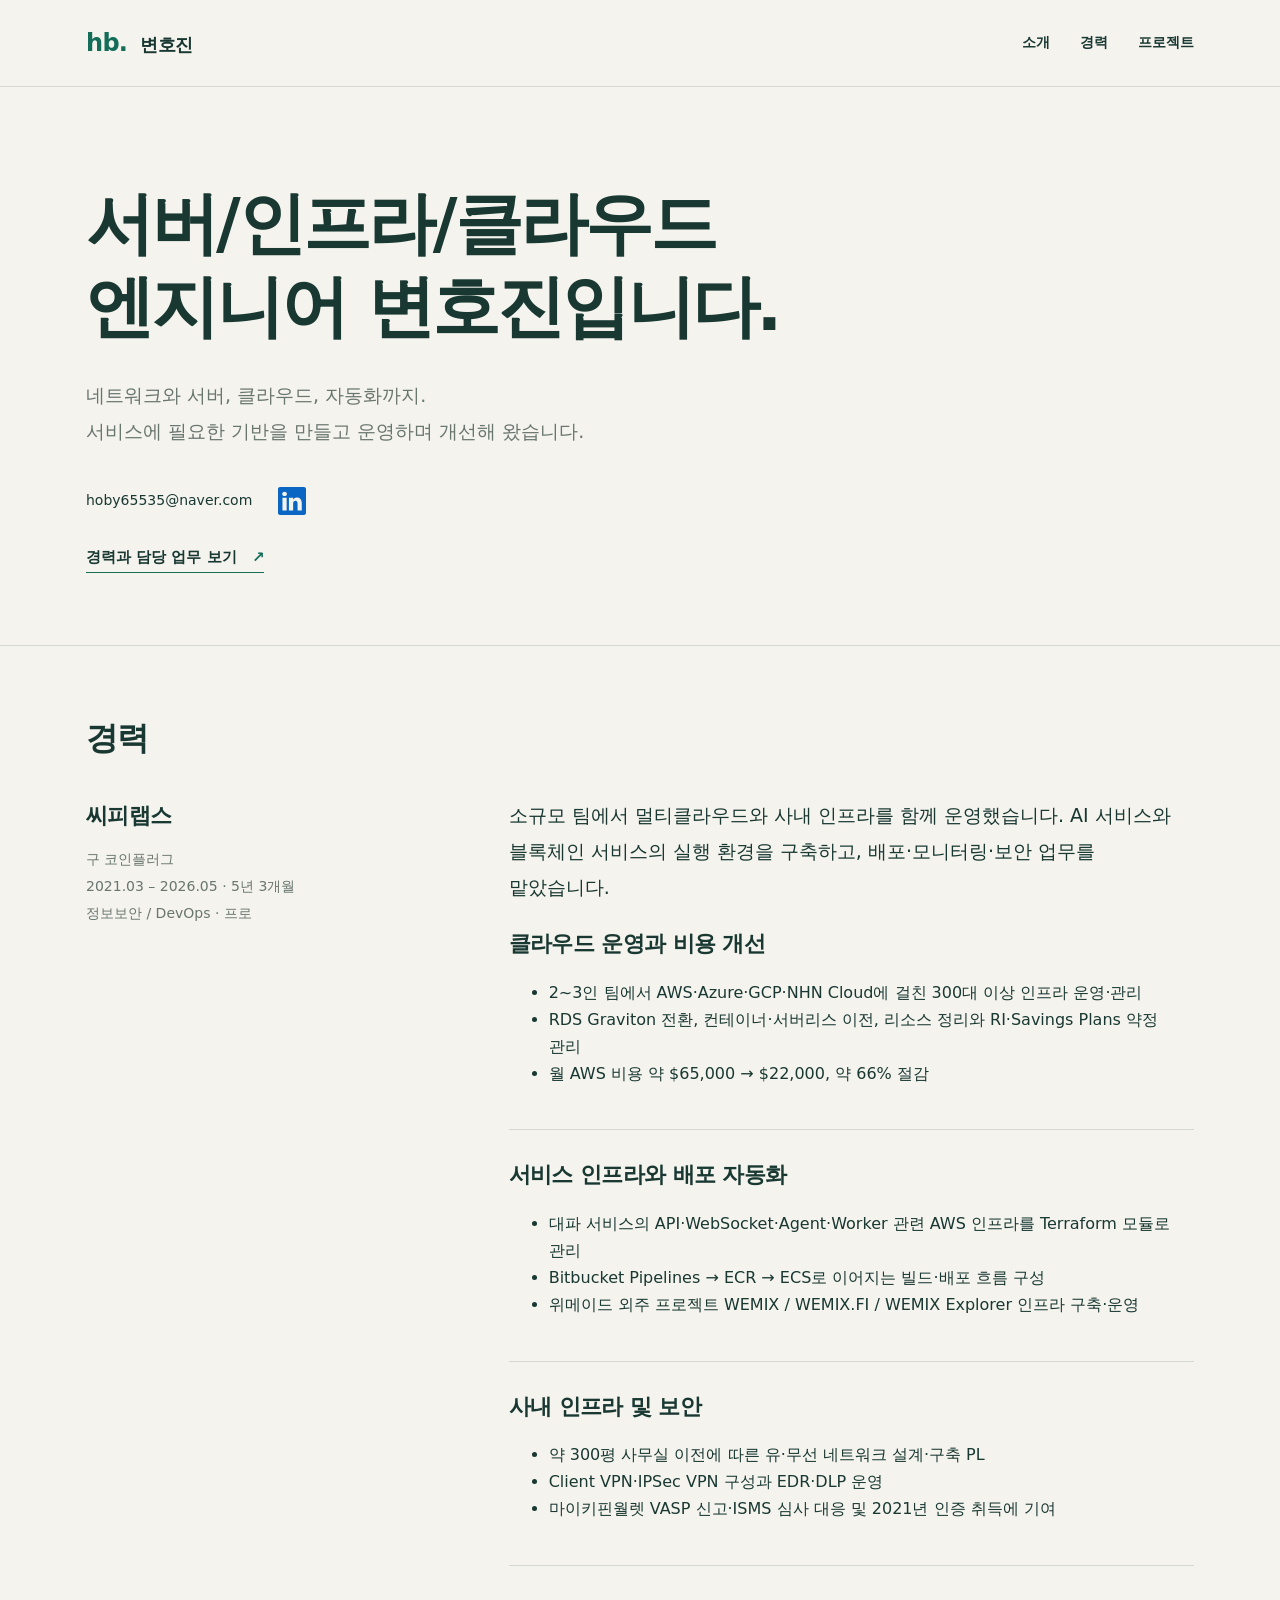
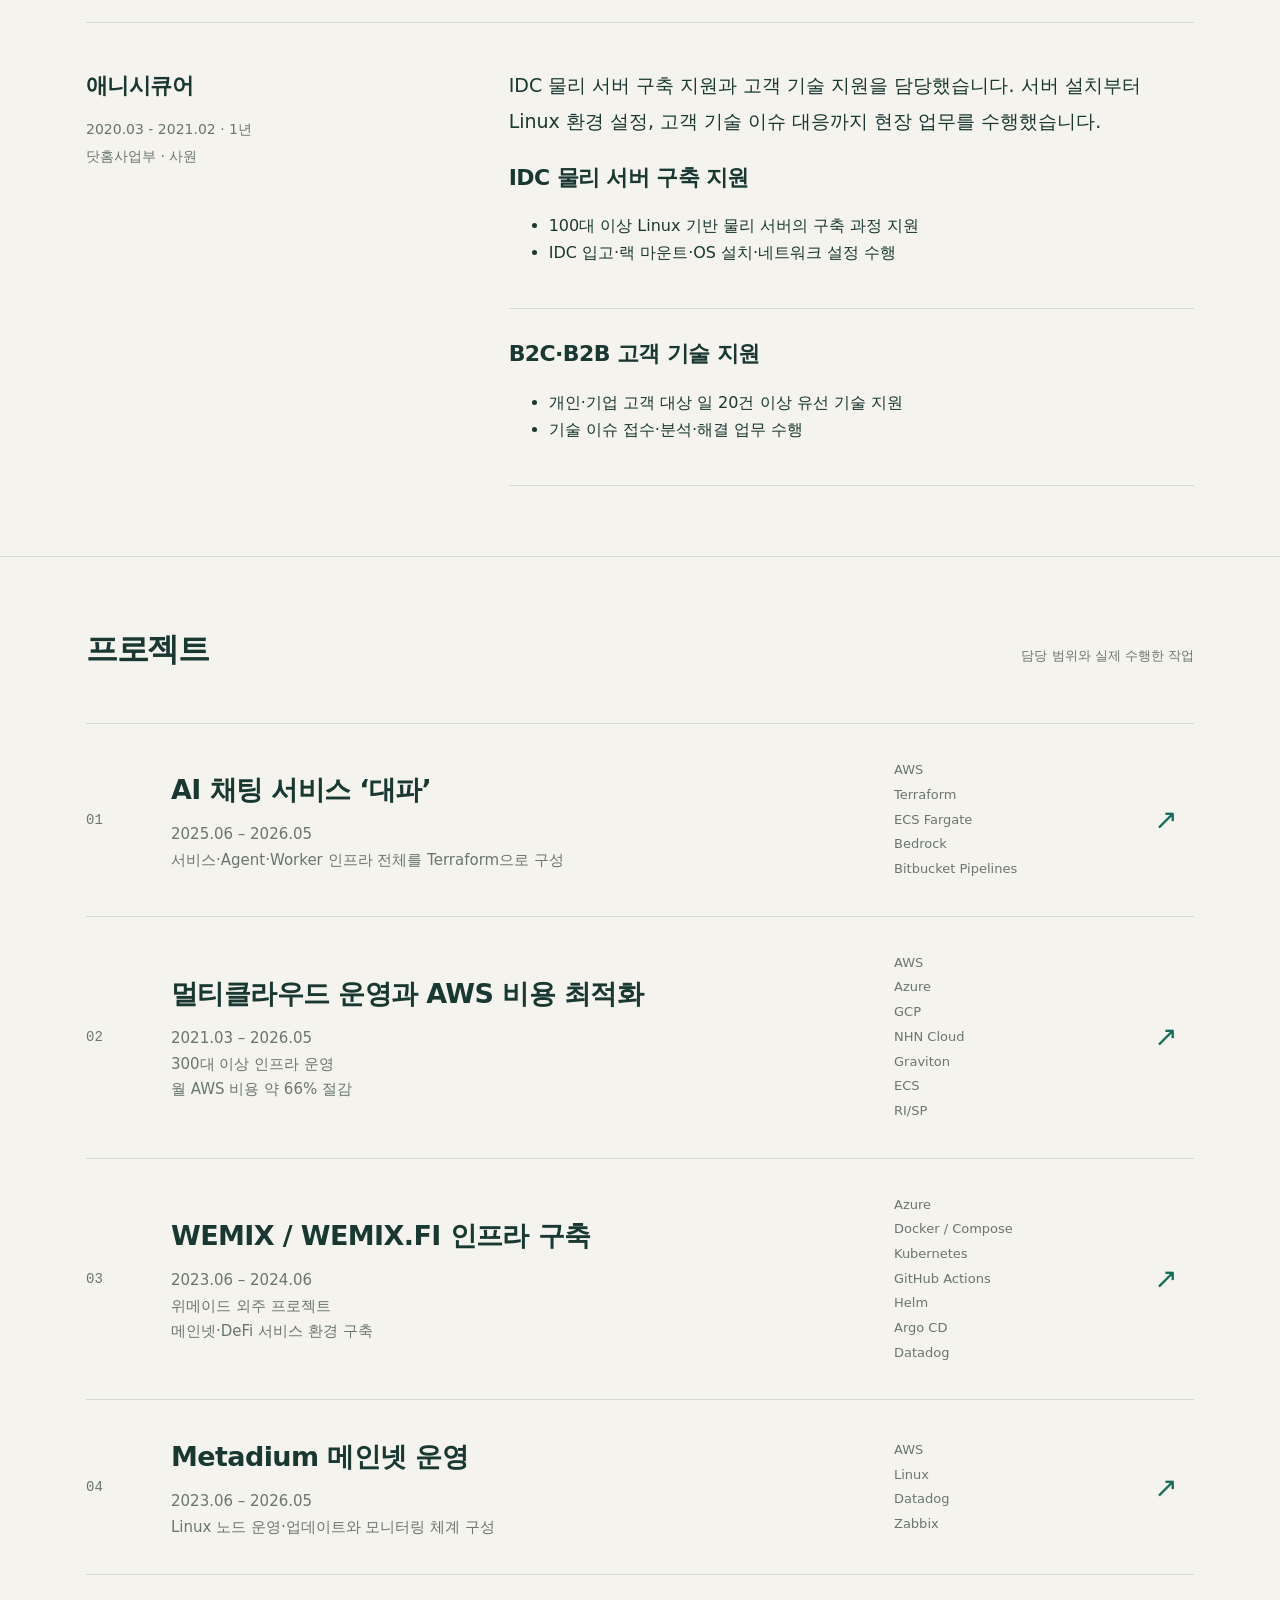
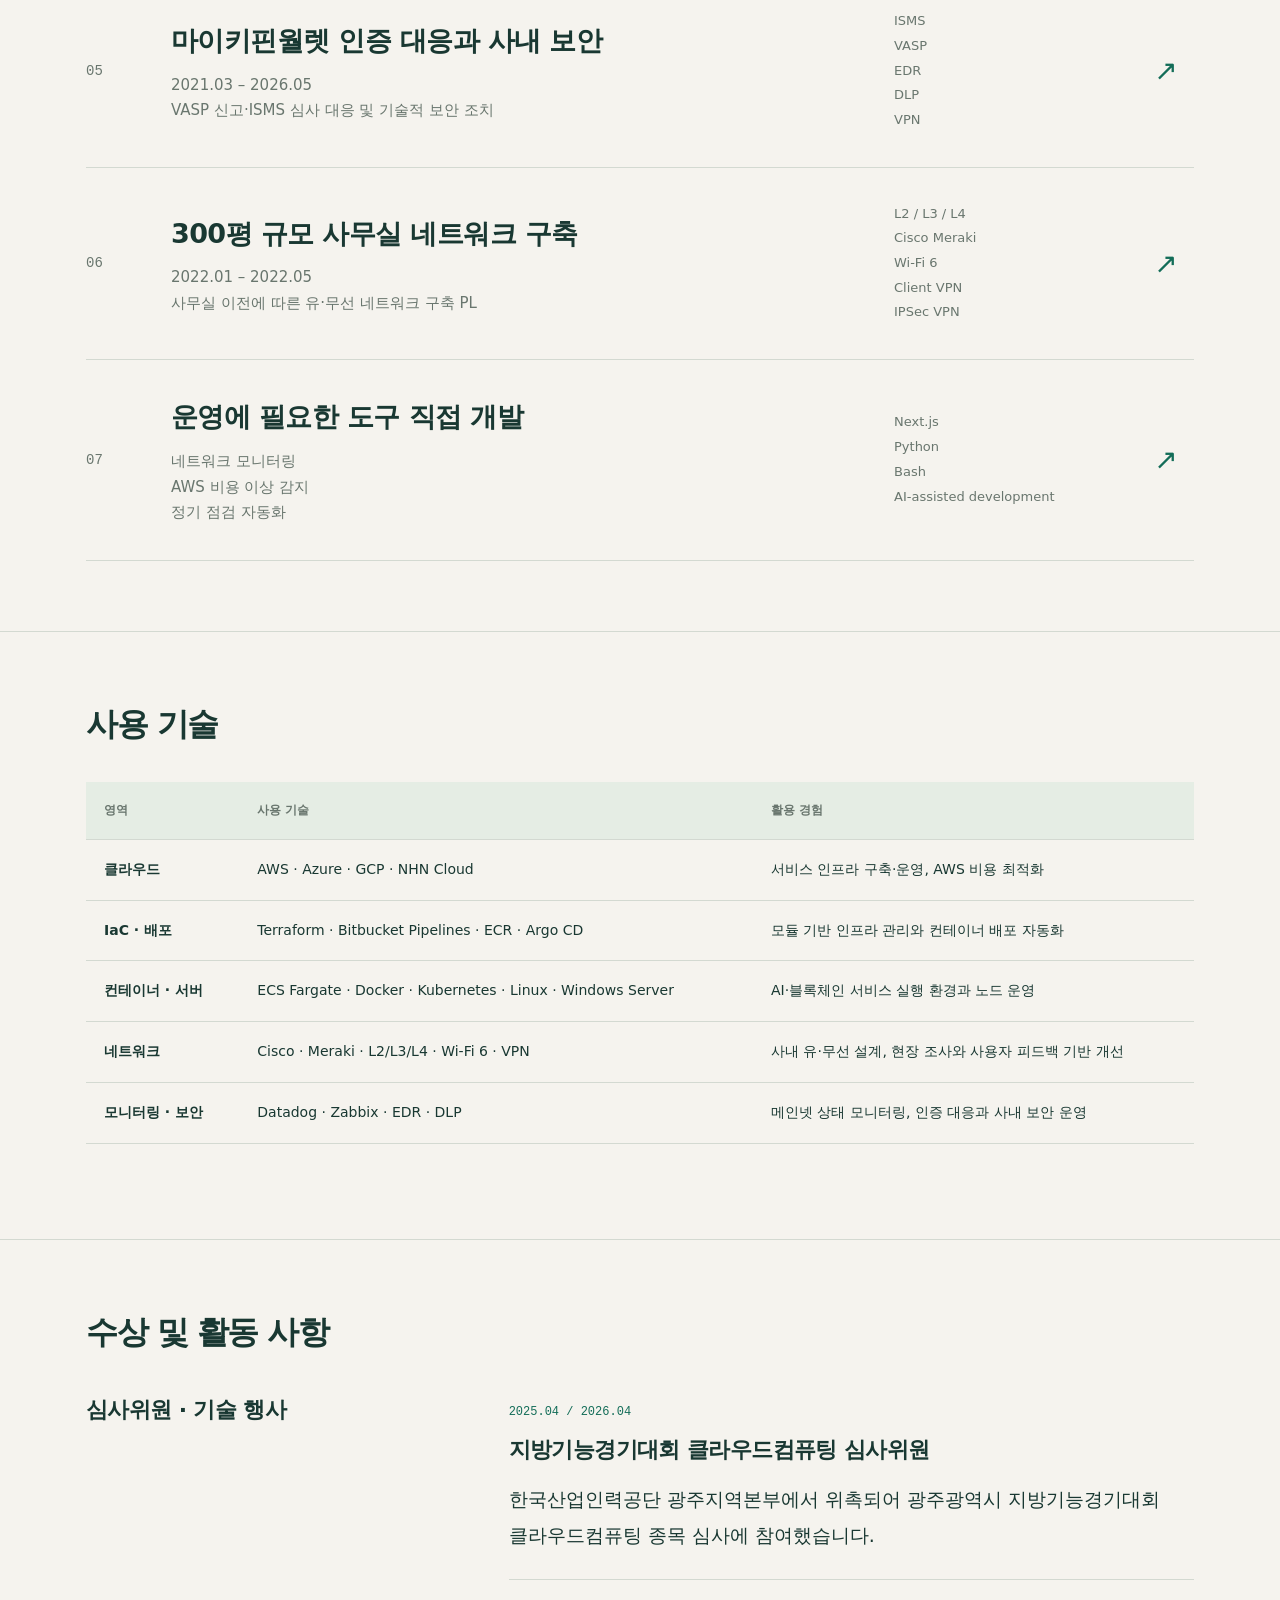
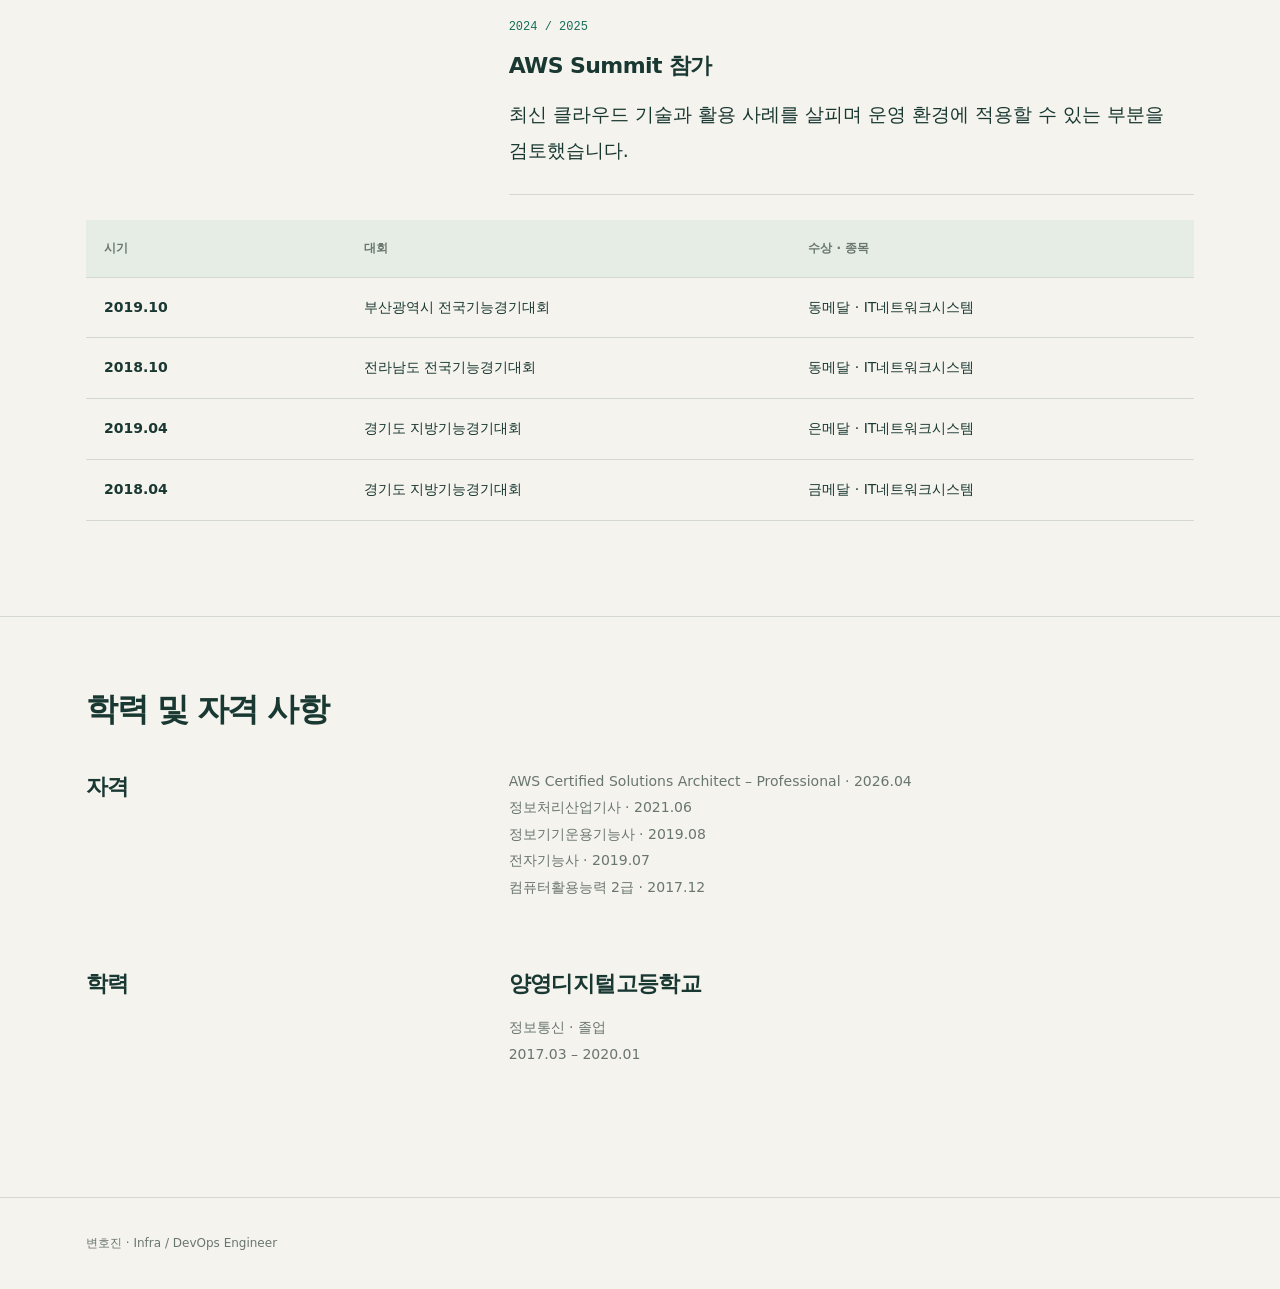
<file: index.html>
<!doctype html><html lang="ko"><head><meta charset="utf-8"><meta name="viewport" content="width=device-width,initial-scale=1"><title>변호진 · Infra / DevOps Engineer</title><meta name="description" content="변호진의 AWS 인프라 설계, 비용 최적화, 운영 자동화 포트폴리오."><meta name="theme-color" content="#193832"><link rel="stylesheet" href="assets/style.css?v=linkedin-v1"><script src="assets/app.js" defer></script></head><body><a class="skip" href="#main">본문으로 바로가기</a><header class="top"><div class="wrap top-inner"><a class="brand" href="index.html"><span>hb.</span>변호진</a><nav aria-label="주요 메뉴"><a href="index.html#about">소개</a><a href="index.html#experience">경력</a><a href="index.html#work">프로젝트</a></nav></div></header>
<main id="main">
<section class="hero" id="about"><div class="wrap"><div class="hero-grid" style="grid-template-columns:1fr"><div><h1>서버/인프라/클라우드<br>엔지니어 변호진입니다.</h1><p class="lead">네트워크와 서버, 클라우드, 자동화까지.<br>서비스에 필요한 기반을 만들고 운영하며 개선해 왔습니다.</p><div class="hero-contact"><a class="contact-email" href="mailto:hoby65535@naver.com" aria-label="변호진에게 이메일 보내기">hoby65535@naver.com</a><a class="social-link" href="https://www.linkedin.com/in/hojinbyun/" target="_blank" rel="noopener noreferrer" aria-label="LinkedIn 프로필 (새 탭)" title="LinkedIn"><img src="assets/linkedin.svg" alt="" width="28" height="28"></a></div><a class="text-link" href="#experience">경력과 담당 업무 보기</a></div></div></div></section>
<section class="section" id="experience"><div class="wrap"><div class="section-head"><h2>경력</h2></div><div class="about"><div><h3>씨피랩스</h3><p class="credentials">구 코인플러그<br>2021.03 – 2026.05 · 5년 3개월<br>정보보안 / DevOps · 프로</p></div><div><p>소규모 팀에서 멀티클라우드와 사내 인프라를 함께 운영했습니다. AI 서비스와 블록체인 서비스의 실행 환경을 구축하고, 배포·모니터링·보안 업무를 맡았습니다.</p><div class="decision"><h3>클라우드 운영과 비용 개선</h3><ul><li>2~3인 팀에서 AWS·Azure·GCP·NHN Cloud에 걸친 300대 이상 인프라 운영·관리</li><li>RDS Graviton 전환, 컨테이너·서버리스 이전, 리소스 정리와 RI·Savings Plans 약정 관리</li><li>월 AWS 비용 약 $65,000 → $22,000, 약 66% 절감</li></ul></div><div class="decision"><h3>서비스 인프라와 배포 자동화</h3><ul><li>대파 서비스의 API·WebSocket·Agent·Worker 관련 AWS 인프라를 Terraform 모듈로 관리</li><li>Bitbucket Pipelines → ECR → ECS로 이어지는 빌드·배포 흐름 구성</li><li>위메이드 외주 프로젝트 WEMIX / WEMIX.FI / WEMIX Explorer 인프라 구축·운영</li></ul></div><div class="decision"><h3>사내 인프라 및 보안</h3><ul><li>약 300평 사무실 이전에 따른 유·무선 네트워크 설계·구축 PL</li><li>Client VPN·IPSec VPN 구성과 EDR·DLP 운영</li><li>마이키핀월렛 VASP 신고·ISMS 심사 대응 및 2021년 인증 취득에 기여</li></ul></div></div></div><div class="about" style="margin-top:56px;padding-top:44px;border-top:1px solid var(--line)"><div><h3>애니시큐어</h3><p class="credentials">2020.03 - 2021.02 · 1년<br>닷홈사업부 · 사원</p></div><div><p>IDC 물리 서버 구축 지원과 고객 기술 지원을 담당했습니다. 서버 설치부터 Linux 환경 설정, 고객 기술 이슈 대응까지 현장 업무를 수행했습니다.</p><div class="decision"><h3>IDC 물리 서버 구축 지원</h3><ul><li>100대 이상 Linux 기반 물리 서버의 구축 과정 지원</li><li>IDC 입고·랙 마운트·OS 설치·네트워크 설정 수행</li></ul></div><div class="decision"><h3>B2C·B2B 고객 기술 지원</h3><ul><li>개인·기업 고객 대상 일 20건 이상 유선 기술 지원</li><li>기술 이슈 접수·분석·해결 업무 수행</li></ul></div></div></div></div></section>
<section class="section" id="work"><div class="wrap"><div class="section-head"><h2>프로젝트</h2><p>담당 범위와 실제 수행한 작업</p></div><a class="project" href="daepa.html"><span class="project-num">01</span><div><h3>AI 채팅 서비스 ‘대파’</h3><p>2025.06 – 2026.05<br>서비스·Agent·Worker 인프라 전체를 Terraform으로 구성</p></div><span class="project-tech">AWS<br>Terraform<br>ECS Fargate<br>Bedrock<br>Bitbucket Pipelines</span><span class="project-arrow" aria-hidden="true">↗</span></a><a class="project" href="cost.html"><span class="project-num">02</span><div><h3>멀티클라우드 운영과 AWS 비용 최적화</h3><p>2021.03 – 2026.05<br>300대 이상 인프라 운영<br>월 AWS 비용 약 66% 절감</p></div><span class="project-tech">AWS<br>Azure<br>GCP<br>NHN Cloud<br>Graviton<br>ECS<br>RI/SP</span><span class="project-arrow" aria-hidden="true">↗</span></a><a class="project" href="wemix.html"><span class="project-num">03</span><div><h3>WEMIX / WEMIX.FI 인프라 구축</h3><p>2023.06 – 2024.06<br>위메이드 외주 프로젝트<br>메인넷·DeFi 서비스 환경 구축</p></div><span class="project-tech">Azure<br>Docker / Compose<br>Kubernetes<br>GitHub Actions<br>Helm<br>Argo CD<br>Datadog</span><span class="project-arrow" aria-hidden="true">↗</span></a><a class="project" href="metadium.html"><span class="project-num">04</span><div><h3>Metadium 메인넷 운영</h3><p>2023.06 – 2026.05<br>Linux 노드 운영·업데이트와 모니터링 체계 구성</p></div><span class="project-tech">AWS<br>Linux<br>Datadog<br>Zabbix</span><span class="project-arrow" aria-hidden="true">↗</span></a><a class="project" href="security.html"><span class="project-num">05</span><div><h3>마이키핀월렛 인증 대응과 사내 보안</h3><p>2021.03 – 2026.05<br>VASP 신고·ISMS 심사 대응 및 기술적 보안 조치</p></div><span class="project-tech">ISMS<br>VASP<br>EDR<br>DLP<br>VPN</span><span class="project-arrow" aria-hidden="true">↗</span></a><a class="project" href="network.html"><span class="project-num">06</span><div><h3>300평 규모 사무실 네트워크 구축</h3><p>2022.01 – 2022.05<br>사무실 이전에 따른 유·무선 네트워크 구축 PL</p></div><span class="project-tech">L2 / L3 / L4<br>Cisco Meraki<br>Wi-Fi 6<br>Client VPN<br>IPSec VPN</span><span class="project-arrow" aria-hidden="true">↗</span></a><a class="project" href="tools.html"><span class="project-num">07</span><div><h3>운영에 필요한 도구 직접 개발</h3><p>네트워크 모니터링<br>AWS 비용 이상 감지<br>정기 점검 자동화</p></div><span class="project-tech">Next.js<br>Python<br>Bash<br>AI-assisted development</span><span class="project-arrow" aria-hidden="true">↗</span></a></div></section>

<section class="section" id="skills"><div class="wrap"><div class="section-head"><h2>사용 기술</h2></div><div class="wide-table"><table><thead><tr><th scope="col">영역</th><th scope="col">사용 기술</th><th scope="col">활용 경험</th></tr></thead><tbody>
<tr><td>클라우드</td><td>AWS · Azure · GCP · NHN Cloud</td><td>서비스 인프라 구축·운영, AWS 비용 최적화</td></tr>
<tr><td>IaC · 배포</td><td>Terraform · Bitbucket Pipelines · ECR · Argo CD</td><td>모듈 기반 인프라 관리와 컨테이너 배포 자동화</td></tr>
<tr><td>컨테이너 · 서버</td><td>ECS Fargate · Docker · Kubernetes · Linux · Windows Server</td><td>AI·블록체인 서비스 실행 환경과 노드 운영</td></tr>
<tr><td>네트워크</td><td>Cisco · Meraki · L2/L3/L4 · Wi-Fi 6 · VPN</td><td>사내 유·무선 설계, 현장 조사와 사용자 피드백 기반 개선</td></tr>
<tr><td>모니터링 · 보안</td><td>Datadog · Zabbix · EDR · DLP</td><td>메인넷 상태 모니터링, 인증 대응과 사내 보안 운영</td></tr>

</tbody></table></div></div></section>
<section class="section" id="activities"><div class="wrap"><div class="section-head"><h2>수상 및 활동 사항</h2></div><div class="about"><div><h3>심사위원 · 기술 행사</h3></div><div><div class="decision"><p class="number">2025.04 / 2026.04</p><h3>지방기능경기대회 클라우드컴퓨팅 심사위원</h3><p>한국산업인력공단 광주지역본부에서 위촉되어 광주광역시 지방기능경기대회 클라우드컴퓨팅 종목 심사에 참여했습니다.</p></div><div class="decision"><p class="number">2024 / 2025</p><h3>AWS Summit 참가</h3><p>최신 클라우드 기술과 활용 사례를 살피며 운영 환경에 적용할 수 있는 부분을 검토했습니다.</p></div></div></div><div class="wide-table"><table><thead><tr><th scope="col">시기</th><th scope="col">대회</th><th scope="col">수상 · 종목</th></tr></thead><tbody><tr><td>2019.10</td><td>부산광역시 전국기능경기대회</td><td>동메달 · IT네트워크시스템</td></tr><tr><td>2018.10</td><td>전라남도 전국기능경기대회</td><td>동메달 · IT네트워크시스템</td></tr><tr><td>2019.04</td><td>경기도 지방기능경기대회</td><td>은메달 · IT네트워크시스템</td></tr><tr><td>2018.04</td><td>경기도 지방기능경기대회</td><td>금메달 · IT네트워크시스템</td></tr></tbody></table></div></div></section>
<section class="section" id="credentials"><div class="wrap"><div class="section-head"><h2>학력 및 자격 사항</h2></div><div class="about"><div><h3>자격</h3></div><div><p class="credentials">AWS Certified Solutions Architect – Professional · 2026.04<br>정보처리산업기사 · 2021.06<br>정보기기운용기능사 · 2019.08<br>전자기능사 · 2019.07<br>컴퓨터활용능력 2급 · 2017.12</p></div></div><div class="about" style="margin-top:44px"><div><h3>학력</h3></div><div><h3>양영디지털고등학교</h3><p class="credentials">정보통신 · 졸업<br>2017.03 – 2020.01</p></div></div></div></section>

</main><footer><div class="wrap foot"><span>변호진 · Infra / DevOps Engineer</span></div></footer></body></html>
</file>
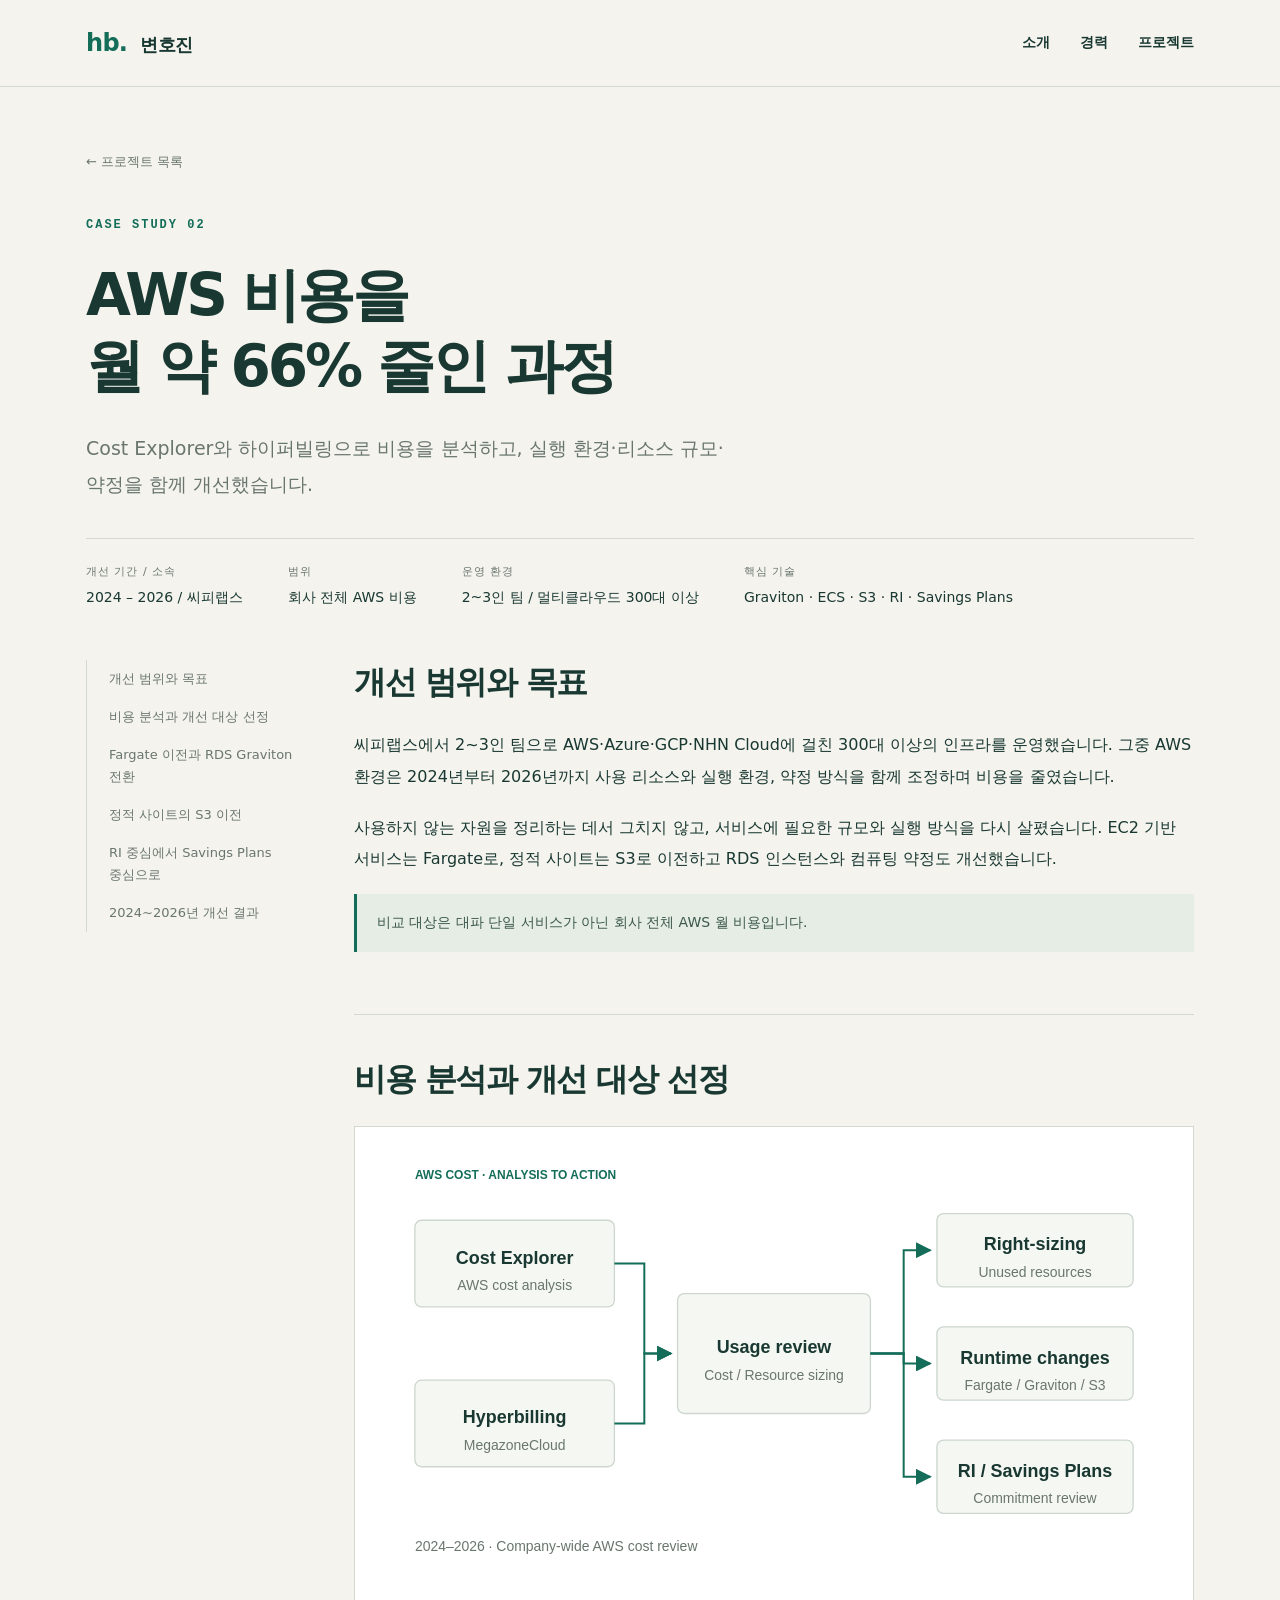
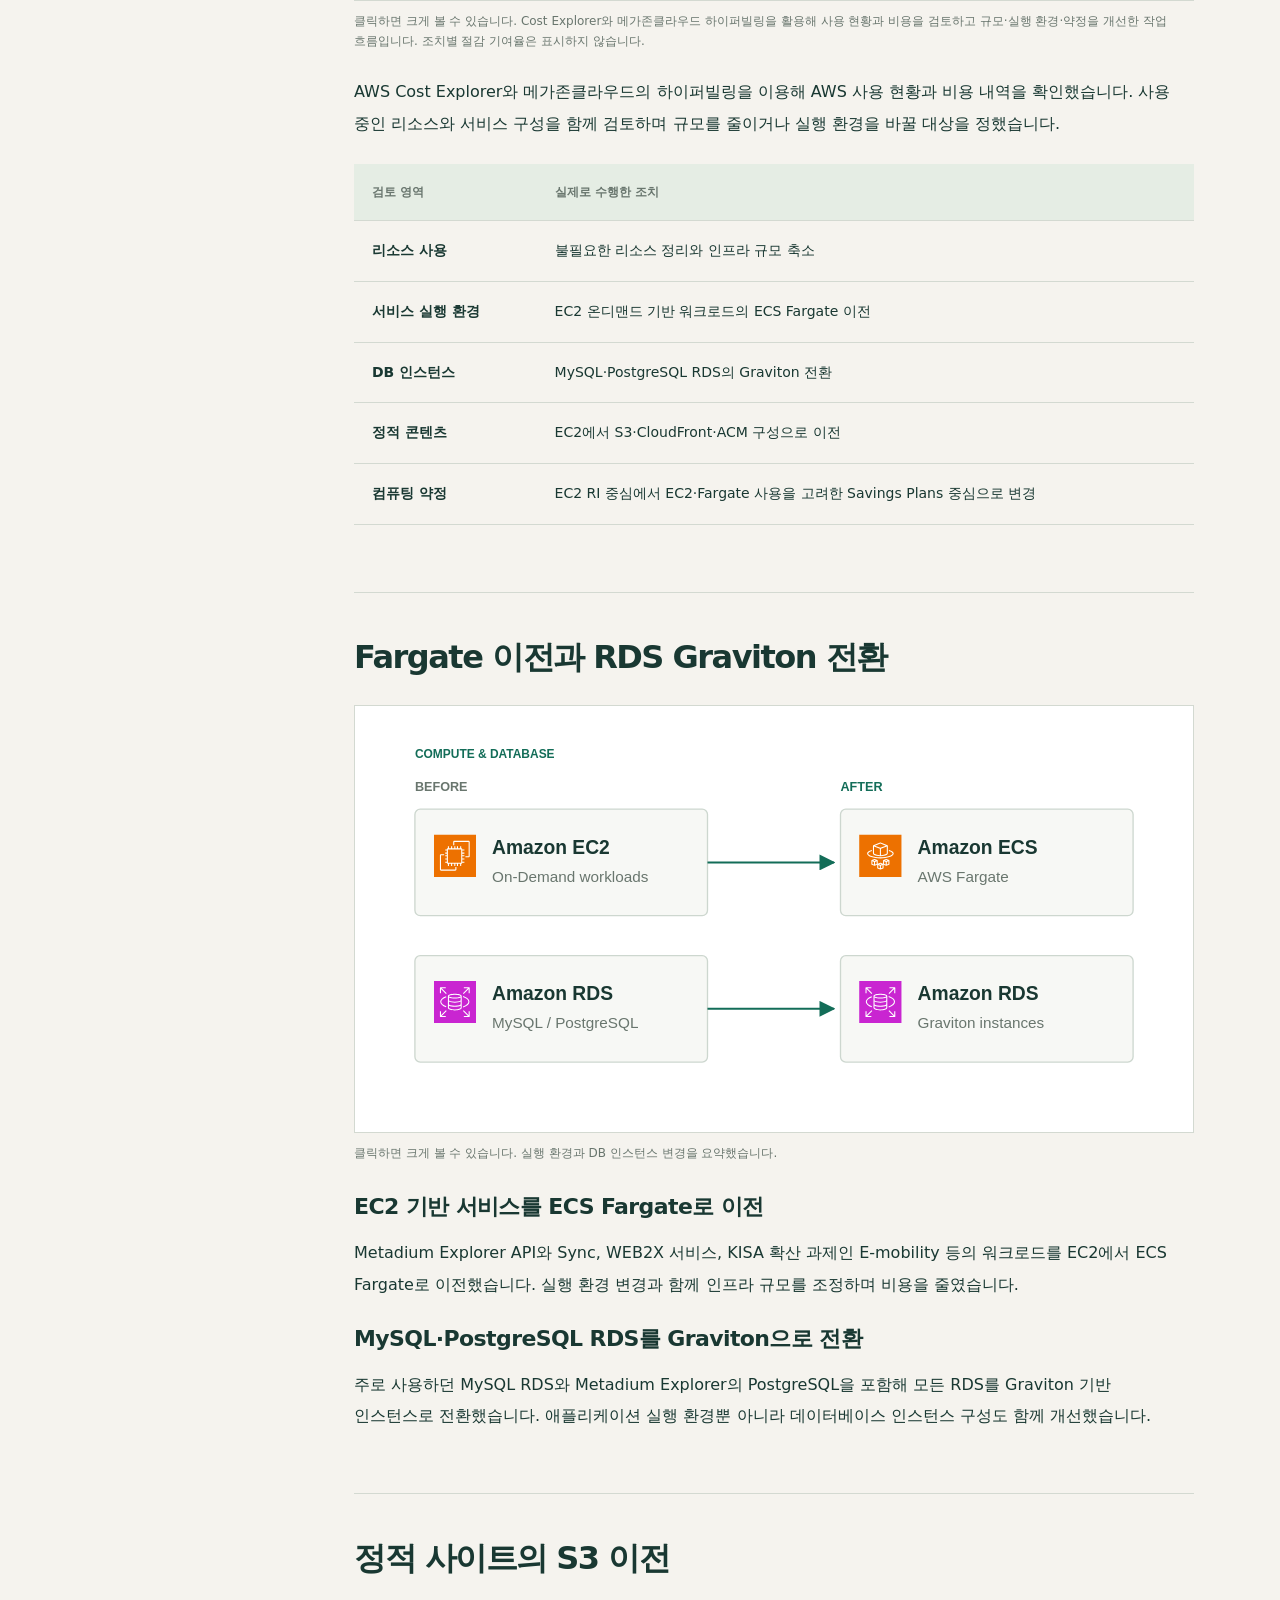
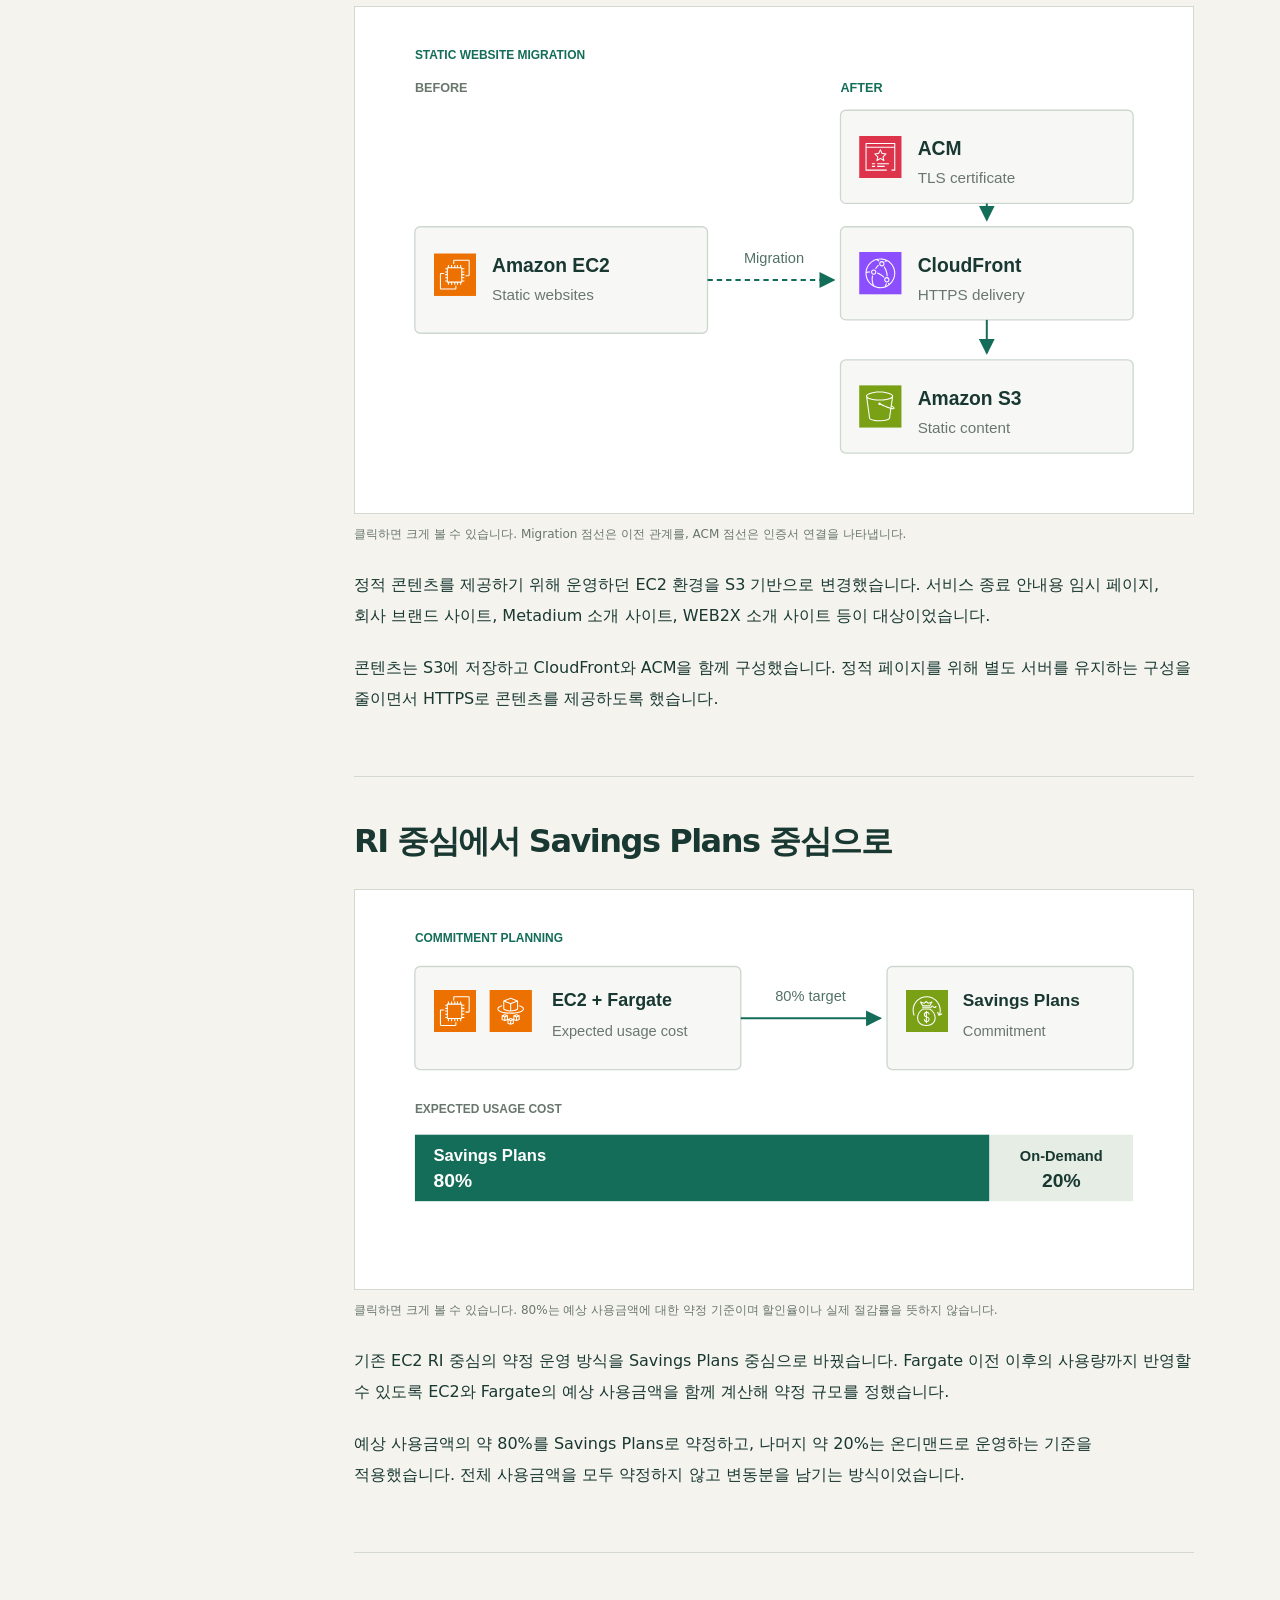
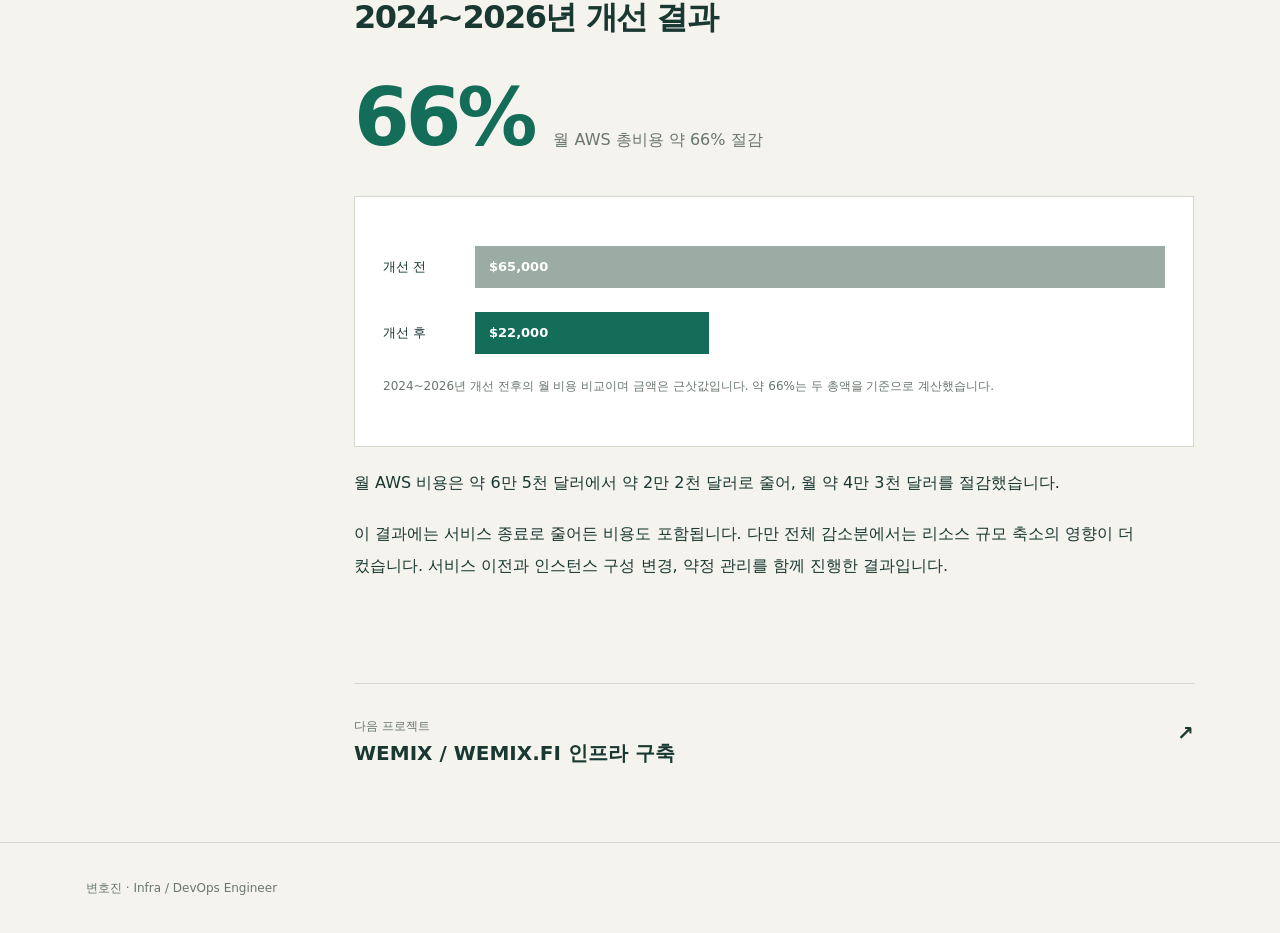
<file: cost.html>
<!doctype html><html lang="ko"><head><meta charset="utf-8"><meta name="viewport" content="width=device-width,initial-scale=1"><title>AWS 비용 최적화 · 변호진</title><meta name="description" content="AWS 비용을 월 약 65,000달러에서 22,000달러로 절감한 사용 자원·워크로드·약정 관리 사례."><meta name="theme-color" content="#193832"><link rel="stylesheet" href="assets/style.css"><script src="assets/app.js?v=all-diagrams-v2" defer></script></head><body><a class="skip" href="#main">본문으로 바로가기</a><header class="top"><div class="wrap top-inner"><a class="brand" href="index.html"><span>hb.</span>변호진</a><nav aria-label="주요 메뉴"><a href="index.html#about">소개</a><a href="index.html#experience">경력</a><a href="index.html#work">프로젝트</a></nav></div></header><main id="main"><div class="wrap"><header class="case-hero"><a class="back" href="index.html#work">← 프로젝트 목록</a><p class="eyebrow">CASE STUDY 02</p><h1>AWS 비용을<br>월 약 66% 줄인 과정</h1><p class="lead">Cost Explorer와 하이퍼빌링으로 비용을 분석하고, 실행 환경·리소스 규모·약정을 함께 개선했습니다.</p><div class="case-meta"><div><span>개선 기간 / 소속</span>2024 – 2026 / 씨피랩스</div><div><span>범위</span>회사 전체 AWS 비용</div><div><span>운영 환경</span>2~3인 팀 / 멀티클라우드 300대 이상</div><div><span>핵심 기술</span>Graviton · ECS · S3 · RI · Savings Plans</div></div></header><div class="case-layout"><aside class="toc" aria-label="이 페이지 목차"><a href="#context">개선 범위와 목표</a><a href="#analysis">비용 분석과 개선 대상 선정</a><a href="#changes">Fargate 이전과 RDS Graviton 전환</a><a href="#static">정적 사이트의 S3 이전</a><a href="#commitment">RI 중심에서 Savings Plans 중심으로</a><a href="#result">2024~2026년 개선 결과</a></aside><article class="case-content"><section id="context"><h2>개선 범위와 목표</h2><p>씨피랩스에서 2~3인 팀으로 AWS·Azure·GCP·NHN Cloud에 걸친 300대 이상의 인프라를 운영했습니다. 그중 AWS 환경은 2024년부터 2026년까지 사용 리소스와 실행 환경, 약정 방식을 함께 조정하며 비용을 줄였습니다.</p><p>사용하지 않는 자원을 정리하는 데서 그치지 않고, 서비스에 필요한 규모와 실행 방식을 다시 살폈습니다. EC2 기반 서비스는 Fargate로, 정적 사이트는 S3로 이전하고 RDS 인스턴스와 컴퓨팅 약정도 개선했습니다.</p><p class="aside-note">비교 대상은 대파 단일 서비스가 아닌 회사 전체 AWS 월 비용입니다.</p></section><section id="analysis"><h2>비용 분석과 개선 대상 선정</h2><figure class="architecture"><button type="button" data-diagram-dialog="cost-analysis-workflow-dialog" aria-label="비용 분석과 개선 대상 선정 그림 확대"><img src="assets/cost-analysis-workflow.svg" alt="Cost Explorer와 메가존클라우드 하이퍼빌링을 활용해 사용 현황과 비용을 검토하고 규모·실행 환경·약정을 개선한 작업 흐름입니다. 조치별 절감 기여율은 표시하지 않습니다." width="1200" height="650" loading="lazy"></button><figcaption>클릭하면 크게 볼 수 있습니다. Cost Explorer와 메가존클라우드 하이퍼빌링을 활용해 사용 현황과 비용을 검토하고 규모·실행 환경·약정을 개선한 작업 흐름입니다. 조치별 절감 기여율은 표시하지 않습니다.</figcaption></figure><dialog id="cost-analysis-workflow-dialog" aria-label="비용 분석과 개선 대상 선정 확대"><button type="button" class="close">닫기 ×</button><div class="dialog-inner"><img src="assets/cost-analysis-workflow.svg" alt="비용 분석과 개선 대상 선정 확대 이미지"></div></dialog><p>AWS Cost Explorer와 메가존클라우드의 하이퍼빌링을 이용해 AWS 사용 현황과 비용 내역을 확인했습니다. 사용 중인 리소스와 서비스 구성을 함께 검토하며 규모를 줄이거나 실행 환경을 바꿀 대상을 정했습니다.</p><div class="wide-table"><table><thead><tr><th scope="col">검토 영역</th><th scope="col">실제로 수행한 조치</th></tr></thead><tbody><tr><td>리소스 사용</td><td>불필요한 리소스 정리와 인프라 규모 축소</td></tr><tr><td>서비스 실행 환경</td><td>EC2 온디맨드 기반 워크로드의 ECS Fargate 이전</td></tr><tr><td>DB 인스턴스</td><td>MySQL·PostgreSQL RDS의 Graviton 전환</td></tr><tr><td>정적 콘텐츠</td><td>EC2에서 S3·CloudFront·ACM 구성으로 이전</td></tr><tr><td>컴퓨팅 약정</td><td>EC2 RI 중심에서 EC2·Fargate 사용을 고려한 Savings Plans 중심으로 변경</td></tr></tbody></table></div></section><section id="changes"><h2>Fargate 이전과 RDS Graviton 전환</h2><figure class="architecture"><button type="button" data-open-cost-compute aria-label="실행 환경과 RDS 전후 비교 그림 확대"><img src="assets/cost-compute-migration.svg" alt="EC2 온디맨드 워크로드의 ECS Fargate 이전과 RDS MySQL·PostgreSQL의 Graviton 전환" width="1200" height="580" loading="lazy"></button><figcaption>클릭하면 크게 볼 수 있습니다. 실행 환경과 DB 인스턴스 변경을 요약했습니다.</figcaption></figure><dialog id="cost-compute-dialog" aria-label="실행 환경과 RDS 전후 비교 확대"><button type="button" class="close">닫기 ×</button><div class="dialog-inner"><img src="assets/cost-compute-migration.svg" alt="실행 환경과 RDS 전후 비교 확대 이미지"></div></dialog><h3>EC2 기반 서비스를 ECS Fargate로 이전</h3><p>Metadium Explorer API와 Sync, WEB2X 서비스, KISA 확산 과제인 E-mobility 등의 워크로드를 EC2에서 ECS Fargate로 이전했습니다. 실행 환경 변경과 함께 인프라 규모를 조정하며 비용을 줄였습니다.</p><h3>MySQL·PostgreSQL RDS를 Graviton으로 전환</h3><p>주로 사용하던 MySQL RDS와 Metadium Explorer의 PostgreSQL을 포함해 모든 RDS를 Graviton 기반 인스턴스로 전환했습니다. 애플리케이션 실행 환경뿐 아니라 데이터베이스 인스턴스 구성도 함께 개선했습니다.</p></section><section id="static"><h2>정적 사이트의 S3 이전</h2><figure class="architecture"><button type="button" data-open-cost-static aria-label="정적 사이트 이전 그림 확대"><img src="assets/cost-static-migration.svg" alt="EC2에서 제공하던 정적 사이트를 S3로 이전하고 CloudFront와 ACM을 연결한 구성" width="1200" height="700" loading="lazy"></button><figcaption>클릭하면 크게 볼 수 있습니다. Migration 점선은 이전 관계를, ACM 점선은 인증서 연결을 나타냅니다.</figcaption></figure><dialog id="cost-static-dialog" aria-label="정적 사이트 이전 확대"><button type="button" class="close">닫기 ×</button><div class="dialog-inner"><img src="assets/cost-static-migration.svg" alt="정적 사이트 이전 확대 이미지"></div></dialog><p>정적 콘텐츠를 제공하기 위해 운영하던 EC2 환경을 S3 기반으로 변경했습니다. 서비스 종료 안내용 임시 페이지, 회사 브랜드 사이트, Metadium 소개 사이트, WEB2X 소개 사이트 등이 대상이었습니다.</p><p>콘텐츠는 S3에 저장하고 CloudFront와 ACM을 함께 구성했습니다. 정적 페이지를 위해 별도 서버를 유지하는 구성을 줄이면서 HTTPS로 콘텐츠를 제공하도록 했습니다.</p></section><section id="commitment"><h2>RI 중심에서 Savings Plans 중심으로</h2><figure class="architecture"><button type="button" data-open-cost-sp aria-label="Savings Plans 약정 기준 그림 확대"><img src="assets/cost-savings-plans.svg" alt="EC2·Fargate 예상 사용금액의 약 80%를 Savings Plans로 약정하고 약 20%를 온디맨드로 운영한 설계 기준" width="1200" height="540" loading="lazy"></button><figcaption>클릭하면 크게 볼 수 있습니다. 80%는 예상 사용금액에 대한 약정 기준이며 할인율이나 실제 절감률을 뜻하지 않습니다.</figcaption></figure><dialog id="cost-sp-dialog" aria-label="Savings Plans 약정 기준 확대"><button type="button" class="close">닫기 ×</button><div class="dialog-inner"><img src="assets/cost-savings-plans.svg" alt="Savings Plans 약정 기준 확대 이미지"></div></dialog><p>기존 EC2 RI 중심의 약정 운영 방식을 Savings Plans 중심으로 바꿨습니다. Fargate 이전 이후의 사용량까지 반영할 수 있도록 EC2와 Fargate의 예상 사용금액을 함께 계산해 약정 규모를 정했습니다.</p><p>예상 사용금액의 약 80%를 Savings Plans로 약정하고, 나머지 약 20%는 온디맨드로 운영하는 기준을 적용했습니다. 전체 사용금액을 모두 약정하지 않고 변동분을 남기는 방식이었습니다.</p></section><section id="result"><h2>2024~2026년 개선 결과</h2><div class="cost-hero"><strong>66%</strong><span>월 AWS 총비용 약 66% 절감</span></div><div class="cost-chart" role="img" aria-label="2024년부터 2026년까지 개선한 회사 전체 월 AWS 비용 비교. 개선 전 약 65,000달러, 개선 후 약 22,000달러, 월 약 43,000달러 감소."><div class="bar-row"><span>개선 전</span><div class="bar-track"><div class="bar" style="width:100%">$65,000</div></div></div><div class="bar-row"><span>개선 후</span><div class="bar-track"><div class="bar after" style="width:33.85%">$22,000</div></div></div><p class="chart-note">2024~2026년 개선 전후의 월 비용 비교이며 금액은 근삿값입니다. 약 66%는 두 총액을 기준으로 계산했습니다.</p></div><p>월 AWS 비용은 약 6만 5천 달러에서 약 2만 2천 달러로 줄어, 월 약 4만 3천 달러를 절감했습니다.</p><p>이 결과에는 서비스 종료로 줄어든 비용도 포함됩니다. 다만 전체 감소분에서는 리소스 규모 축소의 영향이 더 컸습니다. 서비스 이전과 인스턴스 구성 변경, 약정 관리를 함께 진행한 결과입니다.</p></section><a class="next" href="wemix.html"><div><span>다음 프로젝트</span><strong>WEMIX / WEMIX.FI 인프라 구축</strong></div><strong aria-hidden="true">↗</strong></a></article></div></div></main><footer><div class="wrap foot"><span>변호진 · Infra / DevOps Engineer</span></div></footer></body></html>
</file>
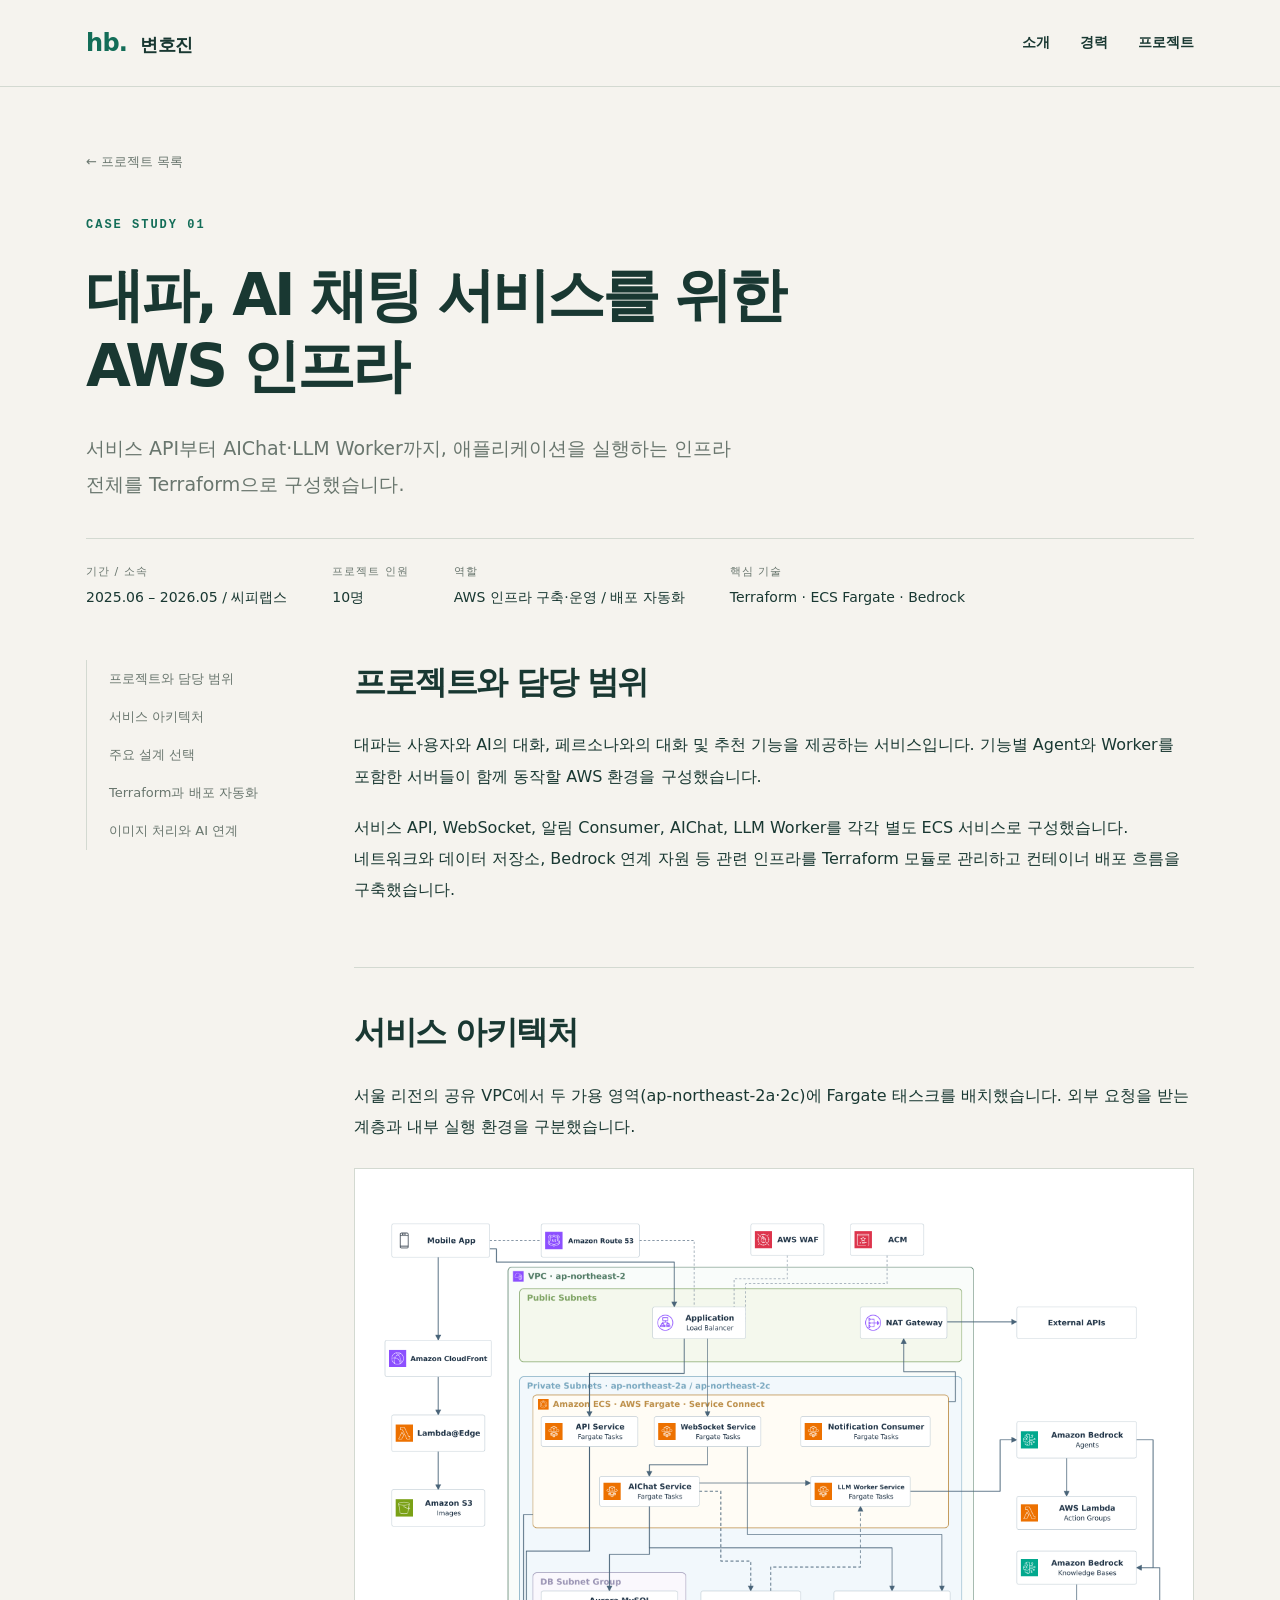
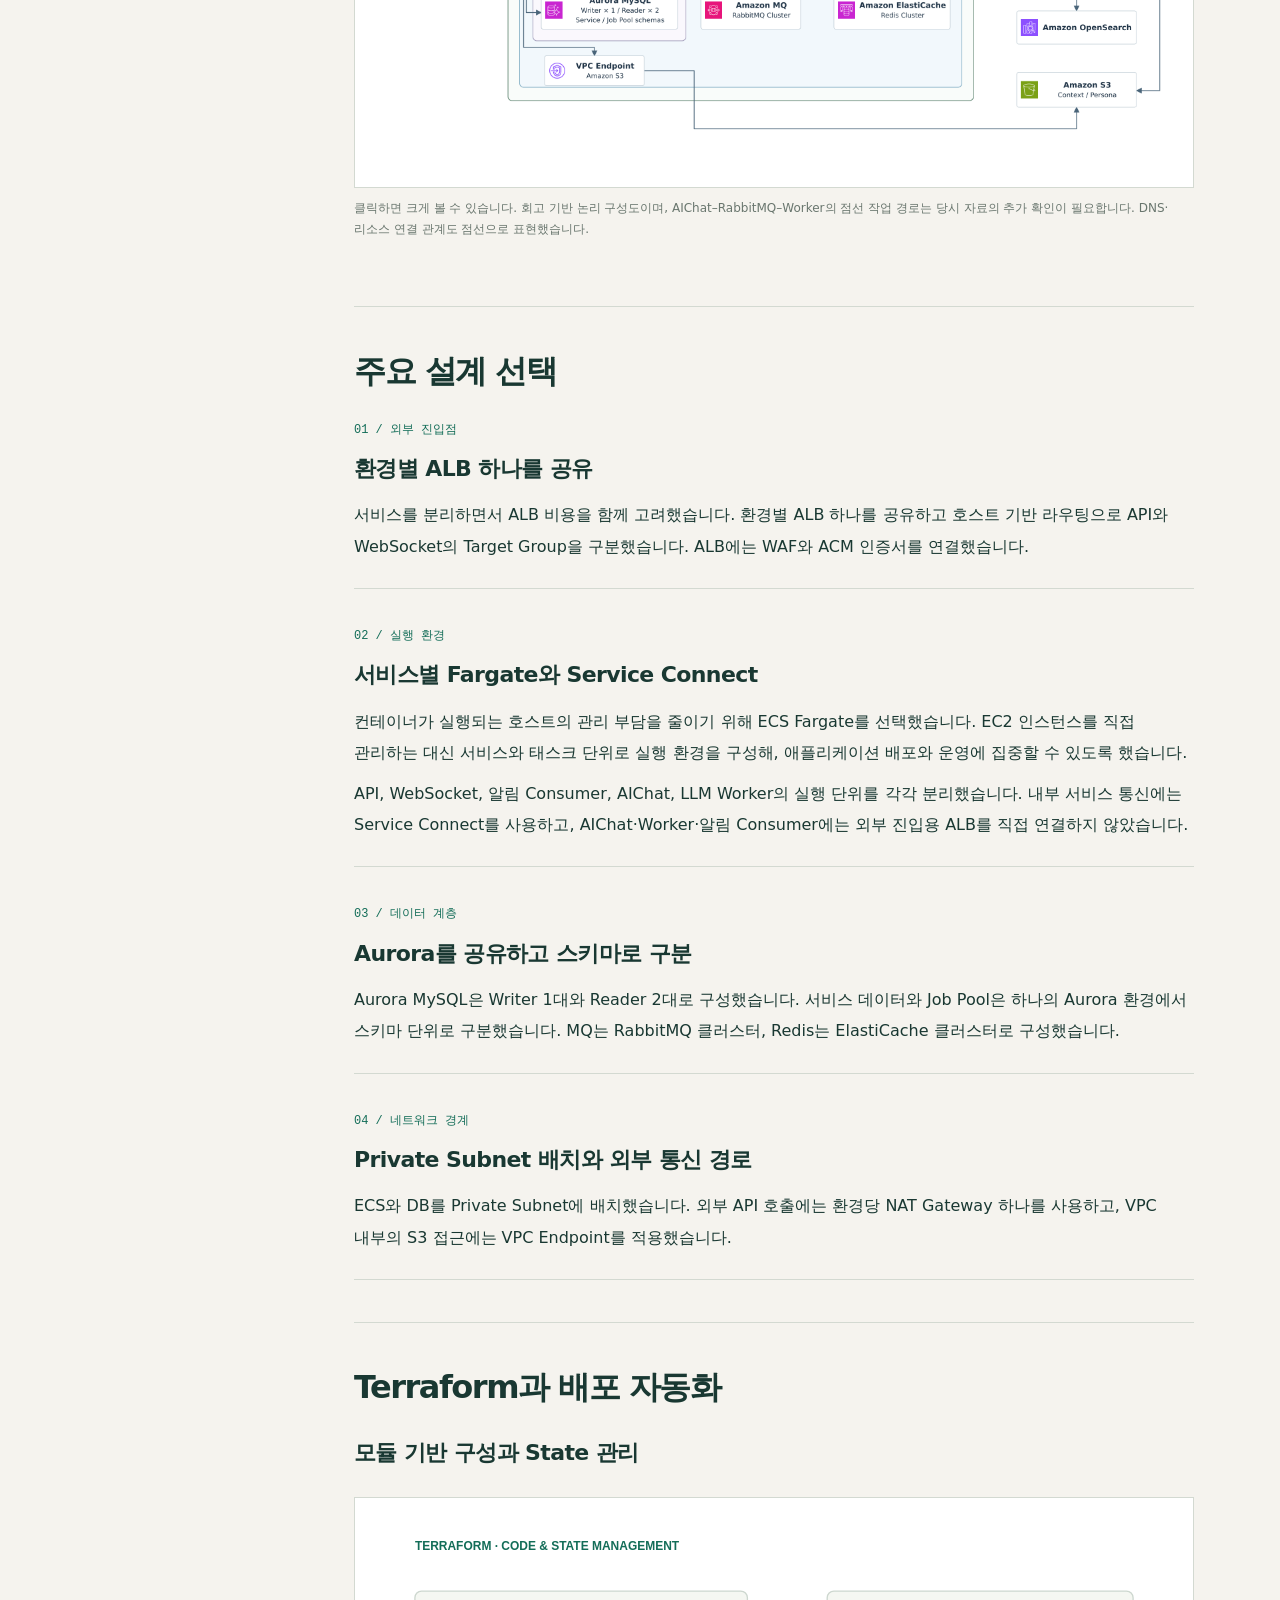
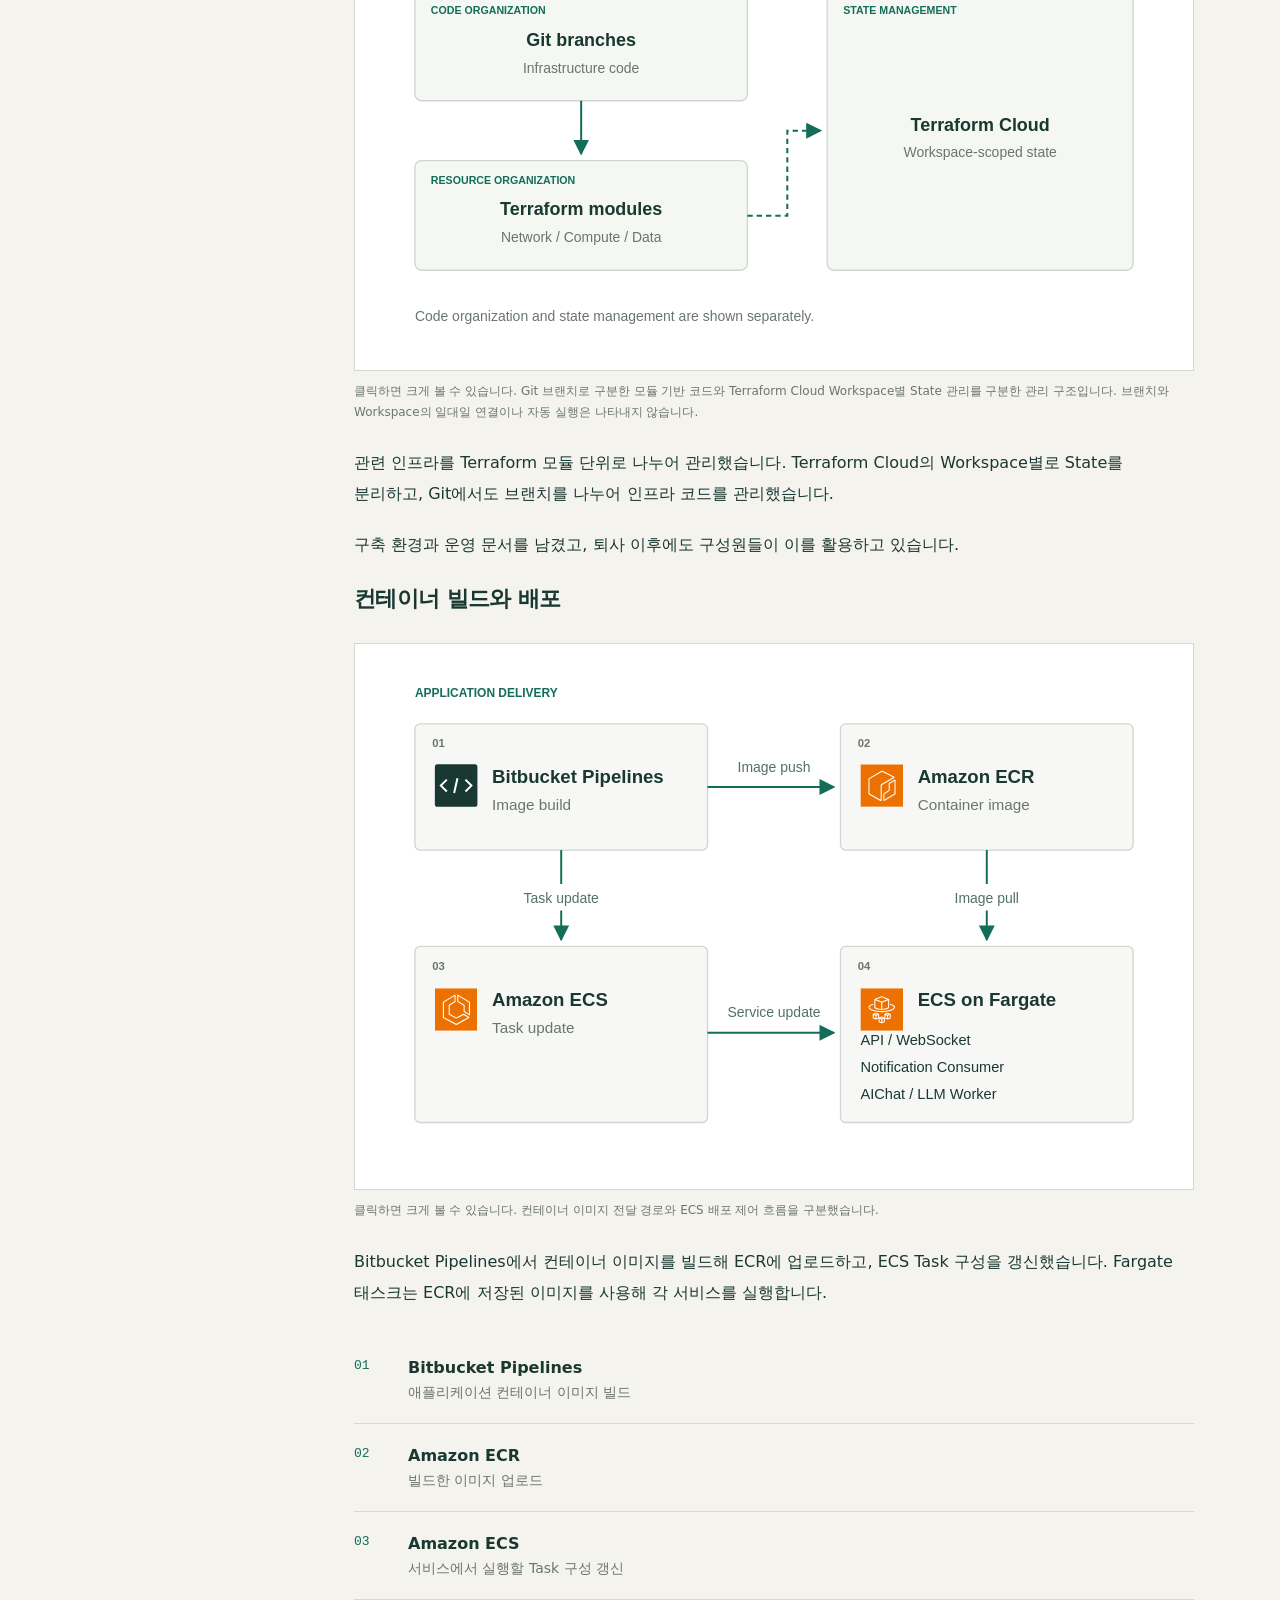
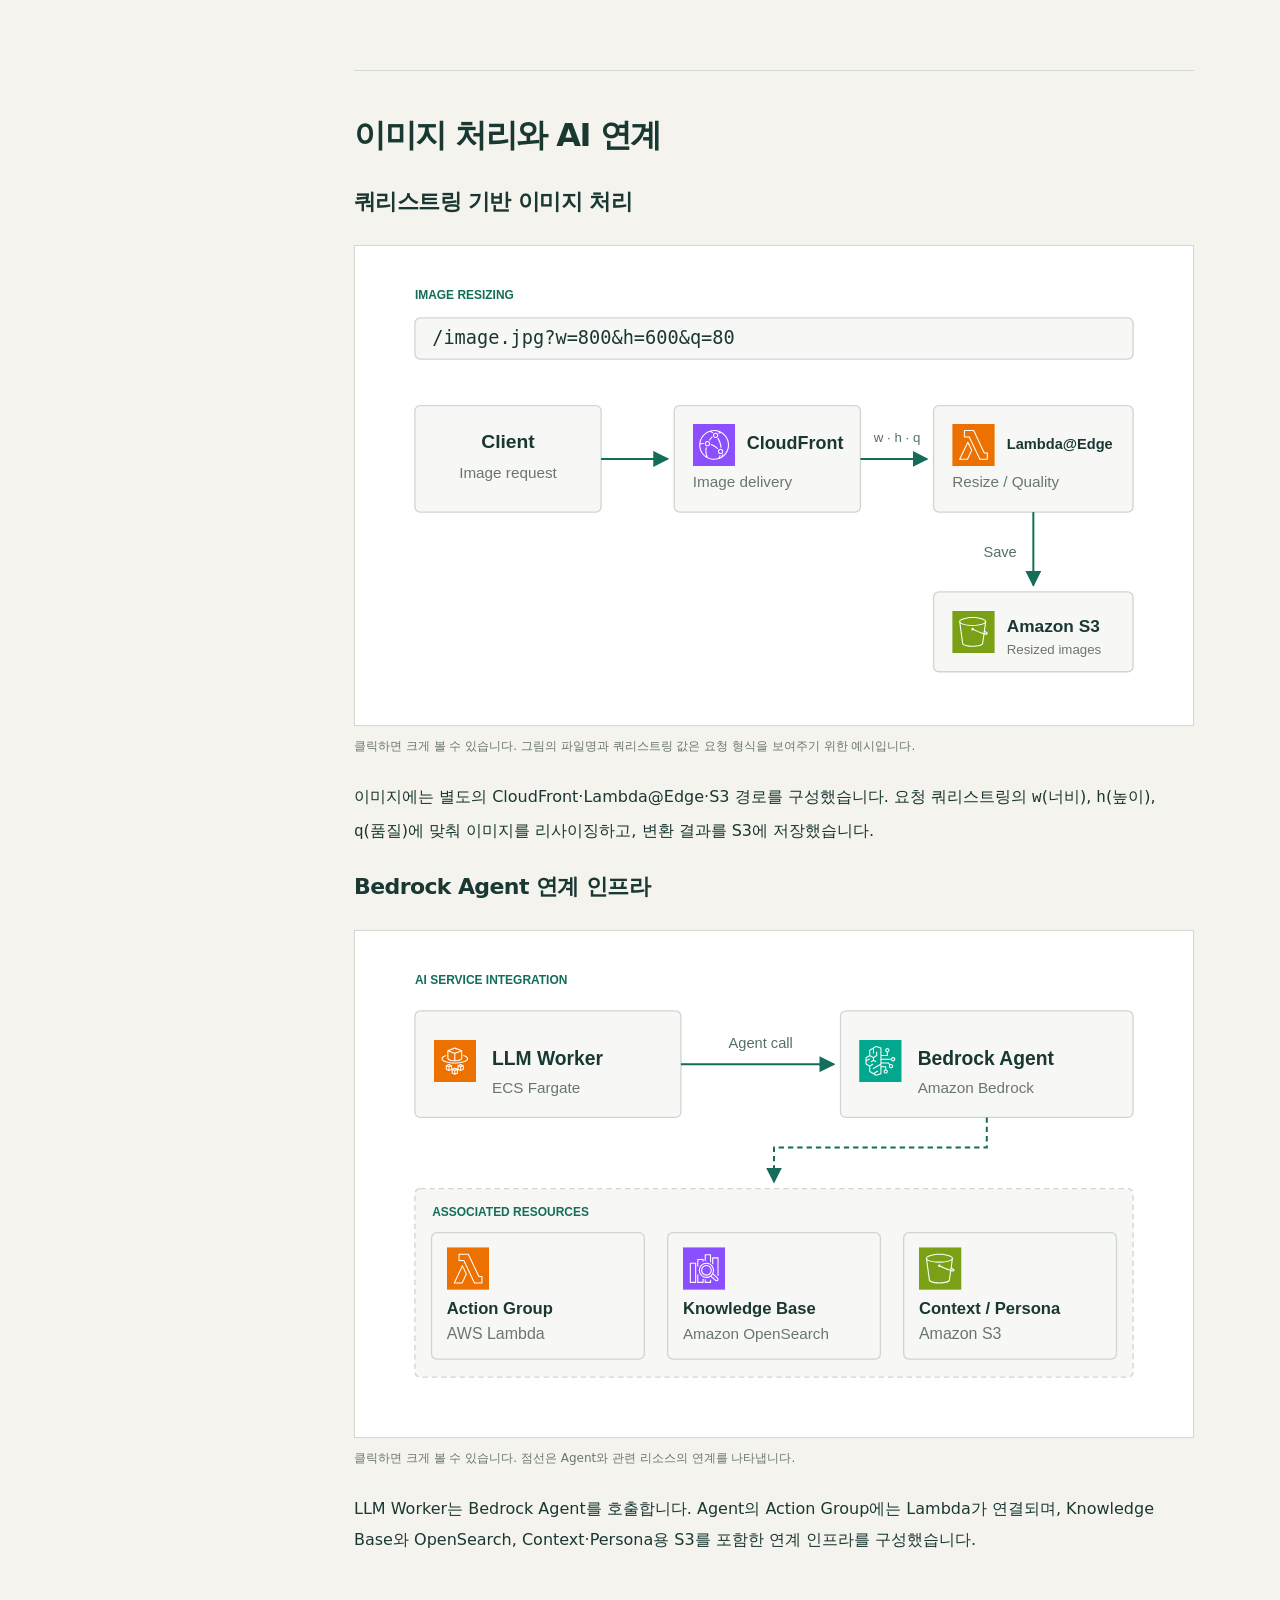
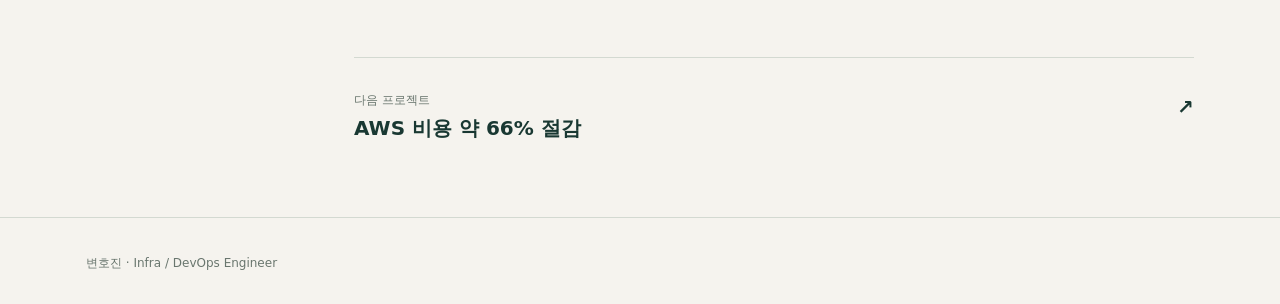
<file: daepa.html>
<!doctype html><html lang="ko"><head><meta charset="utf-8"><meta name="viewport" content="width=device-width,initial-scale=1"><title>대파 AWS 서비스 인프라 · 변호진</title><meta name="description" content="대파 AI 채팅 서비스의 ECS Fargate, 네트워크, 데이터 저장소, Bedrock 연계와 Terraform·CI/CD 구축 사례."><meta name="theme-color" content="#193832"><link rel="stylesheet" href="assets/style.css"><script src="assets/app.js?v=all-diagrams-v2" defer></script></head><body><a class="skip" href="#main">본문으로 바로가기</a><header class="top"><div class="wrap top-inner"><a class="brand" href="index.html"><span>hb.</span>변호진</a><nav aria-label="주요 메뉴"><a href="index.html#about">소개</a><a href="index.html#experience">경력</a><a href="index.html#work">프로젝트</a></nav></div></header><main id="main"><div class="wrap"><header class="case-hero"><a class="back" href="index.html#work">← 프로젝트 목록</a><p class="eyebrow">CASE STUDY 01</p><h1>대파, AI 채팅 서비스를 위한<br>AWS 인프라</h1><p class="lead">서비스 API부터 AIChat·LLM Worker까지, 애플리케이션을 실행하는 인프라 전체를 Terraform으로 구성했습니다.</p><div class="case-meta"><div><span>기간 / 소속</span>2025.06 – 2026.05 / 씨피랩스</div><div><span>프로젝트 인원</span>10명</div><div><span>역할</span>AWS 인프라 구축·운영 / 배포 자동화</div><div><span>핵심 기술</span>Terraform · ECS Fargate · Bedrock</div></div></header><div class="case-layout"><aside class="toc" aria-label="이 페이지 목차"><a href="#scope">프로젝트와 담당 범위</a><a href="#architecture">서비스 아키텍처</a><a href="#decisions">주요 설계 선택</a><a href="#delivery">Terraform과 배포 자동화</a><a href="#image">이미지 처리와 AI 연계</a></aside><article class="case-content"><section id="scope"><h2>프로젝트와 담당 범위</h2><p>대파는 사용자와 AI의 대화, 페르소나와의 대화 및 추천 기능을 제공하는 서비스입니다. 기능별 Agent와 Worker를 포함한 서버들이 함께 동작할 AWS 환경을 구성했습니다.</p><p>서비스 API, WebSocket, 알림 Consumer, AIChat, LLM Worker를 각각 별도 ECS 서비스로 구성했습니다. 네트워크와 데이터 저장소, Bedrock 연계 자원 등 관련 인프라를 Terraform 모듈로 관리하고 컨테이너 배포 흐름을 구축했습니다.</p></section><section id="architecture"><h2>서비스 아키텍처</h2><p>서울 리전의 공유 VPC에서 두 가용 영역(ap-northeast-2a·2c)에 Fargate 태스크를 배치했습니다. 외부 요청을 받는 계층과 내부 실행 환경을 구분했습니다.</p><figure class="architecture"><button type="button" data-open-architecture aria-label="AWS 아키텍처 그림 확대"><img src="assets/daepa-architecture.png" alt="ALB와 WAF, Private Subnet 내 ECS Fargate 서비스, Aurora·MQ·Redis 및 Bedrock 연계를 보여주는 AWS 구성도" width="3600" height="2610" loading="lazy"></button><figcaption>클릭하면 크게 볼 수 있습니다. 회고 기반 논리 구성도이며, AIChat–RabbitMQ–Worker의 점선 작업 경로는 당시 자료의 추가 확인이 필요합니다. DNS·리소스 연결 관계도 점선으로 표현했습니다.</figcaption></figure><dialog id="architecture-dialog" aria-label="대파 AWS 아키텍처 확대"><button type="button" class="close">닫기 ×</button><div class="dialog-inner"><img src="assets/daepa-architecture.png" alt="대파 AWS 서비스 아키텍처 확대 이미지"></div></dialog></section><section id="decisions"><h2>주요 설계 선택</h2><div class="decision"><p class="number">01 / 외부 진입점</p><h3>환경별 ALB 하나를 공유</h3><p>서비스를 분리하면서 ALB 비용을 함께 고려했습니다. 환경별 ALB 하나를 공유하고 호스트 기반 라우팅으로 API와 WebSocket의 Target Group을 구분했습니다. ALB에는 WAF와 ACM 인증서를 연결했습니다.</p></div><div class="decision"><p class="number">02 / 실행 환경</p><h3>서비스별 Fargate와 Service Connect</h3><p>컨테이너가 실행되는 호스트의 관리 부담을 줄이기 위해 ECS Fargate를 선택했습니다. EC2 인스턴스를 직접 관리하는 대신 서비스와 태스크 단위로 실행 환경을 구성해, 애플리케이션 배포와 운영에 집중할 수 있도록 했습니다.</p><p>API, WebSocket, 알림 Consumer, AIChat, LLM Worker의 실행 단위를 각각 분리했습니다. 내부 서비스 통신에는 Service Connect를 사용하고, AIChat·Worker·알림 Consumer에는 외부 진입용 ALB를 직접 연결하지 않았습니다.</p></div><div class="decision"><p class="number">03 / 데이터 계층</p><h3>Aurora를 공유하고 스키마로 구분</h3><p>Aurora MySQL은 Writer 1대와 Reader 2대로 구성했습니다. 서비스 데이터와 Job Pool은 하나의 Aurora 환경에서 스키마 단위로 구분했습니다. MQ는 RabbitMQ 클러스터, Redis는 ElastiCache 클러스터로 구성했습니다.</p></div><div class="decision"><p class="number">04 / 네트워크 경계</p><h3>Private Subnet 배치와 외부 통신 경로</h3><p>ECS와 DB를 Private Subnet에 배치했습니다. 외부 API 호출에는 환경당 NAT Gateway 하나를 사용하고, VPC 내부의 S3 접근에는 VPC Endpoint를 적용했습니다.</p></div></section><section id="delivery"><h2>Terraform과 배포 자동화</h2><h3>모듈 기반 구성과 State 관리</h3><figure class="architecture"><button type="button" data-diagram-dialog="daepa-terraform-management-dialog" aria-label="Terraform 코드와 State 관리 그림 확대"><img src="assets/daepa-terraform-management.svg" alt="Git 브랜치로 구분한 모듈 기반 코드와 Terraform Cloud Workspace별 State 관리를 구분한 관리 구조입니다. 브랜치와 Workspace의 일대일 연결이나 자동 실행은 나타내지 않습니다." width="1200" height="650" loading="lazy"></button><figcaption>클릭하면 크게 볼 수 있습니다. Git 브랜치로 구분한 모듈 기반 코드와 Terraform Cloud Workspace별 State 관리를 구분한 관리 구조입니다. 브랜치와 Workspace의 일대일 연결이나 자동 실행은 나타내지 않습니다.</figcaption></figure><dialog id="daepa-terraform-management-dialog" aria-label="Terraform 코드와 State 관리 확대"><button type="button" class="close">닫기 ×</button><div class="dialog-inner"><img src="assets/daepa-terraform-management.svg" alt="Terraform 코드와 State 관리 확대 이미지"></div></dialog><p>관련 인프라를 Terraform 모듈 단위로 나누어 관리했습니다. Terraform Cloud의 Workspace별로 State를 분리하고, Git에서도 브랜치를 나누어 인프라 코드를 관리했습니다.</p><p>구축 환경과 운영 문서를 남겼고, 퇴사 이후에도 구성원들이 이를 활용하고 있습니다.</p><h3>컨테이너 빌드와 배포</h3><figure class="architecture"><button type="button" data-open-deployment aria-label="대파 배포 자동화 프로세스 그림 확대"><img src="assets/daepa-deployment.svg" alt="Bitbucket Pipelines에서 이미지를 빌드해 ECR에 업로드하고 ECS Task 구성을 갱신한 뒤 Fargate 서비스에서 실행하는 배포 흐름" width="1200" height="760" loading="lazy"></button><figcaption>클릭하면 크게 볼 수 있습니다. 컨테이너 이미지 전달 경로와 ECS 배포 제어 흐름을 구분했습니다.</figcaption></figure><dialog id="deployment-dialog" aria-label="대파 배포 자동화 프로세스 확대"><button type="button" class="close">닫기 ×</button><div class="dialog-inner"><img src="assets/daepa-deployment.svg" alt="대파 컨테이너 배포 자동화 프로세스 확대 이미지"></div></dialog><p>Bitbucket Pipelines에서 컨테이너 이미지를 빌드해 ECR에 업로드하고, ECS Task 구성을 갱신했습니다. Fargate 태스크는 ECR에 저장된 이미지를 사용해 각 서비스를 실행합니다.</p><ol class="flow"><li><div><strong>Bitbucket Pipelines</strong><span>애플리케이션 컨테이너 이미지 빌드</span></div></li><li><div><strong>Amazon ECR</strong><span>빌드한 이미지 업로드</span></div></li><li><div><strong>Amazon ECS</strong><span>서비스에서 실행할 Task 구성 갱신</span></div></li></ol></section><section id="image"><h2>이미지 처리와 AI 연계</h2><h3>쿼리스트링 기반 이미지 처리</h3><figure class="architecture"><button type="button" data-open-image-processing aria-label="이미지 처리 흐름 그림 확대"><img src="assets/daepa-image-processing.svg" alt="w·h·q 쿼리스트링을 받는 CloudFront·Lambda@Edge 이미지 처리 경로와 변환 결과를 저장하는 S3" width="1200" height="660" loading="lazy"></button><figcaption>클릭하면 크게 볼 수 있습니다. 그림의 파일명과 쿼리스트링 값은 요청 형식을 보여주기 위한 예시입니다.</figcaption></figure><dialog id="image-processing-dialog" aria-label="이미지 처리 흐름 확대"><button type="button" class="close">닫기 ×</button><div class="dialog-inner"><img src="assets/daepa-image-processing.svg" alt="이미지 처리 흐름 확대 이미지"></div></dialog><p>이미지에는 별도의 CloudFront·Lambda@Edge·S3 경로를 구성했습니다. 요청 쿼리스트링의 <code>w</code>(너비), <code>h</code>(높이), <code>q</code>(품질)에 맞춰 이미지를 리사이징하고, 변환 결과를 S3에 저장했습니다.</p><h3>Bedrock Agent 연계 인프라</h3><figure class="architecture"><button type="button" data-open-ai-integration aria-label="AI 연계 구성 그림 확대"><img src="assets/daepa-ai-integration.svg" alt="LLM Worker의 Bedrock Agent 호출과 Action Group Lambda, Knowledge Base·OpenSearch, Context·Persona용 S3 연계 구성" width="1200" height="700" loading="lazy"></button><figcaption>클릭하면 크게 볼 수 있습니다. 점선은 Agent와 관련 리소스의 연계를 나타냅니다.</figcaption></figure><dialog id="ai-integration-dialog" aria-label="AI 연계 구성 확대"><button type="button" class="close">닫기 ×</button><div class="dialog-inner"><img src="assets/daepa-ai-integration.svg" alt="AI 연계 구성 확대 이미지"></div></dialog><p>LLM Worker는 Bedrock Agent를 호출합니다. Agent의 Action Group에는 Lambda가 연결되며, Knowledge Base와 OpenSearch, Context·Persona용 S3를 포함한 연계 인프라를 구성했습니다.</p></section><a class="next" href="cost.html"><div><span>다음 프로젝트</span><strong>AWS 비용 약 66% 절감</strong></div><strong aria-hidden="true">↗</strong></a></article></div></div></main><footer><div class="wrap foot"><span>변호진 · Infra / DevOps Engineer</span></div></footer></body></html>
</file>
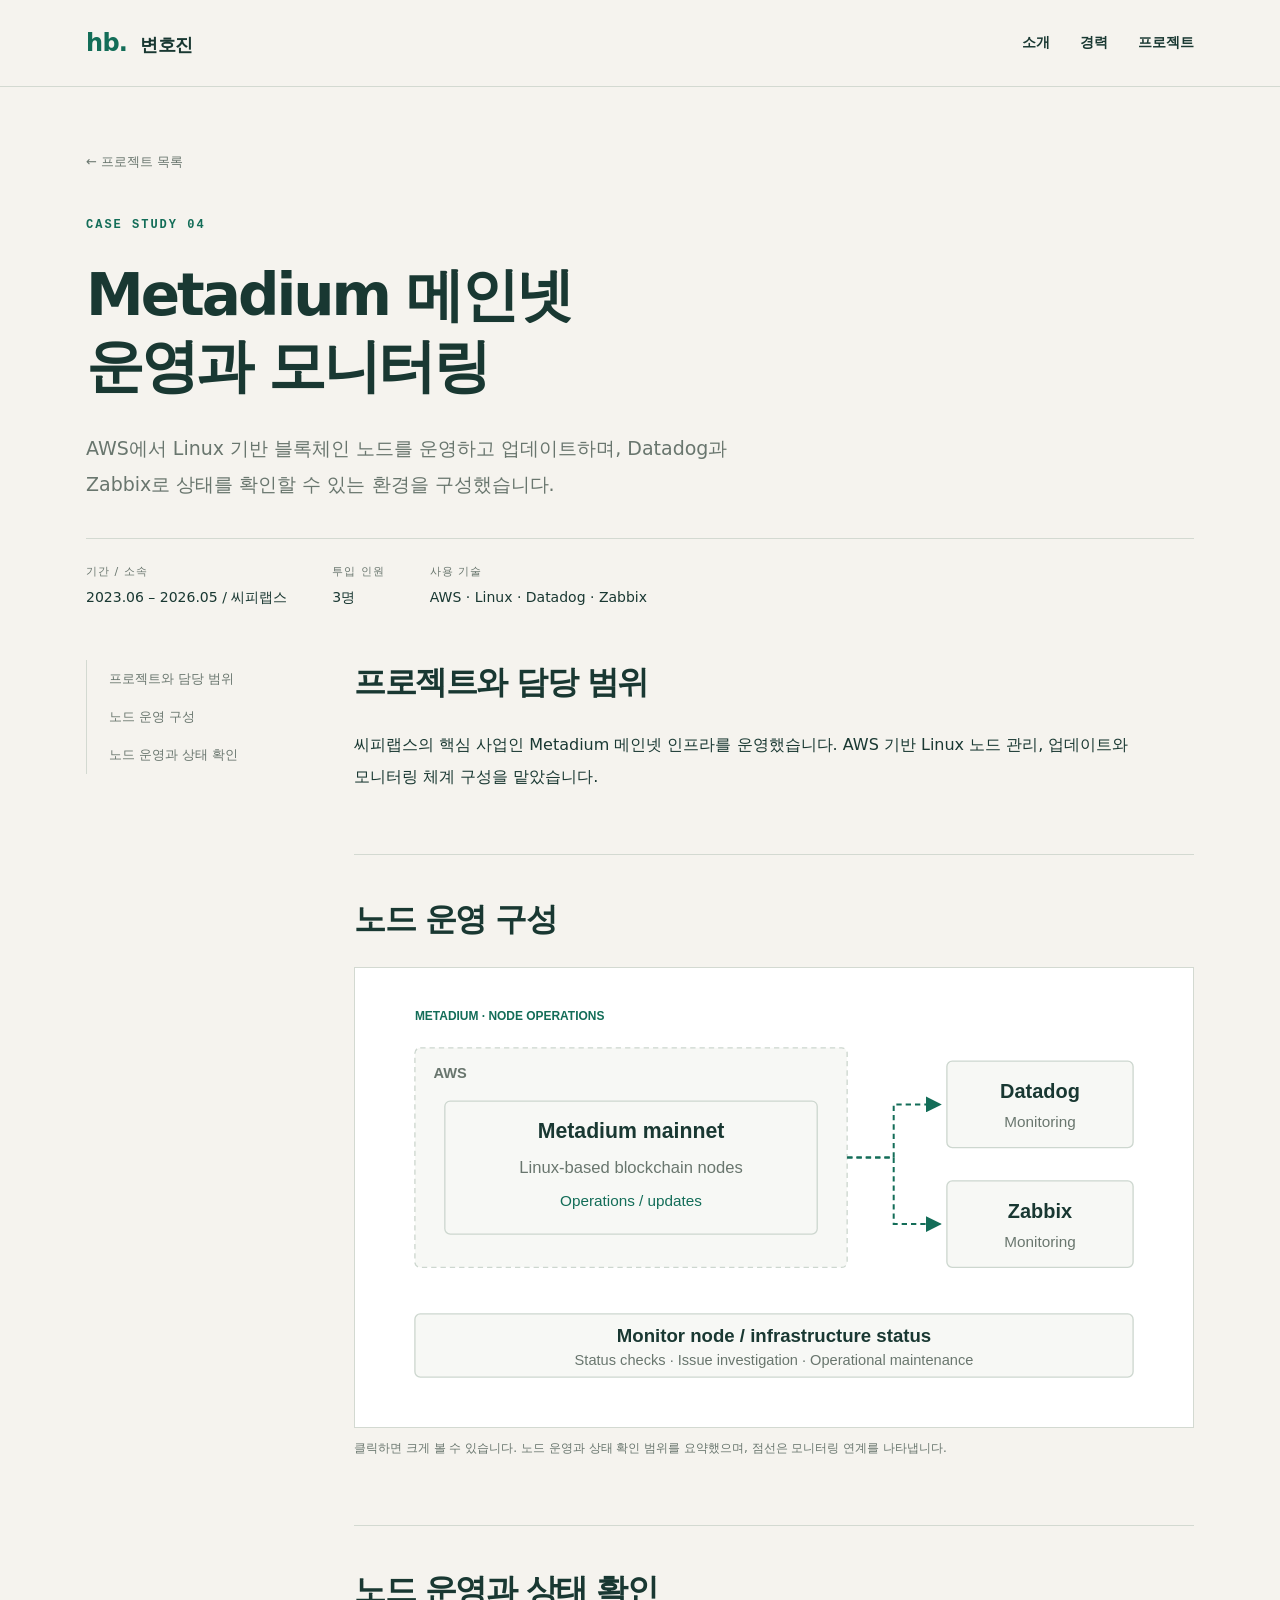
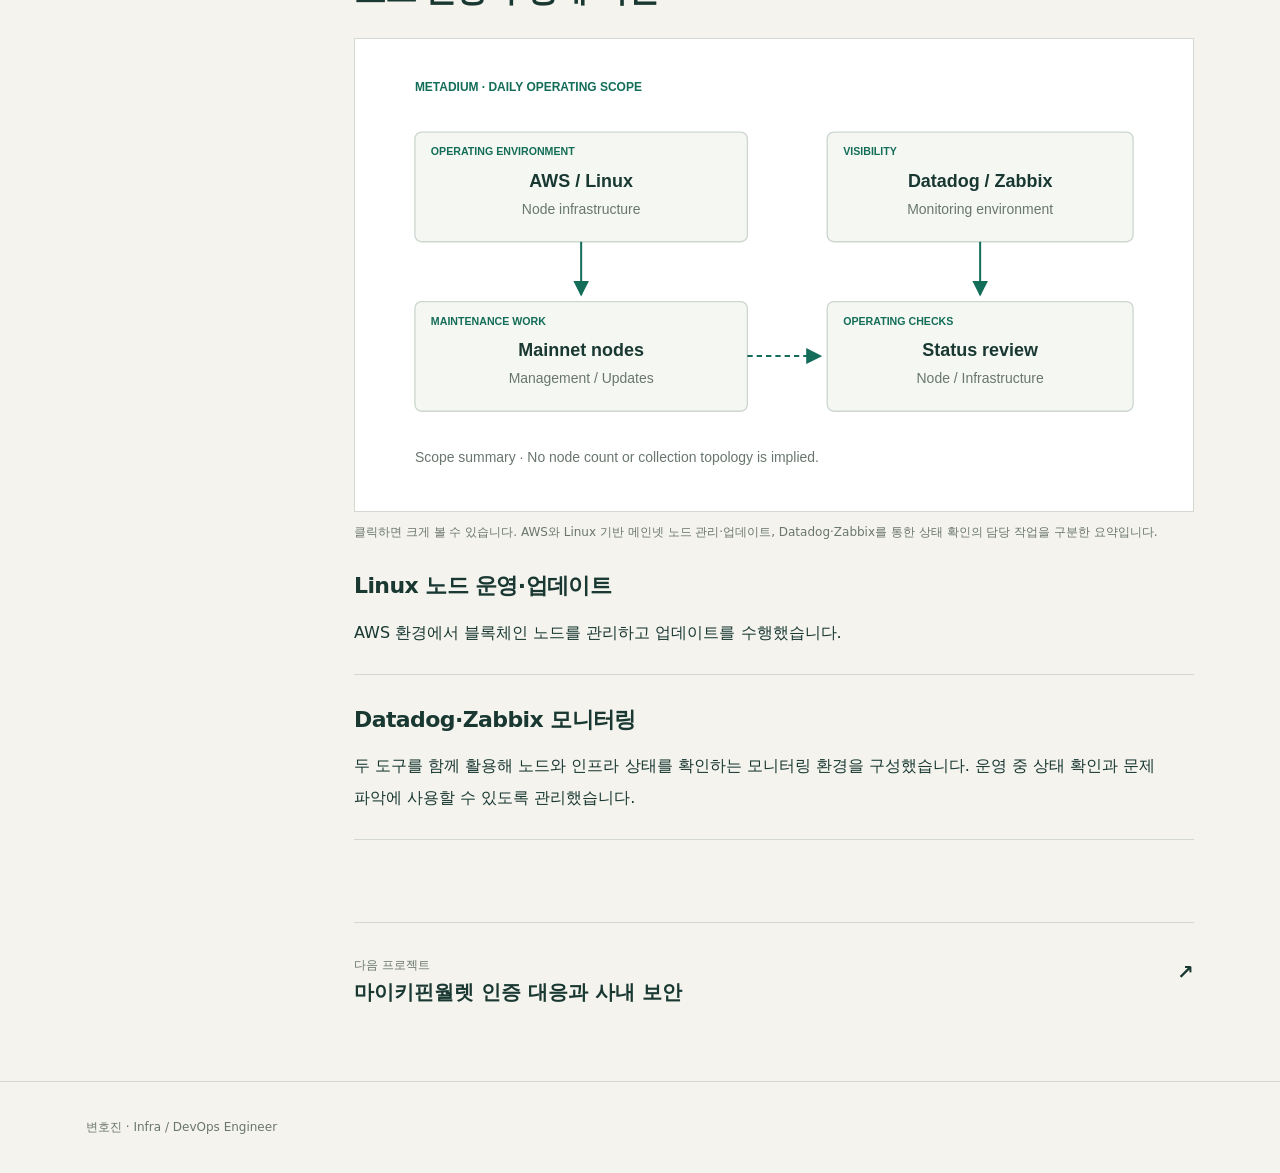
<file: metadium.html>
<!doctype html><html lang="ko"><head><meta charset="utf-8"><meta name="viewport" content="width=device-width,initial-scale=1"><title>Metadium 메인넷 운영과 모니터링 · 변호진</title><meta name="description" content="AWS에서 Linux 기반 블록체인 노드를 운영하고 업데이트하며, Datadog과 Zabbix로 상태를 확인할 수 있는 환경을 구성했습니다."><meta name="theme-color" content="#193832"><link rel="stylesheet" href="assets/style.css"><script src="assets/app.js?v=all-diagrams-v2" defer></script></head><body><a class="skip" href="#main">본문으로 바로가기</a><header class="top"><div class="wrap top-inner"><a class="brand" href="index.html"><span>hb.</span>변호진</a><nav aria-label="주요 메뉴"><a href="index.html#about">소개</a><a href="index.html#experience">경력</a><a href="index.html#work">프로젝트</a></nav></div></header>
<main id="main"><div class="wrap"><header class="case-hero"><a class="back" href="index.html#work">← 프로젝트 목록</a><p class="eyebrow">CASE STUDY 04</p><h1>Metadium 메인넷<br>운영과 모니터링</h1><p class="lead">AWS에서 Linux 기반 블록체인 노드를 운영하고 업데이트하며, Datadog과 Zabbix로 상태를 확인할 수 있는 환경을 구성했습니다.</p><div class="case-meta"><div><span>기간 / 소속</span>2023.06 – 2026.05 / 씨피랩스</div><div><span>투입 인원</span>3명</div><div><span>사용 기술</span>AWS · Linux · Datadog · Zabbix</div></div></header><div class="case-layout"><aside class="toc" aria-label="이 페이지 목차"><a href="#scope">프로젝트와 담당 범위</a><a href="#metadium-overview">노드 운영 구성</a><a href="#operations">노드 운영과 상태 확인</a></aside><article class="case-content"><section id="scope"><h2>프로젝트와 담당 범위</h2><p>씨피랩스의 핵심 사업인 Metadium 메인넷 인프라를 운영했습니다. AWS 기반 Linux 노드 관리, 업데이트와 모니터링 체계 구성을 맡았습니다.</p></section><section id="metadium-overview"><h2>노드 운영 구성</h2><figure class="architecture"><button type="button" data-open-metadium-overview aria-label="노드 운영 구성 그림 확대"><img src="assets/metadium-monitoring.svg" alt="AWS Linux 메인넷 노드 운영·업데이트와 Datadog·Zabbix 모니터링을 보여주는 운영 구성 요약" width="1200" height="630" loading="lazy"></button><figcaption>클릭하면 크게 볼 수 있습니다. 노드 운영과 상태 확인 범위를 요약했으며, 점선은 모니터링 연계를 나타냅니다.</figcaption></figure><dialog id="metadium-overview-dialog" aria-label="노드 운영 구성 확대"><button type="button" class="close">닫기 ×</button><div class="dialog-inner"><img src="assets/metadium-monitoring.svg" alt="노드 운영 구성 확대 이미지"></div></dialog></section><section id="operations"><h2>노드 운영과 상태 확인</h2><figure class="architecture"><button type="button" data-diagram-dialog="metadium-operating-scope-dialog" aria-label="Metadium 노드 운영 작업 그림 확대"><img src="assets/metadium-operating-scope.svg" alt="AWS와 Linux 기반 메인넷 노드 관리·업데이트, Datadog·Zabbix를 통한 상태 확인의 담당 작업을 구분한 요약입니다." width="1200" height="650" loading="lazy"></button><figcaption>클릭하면 크게 볼 수 있습니다. AWS와 Linux 기반 메인넷 노드 관리·업데이트, Datadog·Zabbix를 통한 상태 확인의 담당 작업을 구분한 요약입니다.</figcaption></figure><dialog id="metadium-operating-scope-dialog" aria-label="Metadium 노드 운영 작업 확대"><button type="button" class="close">닫기 ×</button><div class="dialog-inner"><img src="assets/metadium-operating-scope.svg" alt="Metadium 노드 운영 작업 확대 이미지"></div></dialog><div class="decision"><h3>Linux 노드 운영·업데이트</h3><p>AWS 환경에서 블록체인 노드를 관리하고 업데이트를 수행했습니다.</p></div><div class="decision"><h3>Datadog·Zabbix 모니터링</h3><p>두 도구를 함께 활용해 노드와 인프라 상태를 확인하는 모니터링 환경을 구성했습니다. 운영 중 상태 확인과 문제 파악에 사용할 수 있도록 관리했습니다.</p></div></section><a class="next" href="security.html"><div><span>다음 프로젝트</span><strong>마이키핀월렛 인증 대응과 사내 보안</strong></div><strong aria-hidden="true">↗</strong></a></article></div></div></main><footer><div class="wrap foot"><span>변호진 · Infra / DevOps Engineer</span></div></footer></body></html>
</file>
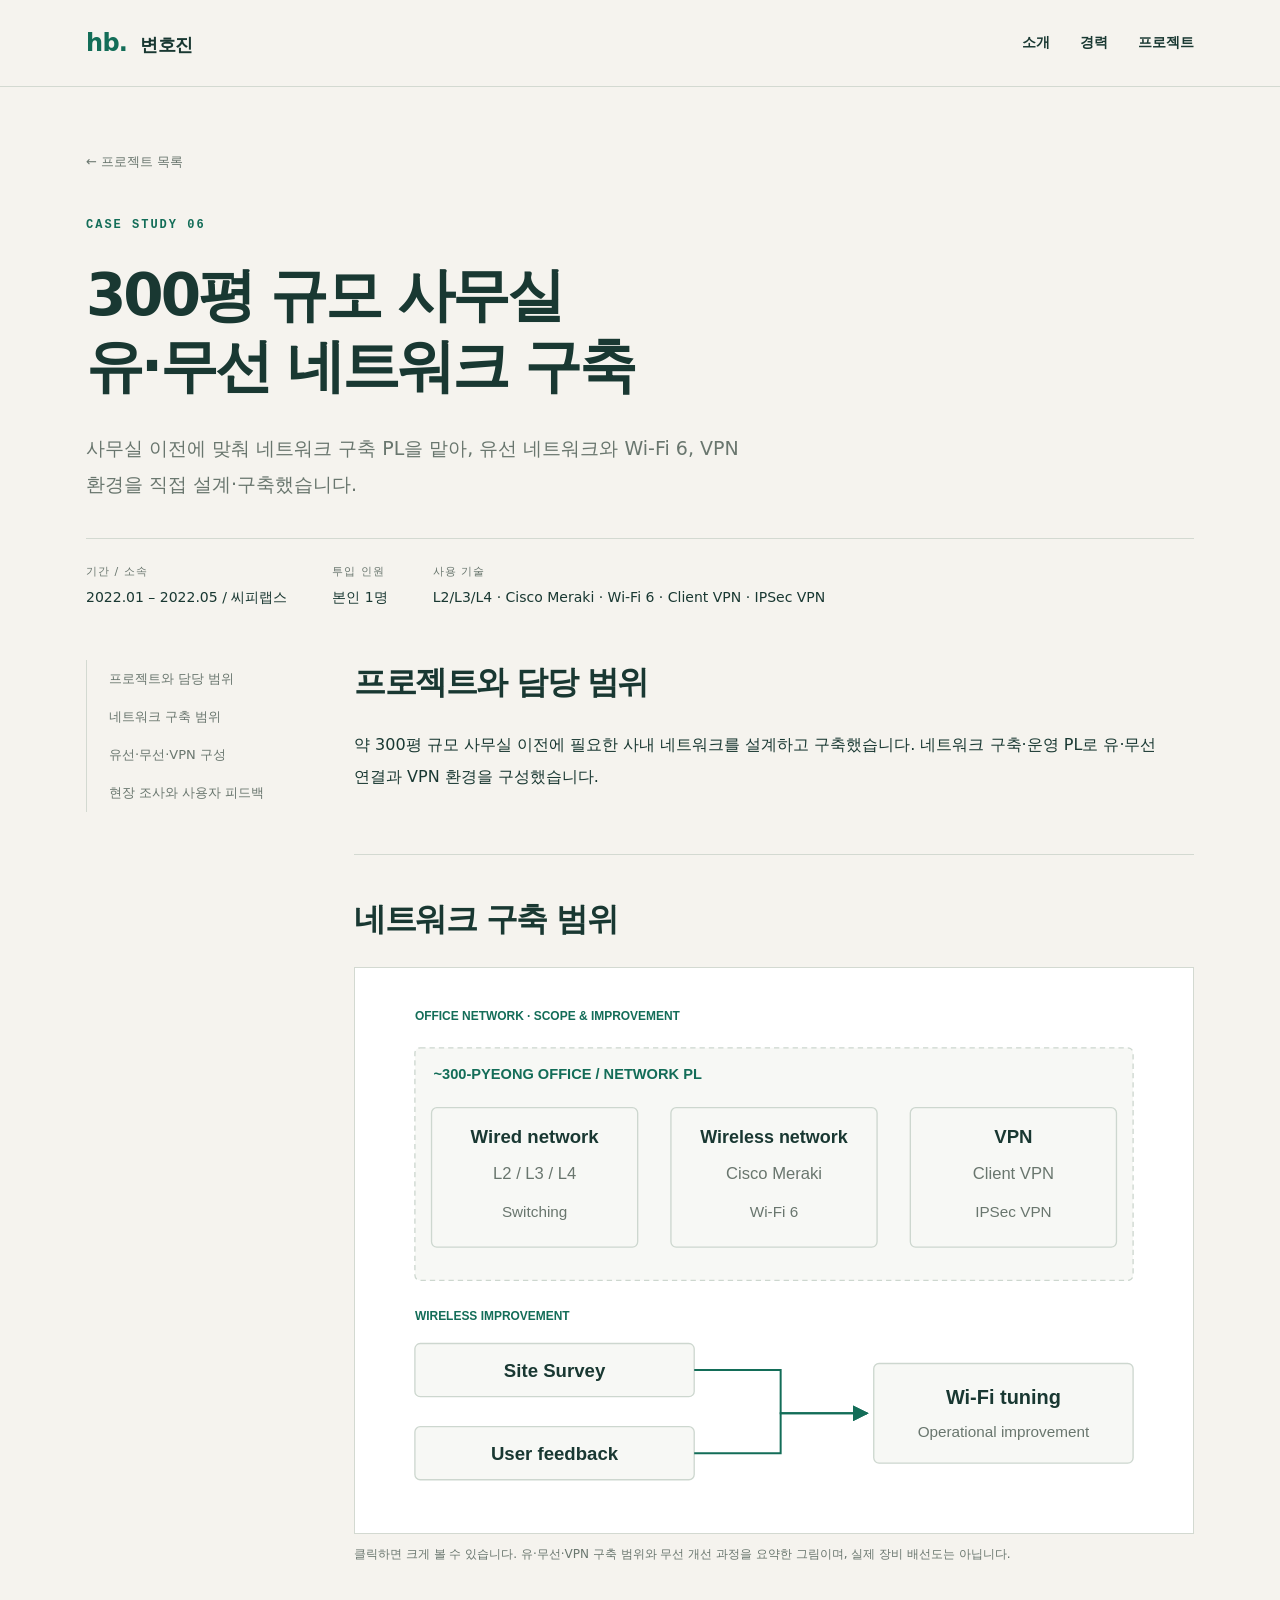
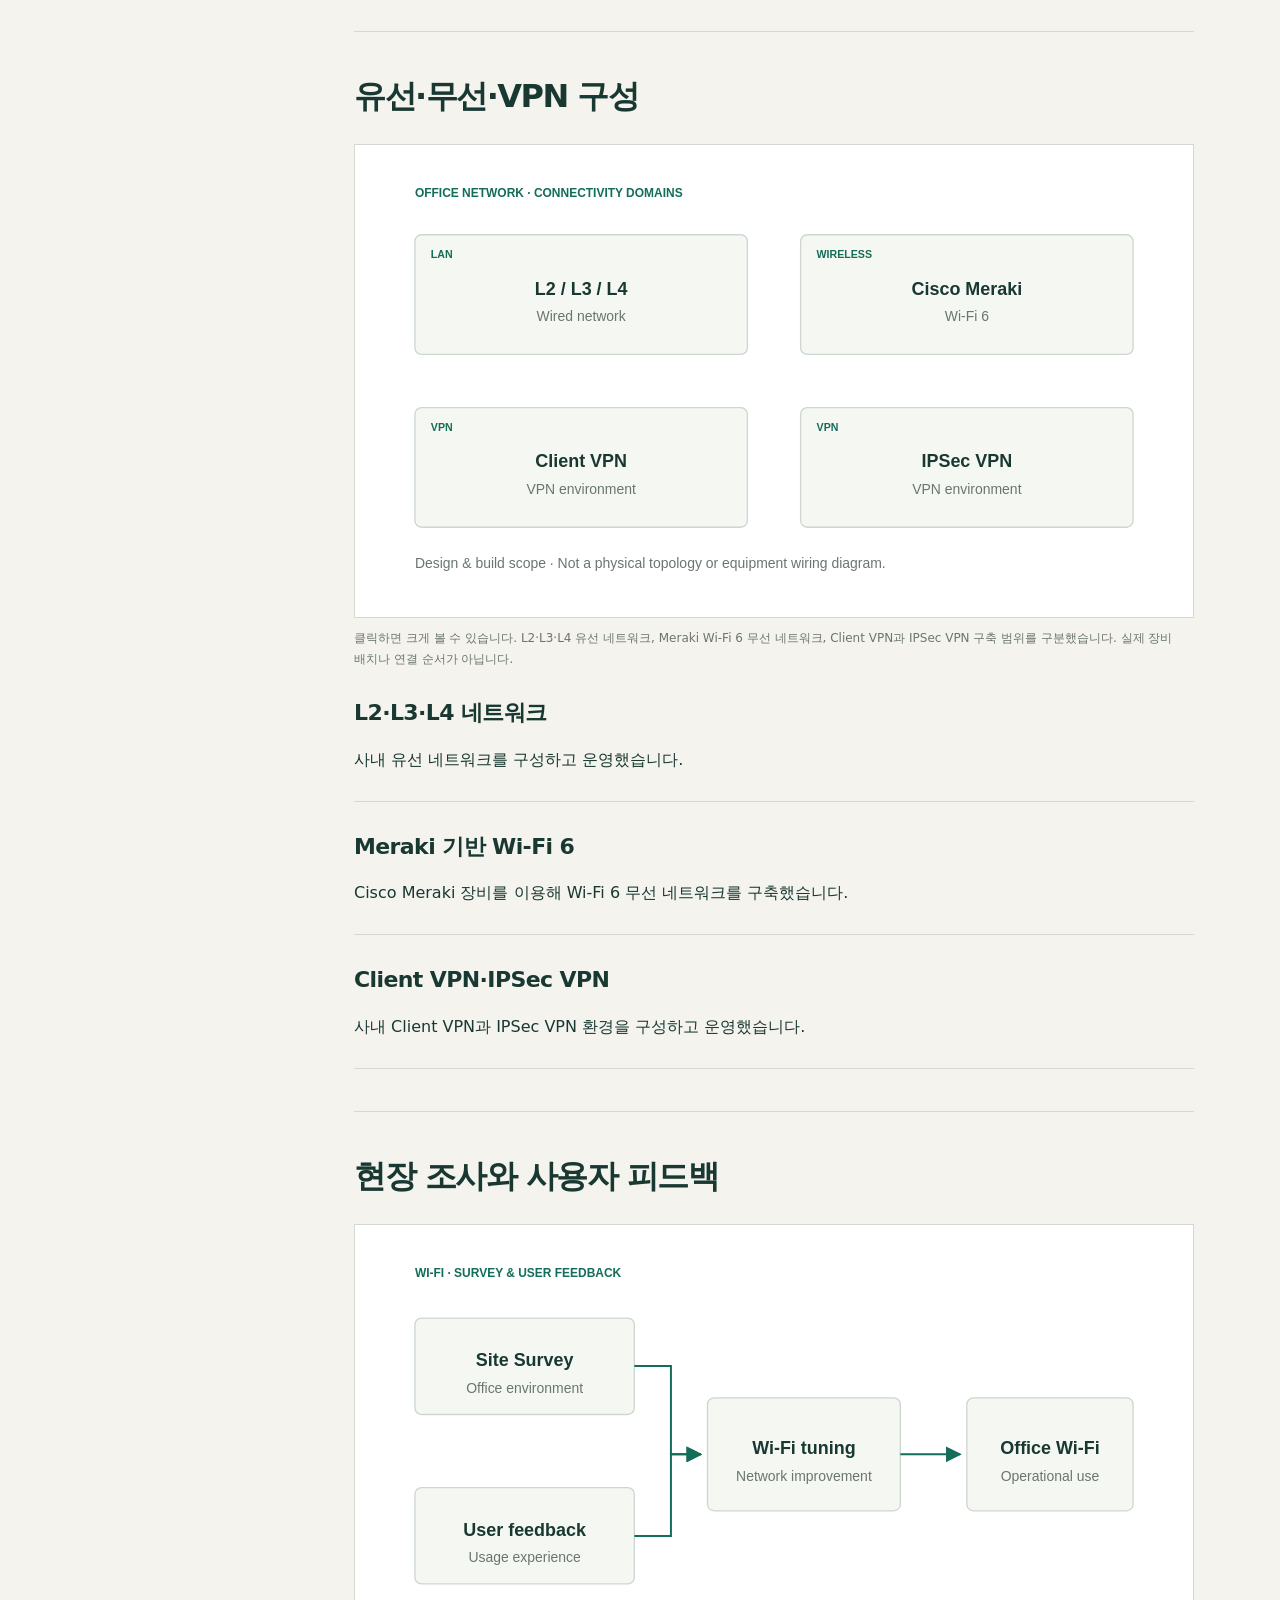
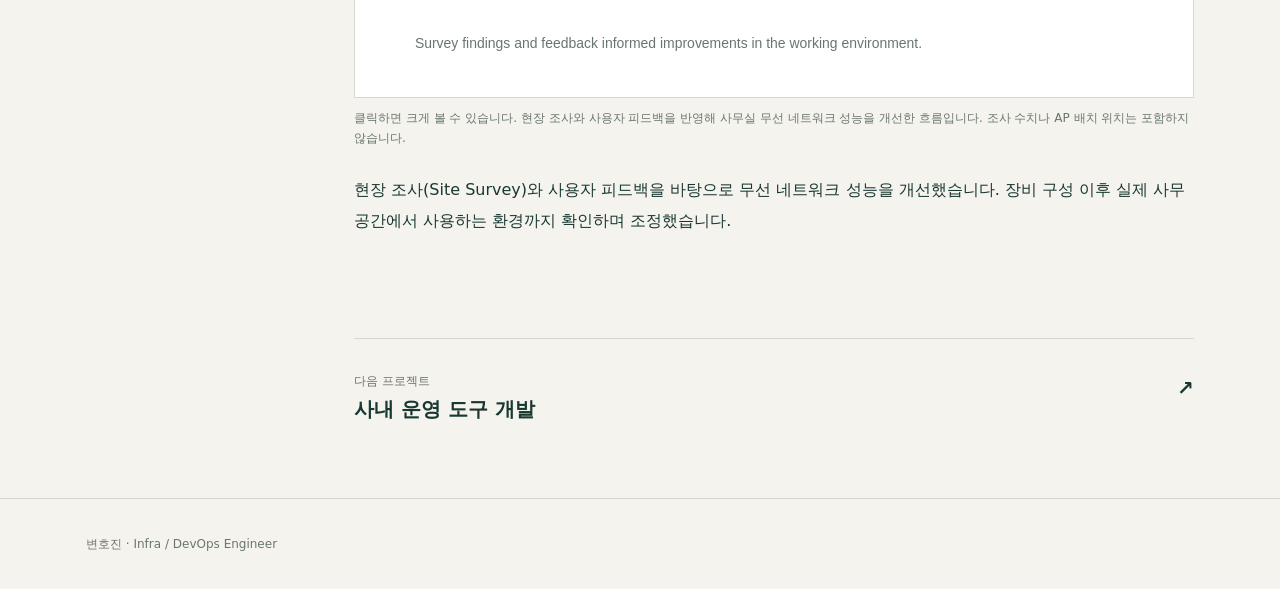
<file: network.html>
<!doctype html><html lang="ko"><head><meta charset="utf-8"><meta name="viewport" content="width=device-width,initial-scale=1"><title>300평 규모 사무실 유·무선 네트워크 구축 · 변호진</title><meta name="description" content="사무실 이전에 맞춰 네트워크 구축 PL을 맡아, 유선 네트워크와 Wi-Fi 6, VPN 환경을 직접 설계·구축했습니다."><meta name="theme-color" content="#193832"><link rel="stylesheet" href="assets/style.css"><script src="assets/app.js?v=all-diagrams-v2" defer></script></head><body><a class="skip" href="#main">본문으로 바로가기</a><header class="top"><div class="wrap top-inner"><a class="brand" href="index.html"><span>hb.</span>변호진</a><nav aria-label="주요 메뉴"><a href="index.html#about">소개</a><a href="index.html#experience">경력</a><a href="index.html#work">프로젝트</a></nav></div></header>
<main id="main"><div class="wrap"><header class="case-hero"><a class="back" href="index.html#work">← 프로젝트 목록</a><p class="eyebrow">CASE STUDY 06</p><h1>300평 규모 사무실<br>유·무선 네트워크 구축</h1><p class="lead">사무실 이전에 맞춰 네트워크 구축 PL을 맡아, 유선 네트워크와 Wi-Fi 6, VPN 환경을 직접 설계·구축했습니다.</p><div class="case-meta"><div><span>기간 / 소속</span>2022.01 – 2022.05 / 씨피랩스</div><div><span>투입 인원</span>본인 1명</div><div><span>사용 기술</span>L2/L3/L4 · Cisco Meraki · Wi-Fi 6 · Client VPN · IPSec VPN</div></div></header><div class="case-layout"><aside class="toc" aria-label="이 페이지 목차"><a href="#scope">프로젝트와 담당 범위</a><a href="#network-overview">네트워크 구축 범위</a><a href="#build">유선·무선·VPN 구성</a><a href="#improvement">현장 조사와 사용자 피드백</a></aside><article class="case-content"><section id="scope"><h2>프로젝트와 담당 범위</h2><p>약 300평 규모 사무실 이전에 필요한 사내 네트워크를 설계하고 구축했습니다. 네트워크 구축·운영 PL로 유·무선 연결과 VPN 환경을 구성했습니다.</p></section><section id="network-overview"><h2>네트워크 구축 범위</h2><figure class="architecture"><button type="button" data-open-network-overview aria-label="네트워크 구축 범위 그림 확대"><img src="assets/office-network-scope.svg" alt="약 300평 사무실의 유선 L2·L3·L4, Meraki Wi-Fi 6, Client·IPSec VPN과 현장 조사·피드백 기반 개선 과정" width="1200" height="790" loading="lazy"></button><figcaption>클릭하면 크게 볼 수 있습니다. 유·무선·VPN 구축 범위와 무선 개선 과정을 요약한 그림이며, 실제 장비 배선도는 아닙니다.</figcaption></figure><dialog id="network-overview-dialog" aria-label="네트워크 구축 범위 확대"><button type="button" class="close">닫기 ×</button><div class="dialog-inner"><img src="assets/office-network-scope.svg" alt="네트워크 구축 범위 확대 이미지"></div></dialog></section><section id="build"><h2>유선·무선·VPN 구성</h2><figure class="architecture"><button type="button" data-diagram-dialog="network-connection-domains-dialog" aria-label="유선·무선·VPN 구성 영역 그림 확대"><img src="assets/network-connection-domains.svg" alt="L2·L3·L4 유선 네트워크, Meraki Wi-Fi 6 무선 네트워크, Client VPN과 IPSec VPN 구축 범위를 구분했습니다. 실제 장비 배치나 연결 순서가 아닙니다." width="1200" height="650" loading="lazy"></button><figcaption>클릭하면 크게 볼 수 있습니다. L2·L3·L4 유선 네트워크, Meraki Wi-Fi 6 무선 네트워크, Client VPN과 IPSec VPN 구축 범위를 구분했습니다. 실제 장비 배치나 연결 순서가 아닙니다.</figcaption></figure><dialog id="network-connection-domains-dialog" aria-label="유선·무선·VPN 구성 영역 확대"><button type="button" class="close">닫기 ×</button><div class="dialog-inner"><img src="assets/network-connection-domains.svg" alt="유선·무선·VPN 구성 영역 확대 이미지"></div></dialog><div class="decision"><h3>L2·L3·L4 네트워크</h3><p>사내 유선 네트워크를 구성하고 운영했습니다.</p></div><div class="decision"><h3>Meraki 기반 Wi-Fi 6</h3><p>Cisco Meraki 장비를 이용해 Wi-Fi 6 무선 네트워크를 구축했습니다.</p></div><div class="decision"><h3>Client VPN·IPSec VPN</h3><p>사내 Client VPN과 IPSec VPN 환경을 구성하고 운영했습니다.</p></div></section><section id="improvement"><h2>현장 조사와 사용자 피드백</h2><figure class="architecture"><button type="button" data-diagram-dialog="network-wireless-improvement-dialog" aria-label="현장 조사와 피드백 기반 무선 개선 그림 확대"><img src="assets/network-wireless-improvement.svg" alt="현장 조사와 사용자 피드백을 반영해 사무실 무선 네트워크 성능을 개선한 흐름입니다. 조사 수치나 AP 배치 위치는 포함하지 않습니다." width="1200" height="650" loading="lazy"></button><figcaption>클릭하면 크게 볼 수 있습니다. 현장 조사와 사용자 피드백을 반영해 사무실 무선 네트워크 성능을 개선한 흐름입니다. 조사 수치나 AP 배치 위치는 포함하지 않습니다.</figcaption></figure><dialog id="network-wireless-improvement-dialog" aria-label="현장 조사와 피드백 기반 무선 개선 확대"><button type="button" class="close">닫기 ×</button><div class="dialog-inner"><img src="assets/network-wireless-improvement.svg" alt="현장 조사와 피드백 기반 무선 개선 확대 이미지"></div></dialog><p>현장 조사(Site Survey)와 사용자 피드백을 바탕으로 무선 네트워크 성능을 개선했습니다. 장비 구성 이후 실제 사무 공간에서 사용하는 환경까지 확인하며 조정했습니다.</p></section><a class="next" href="tools.html"><div><span>다음 프로젝트</span><strong>사내 운영 도구 개발</strong></div><strong aria-hidden="true">↗</strong></a></article></div></div></main><footer><div class="wrap foot"><span>변호진 · Infra / DevOps Engineer</span></div></footer></body></html>
</file>
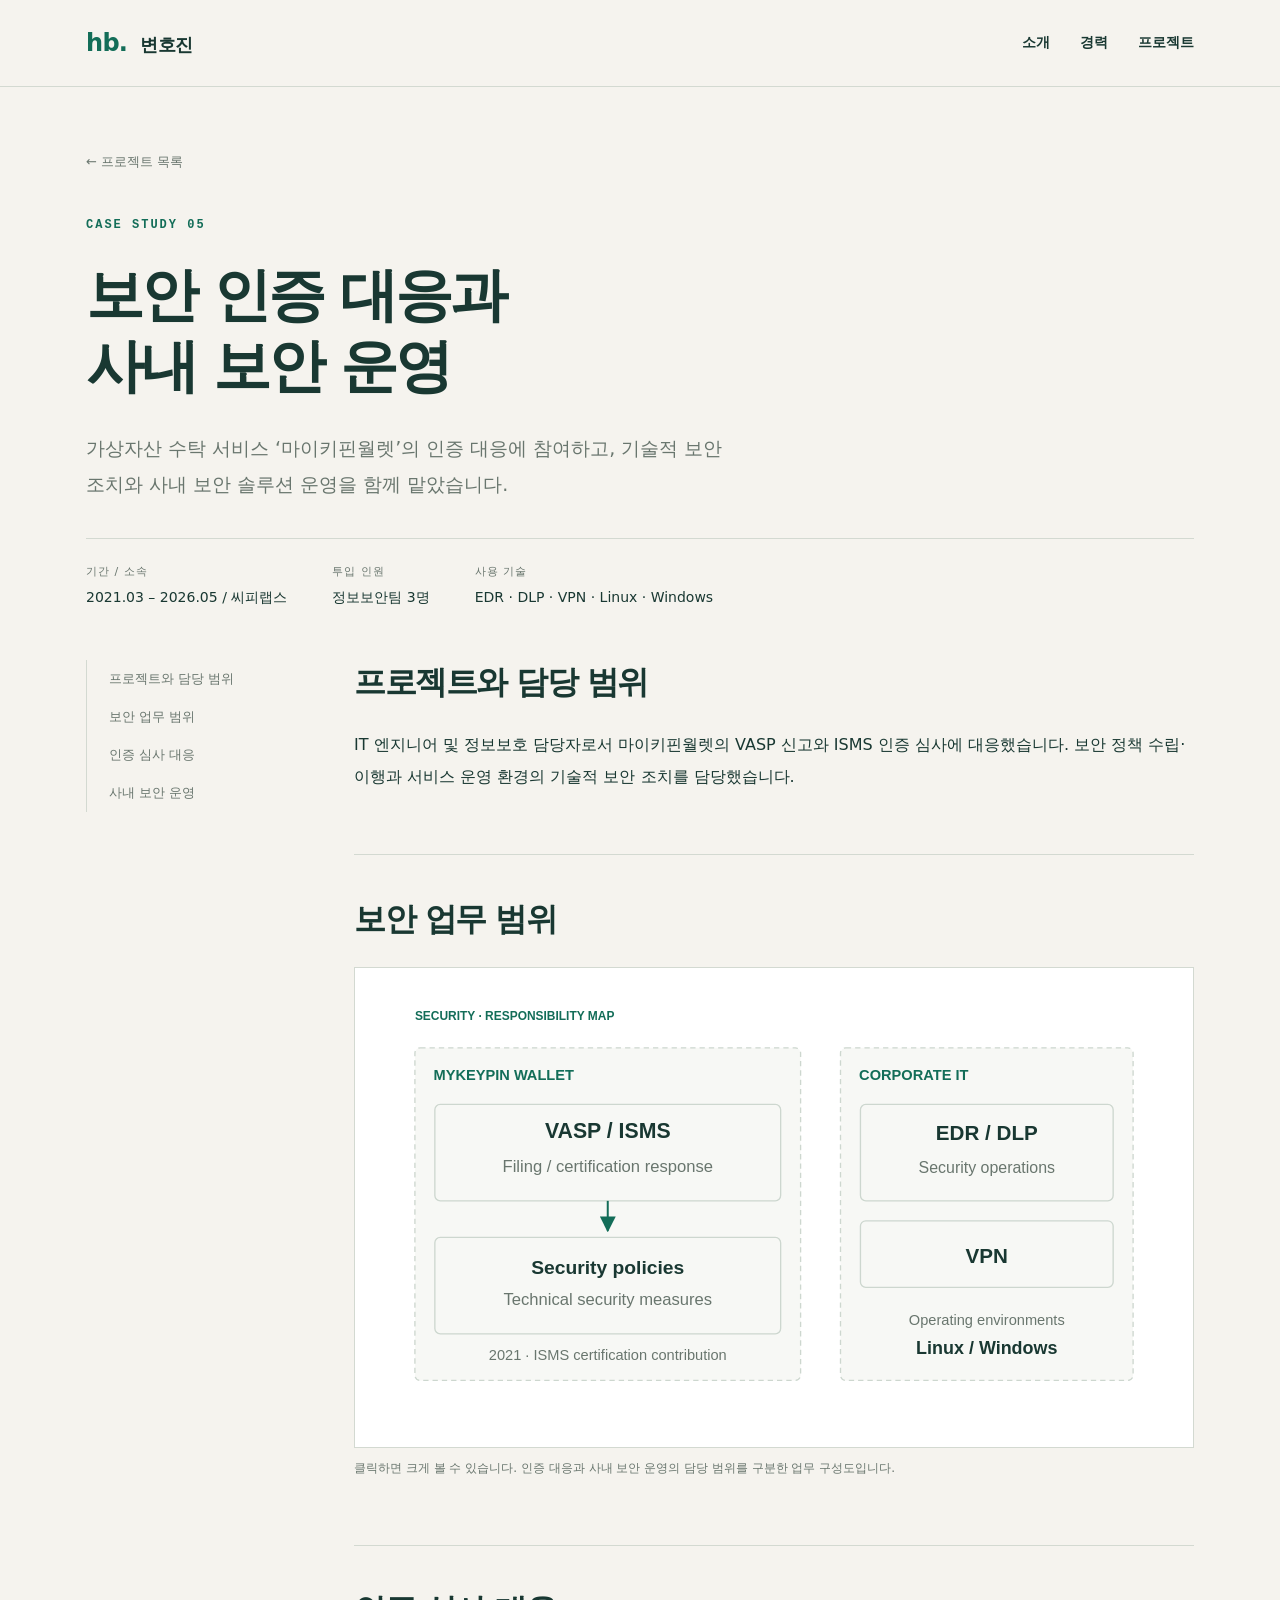
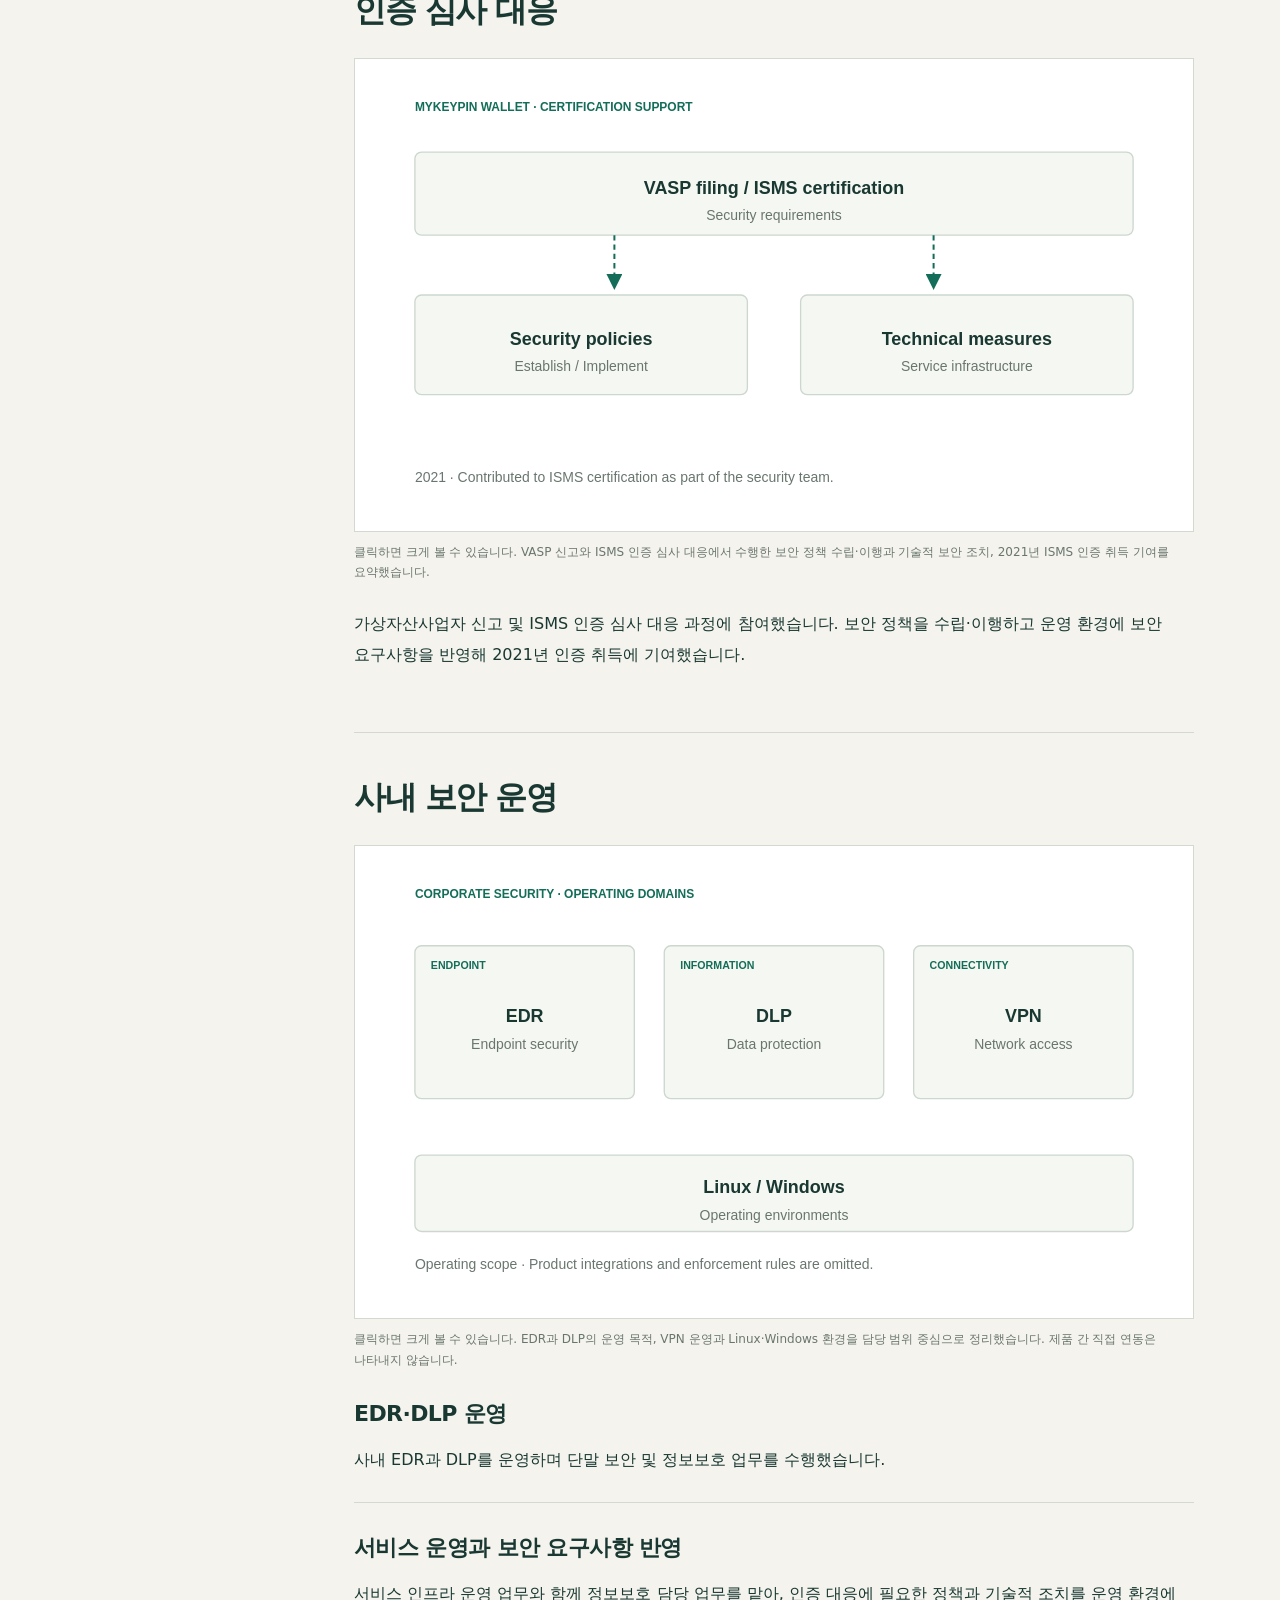
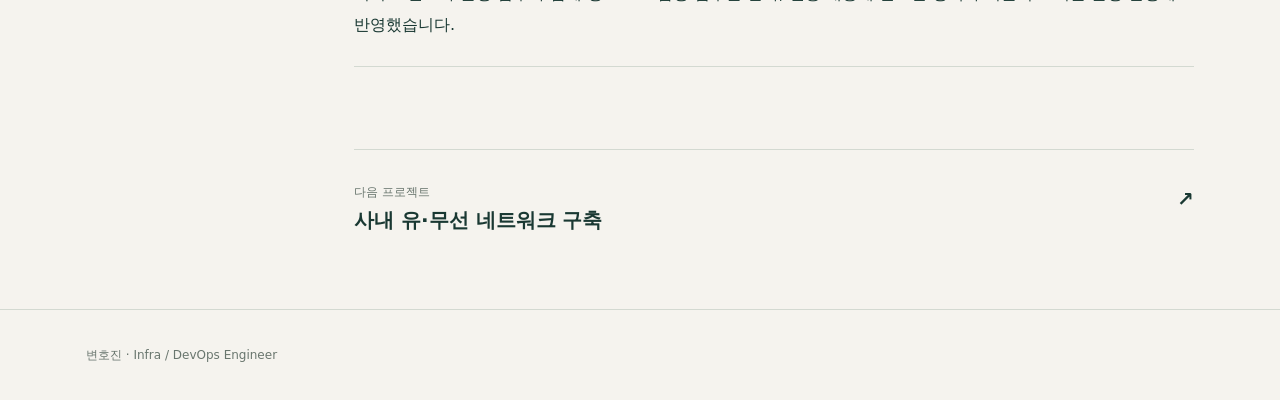
<file: security.html>
<!doctype html><html lang="ko"><head><meta charset="utf-8"><meta name="viewport" content="width=device-width,initial-scale=1"><title>보안 인증 대응과 사내 보안 운영 · 변호진</title><meta name="description" content="가상자산 수탁 서비스 ‘마이키핀월렛’의 인증 대응에 참여하고, 기술적 보안 조치와 사내 보안 솔루션 운영을 함께 맡았습니다."><meta name="theme-color" content="#193832"><link rel="stylesheet" href="assets/style.css"><script src="assets/app.js?v=all-diagrams-v2" defer></script></head><body><a class="skip" href="#main">본문으로 바로가기</a><header class="top"><div class="wrap top-inner"><a class="brand" href="index.html"><span>hb.</span>변호진</a><nav aria-label="주요 메뉴"><a href="index.html#about">소개</a><a href="index.html#experience">경력</a><a href="index.html#work">프로젝트</a></nav></div></header>
<main id="main"><div class="wrap"><header class="case-hero"><a class="back" href="index.html#work">← 프로젝트 목록</a><p class="eyebrow">CASE STUDY 05</p><h1>보안 인증 대응과<br>사내 보안 운영</h1><p class="lead">가상자산 수탁 서비스 ‘마이키핀월렛’의 인증 대응에 참여하고, 기술적 보안 조치와 사내 보안 솔루션 운영을 함께 맡았습니다.</p><div class="case-meta"><div><span>기간 / 소속</span>2021.03 – 2026.05 / 씨피랩스</div><div><span>투입 인원</span>정보보안팀 3명</div><div><span>사용 기술</span>EDR · DLP · VPN · Linux · Windows</div></div></header><div class="case-layout"><aside class="toc" aria-label="이 페이지 목차"><a href="#scope">프로젝트와 담당 범위</a><a href="#security-overview">보안 업무 범위</a><a href="#certification">인증 심사 대응</a><a href="#operations">사내 보안 운영</a></aside><article class="case-content"><section id="scope"><h2>프로젝트와 담당 범위</h2><p>IT 엔지니어 및 정보보호 담당자로서 마이키핀월렛의 VASP 신고와 ISMS 인증 심사에 대응했습니다. 보안 정책 수립·이행과 서비스 운영 환경의 기술적 보안 조치를 담당했습니다.</p></section><section id="security-overview"><h2>보안 업무 범위</h2><figure class="architecture"><button type="button" data-open-security-overview aria-label="보안 업무 범위 그림 확대"><img src="assets/security-responsibilities.svg" alt="마이키핀월렛 VASP·ISMS 대응과 정책·기술적 조치, 사내 EDR·DLP·VPN 운영의 담당 범위" width="1200" height="660" loading="lazy"></button><figcaption>클릭하면 크게 볼 수 있습니다. 인증 대응과 사내 보안 운영의 담당 범위를 구분한 업무 구성도입니다.</figcaption></figure><dialog id="security-overview-dialog" aria-label="보안 업무 범위 확대"><button type="button" class="close">닫기 ×</button><div class="dialog-inner"><img src="assets/security-responsibilities.svg" alt="보안 업무 범위 확대 이미지"></div></dialog></section><section id="certification"><h2>인증 심사 대응</h2><figure class="architecture"><button type="button" data-diagram-dialog="security-certification-scope-dialog" aria-label="마이키핀월렛 인증 대응 담당 범위 그림 확대"><img src="assets/security-certification-scope.svg" alt="VASP 신고와 ISMS 인증 심사 대응에서 수행한 보안 정책 수립·이행과 기술적 보안 조치, 2021년 ISMS 인증 취득 기여를 요약했습니다." width="1200" height="650" loading="lazy"></button><figcaption>클릭하면 크게 볼 수 있습니다. VASP 신고와 ISMS 인증 심사 대응에서 수행한 보안 정책 수립·이행과 기술적 보안 조치, 2021년 ISMS 인증 취득 기여를 요약했습니다.</figcaption></figure><dialog id="security-certification-scope-dialog" aria-label="마이키핀월렛 인증 대응 담당 범위 확대"><button type="button" class="close">닫기 ×</button><div class="dialog-inner"><img src="assets/security-certification-scope.svg" alt="마이키핀월렛 인증 대응 담당 범위 확대 이미지"></div></dialog><p>가상자산사업자 신고 및 ISMS 인증 심사 대응 과정에 참여했습니다. 보안 정책을 수립·이행하고 운영 환경에 보안 요구사항을 반영해 2021년 인증 취득에 기여했습니다.</p></section><section id="operations"><h2>사내 보안 운영</h2><figure class="architecture"><button type="button" data-diagram-dialog="security-operating-domains-dialog" aria-label="사내 보안 운영 영역 그림 확대"><img src="assets/security-operating-domains.svg" alt="EDR과 DLP의 운영 목적, VPN 운영과 Linux·Windows 환경을 담당 범위 중심으로 정리했습니다. 제품 간 직접 연동은 나타내지 않습니다." width="1200" height="650" loading="lazy"></button><figcaption>클릭하면 크게 볼 수 있습니다. EDR과 DLP의 운영 목적, VPN 운영과 Linux·Windows 환경을 담당 범위 중심으로 정리했습니다. 제품 간 직접 연동은 나타내지 않습니다.</figcaption></figure><dialog id="security-operating-domains-dialog" aria-label="사내 보안 운영 영역 확대"><button type="button" class="close">닫기 ×</button><div class="dialog-inner"><img src="assets/security-operating-domains.svg" alt="사내 보안 운영 영역 확대 이미지"></div></dialog><div class="decision"><h3>EDR·DLP 운영</h3><p>사내 EDR과 DLP를 운영하며 단말 보안 및 정보보호 업무를 수행했습니다.</p></div><div class="decision"><h3>서비스 운영과 보안 요구사항 반영</h3><p>서비스 인프라 운영 업무와 함께 정보보호 담당 업무를 맡아, 인증 대응에 필요한 정책과 기술적 조치를 운영 환경에 반영했습니다.</p></div></section><a class="next" href="network.html"><div><span>다음 프로젝트</span><strong>사내 유·무선 네트워크 구축</strong></div><strong aria-hidden="true">↗</strong></a></article></div></div></main><footer><div class="wrap foot"><span>변호진 · Infra / DevOps Engineer</span></div></footer></body></html>
</file>
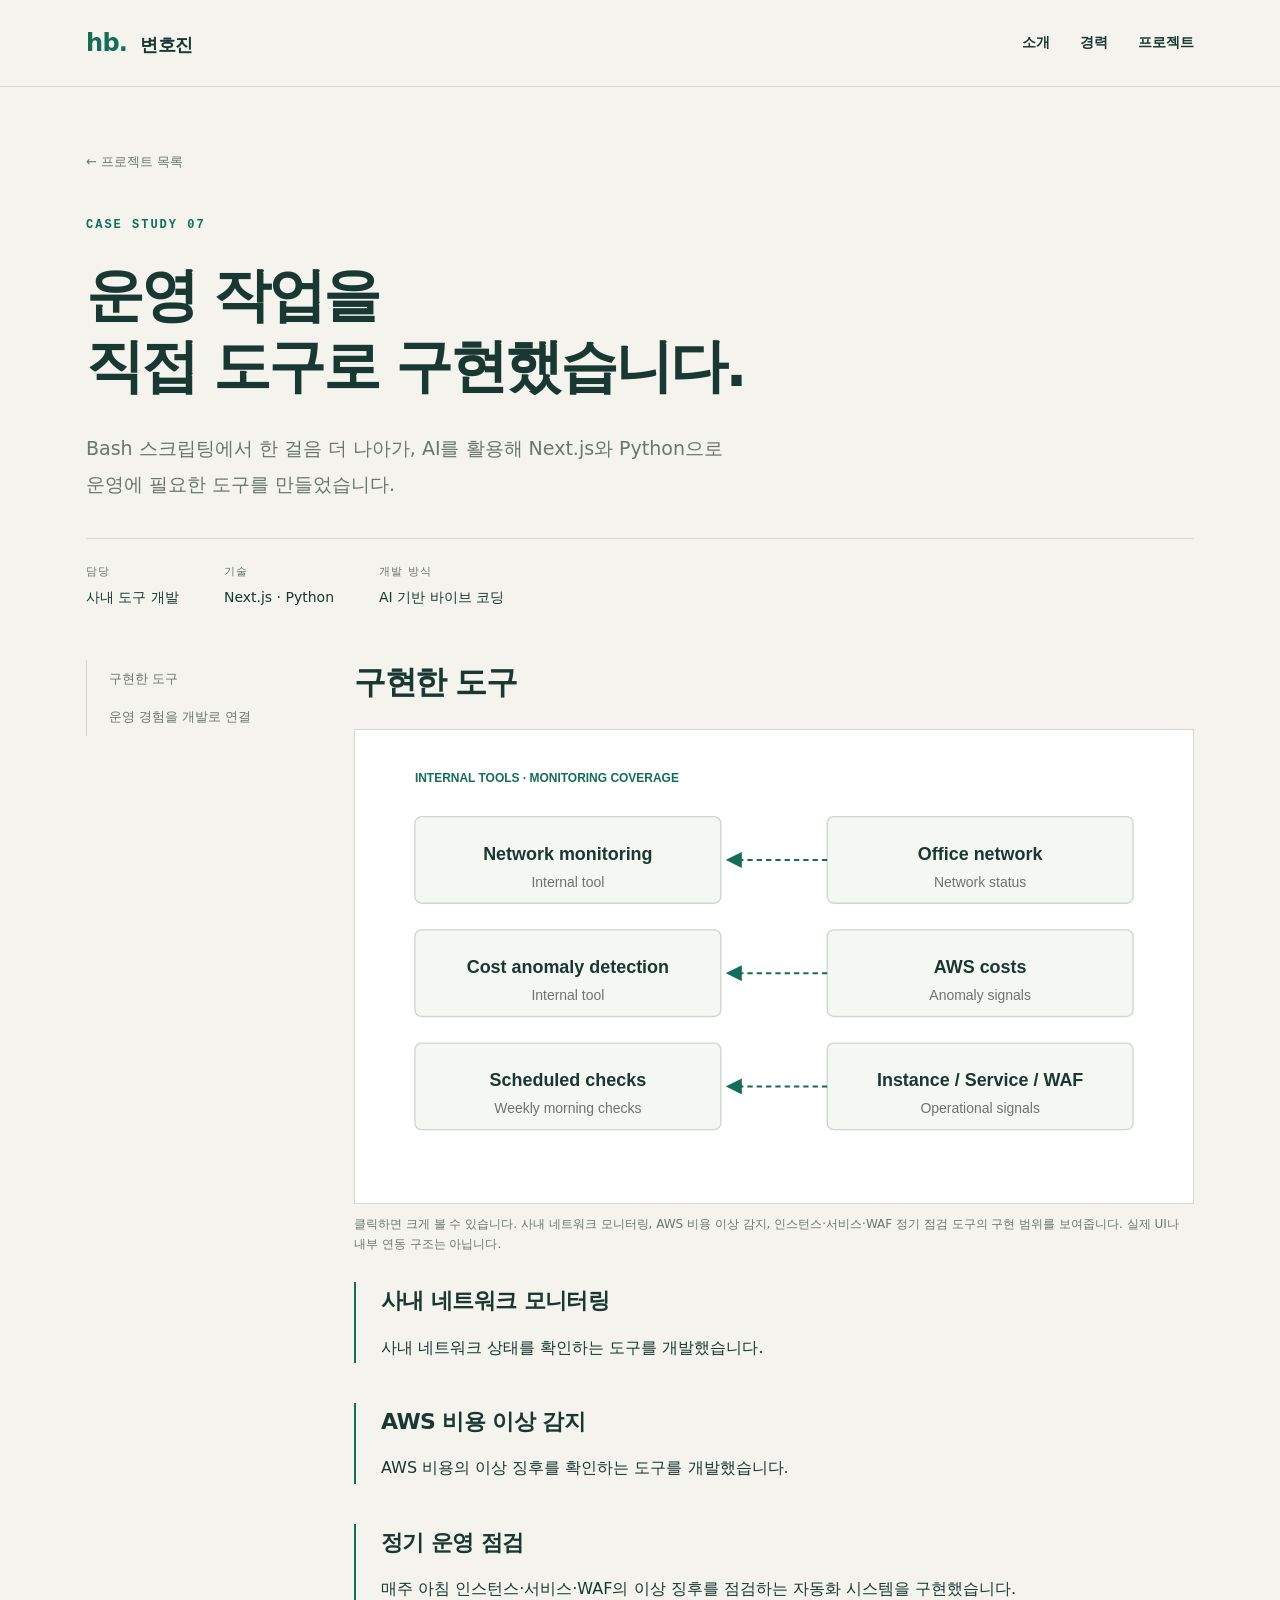
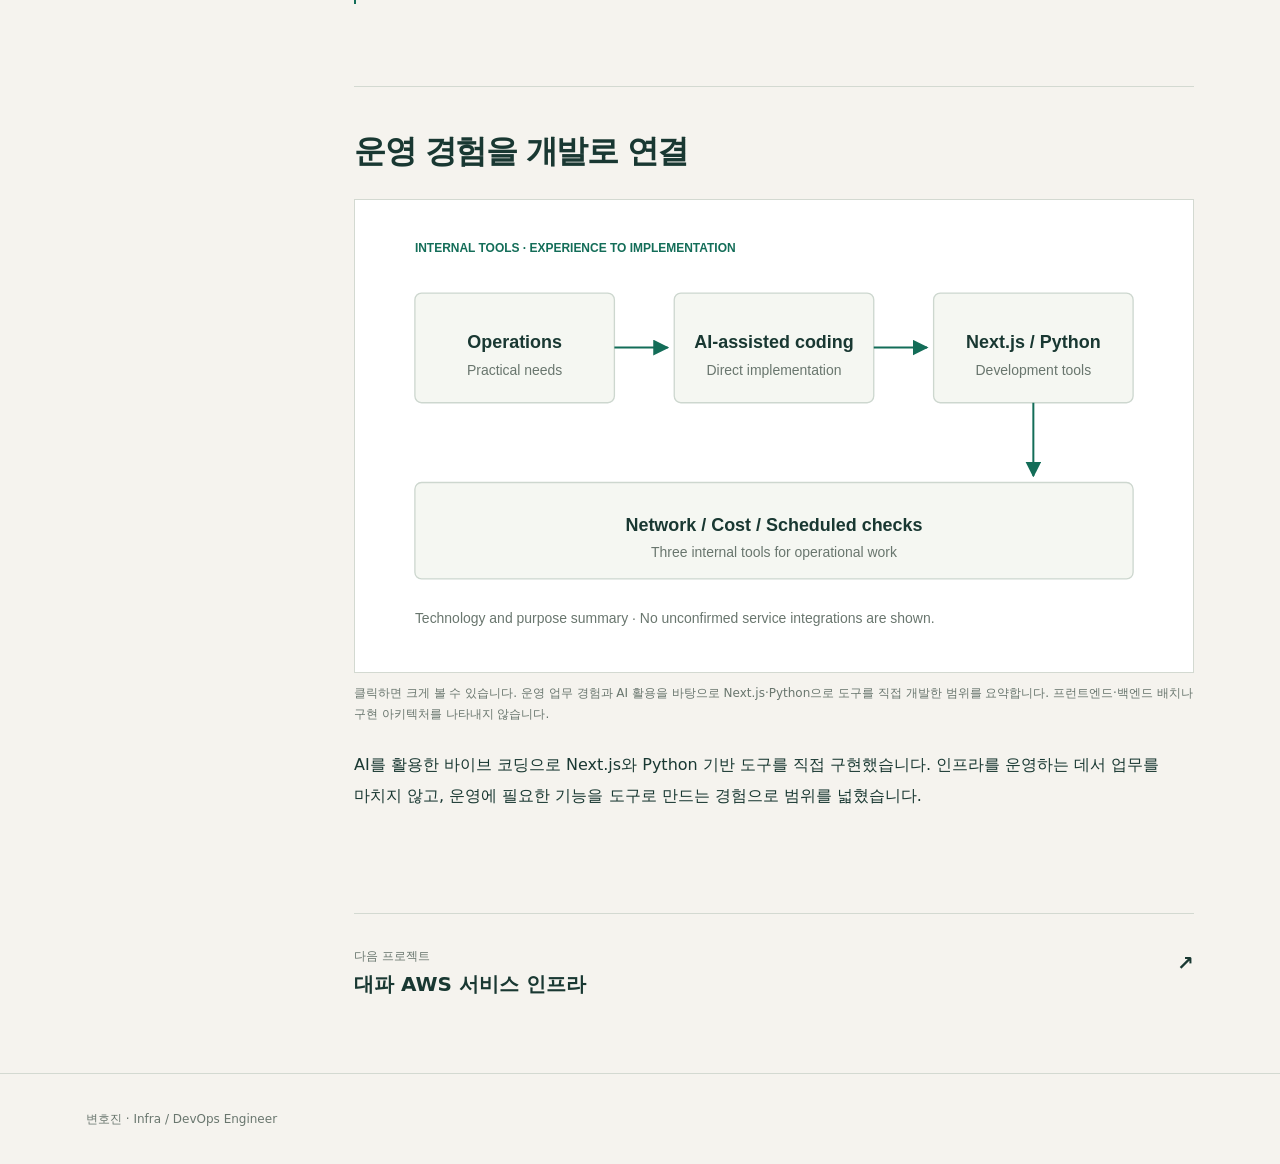
<file: tools.html>
<!doctype html><html lang="ko"><head><meta charset="utf-8"><meta name="viewport" content="width=device-width,initial-scale=1"><title>사내 운영 도구 개발 · 변호진</title><meta name="description" content="AI를 활용해 Next.js와 Python으로 구현한 네트워크 모니터링·AWS 비용 이상 감지·정기 점검 도구."><meta name="theme-color" content="#193832"><link rel="stylesheet" href="assets/style.css"><script src="assets/app.js?v=all-diagrams-v2" defer></script></head><body><a class="skip" href="#main">본문으로 바로가기</a><header class="top"><div class="wrap top-inner"><a class="brand" href="index.html"><span>hb.</span>변호진</a><nav aria-label="주요 메뉴"><a href="index.html#about">소개</a><a href="index.html#experience">경력</a><a href="index.html#work">프로젝트</a></nav></div></header><main id="main"><div class="wrap"><header class="case-hero"><a class="back" href="index.html#work">← 프로젝트 목록</a><p class="eyebrow">CASE STUDY 07</p><h1>운영 작업을<br>직접 도구로 구현했습니다.</h1><p class="lead">Bash 스크립팅에서 한 걸음 더 나아가, AI를 활용해 Next.js와 Python으로 운영에 필요한 도구를 만들었습니다.</p><div class="case-meta"><div><span>담당</span>사내 도구 개발</div><div><span>기술</span>Next.js · Python</div><div><span>개발 방식</span>AI 기반 바이브 코딩</div></div></header><div class="case-layout"><aside class="toc" aria-label="이 페이지 목차"><a href="#scope">구현한 도구</a><a href="#approach">운영 경험을 개발로 연결</a></aside><article class="case-content"><section id="scope"><h2>구현한 도구</h2><figure class="architecture"><button type="button" data-diagram-dialog="tools-monitoring-coverage-dialog" aria-label="사내 운영 도구별 점검 대상 그림 확대"><img src="assets/tools-monitoring-coverage.svg" alt="사내 네트워크 모니터링, AWS 비용 이상 감지, 인스턴스·서비스·WAF 정기 점검 도구의 구현 범위를 보여줍니다. 실제 UI나 내부 연동 구조는 아닙니다." width="1200" height="650" loading="lazy"></button><figcaption>클릭하면 크게 볼 수 있습니다. 사내 네트워크 모니터링, AWS 비용 이상 감지, 인스턴스·서비스·WAF 정기 점검 도구의 구현 범위를 보여줍니다. 실제 UI나 내부 연동 구조는 아닙니다.</figcaption></figure><dialog id="tools-monitoring-coverage-dialog" aria-label="사내 운영 도구별 점검 대상 확대"><button type="button" class="close">닫기 ×</button><div class="dialog-inner"><img src="assets/tools-monitoring-coverage.svg" alt="사내 운영 도구별 점검 대상 확대 이미지"></div></dialog><div class="tool-block"><h3>사내 네트워크 모니터링</h3><p>사내 네트워크 상태를 확인하는 도구를 개발했습니다.</p></div><div class="tool-block"><h3>AWS 비용 이상 감지</h3><p>AWS 비용의 이상 징후를 확인하는 도구를 개발했습니다.</p></div><div class="tool-block"><h3>정기 운영 점검</h3><p>매주 아침 인스턴스·서비스·WAF의 이상 징후를 점검하는 자동화 시스템을 구현했습니다.</p></div></section><section id="approach"><h2>운영 경험을 개발로 연결</h2><figure class="architecture"><button type="button" data-diagram-dialog="tools-development-scope-dialog" aria-label="운영 경험을 도구 개발로 연결 그림 확대"><img src="assets/tools-development-scope.svg" alt="운영 업무 경험과 AI 활용을 바탕으로 Next.js·Python으로 도구를 직접 개발한 범위를 요약합니다. 프런트엔드·백엔드 배치나 구현 아키텍처를 나타내지 않습니다." width="1200" height="650" loading="lazy"></button><figcaption>클릭하면 크게 볼 수 있습니다. 운영 업무 경험과 AI 활용을 바탕으로 Next.js·Python으로 도구를 직접 개발한 범위를 요약합니다. 프런트엔드·백엔드 배치나 구현 아키텍처를 나타내지 않습니다.</figcaption></figure><dialog id="tools-development-scope-dialog" aria-label="운영 경험을 도구 개발로 연결 확대"><button type="button" class="close">닫기 ×</button><div class="dialog-inner"><img src="assets/tools-development-scope.svg" alt="운영 경험을 도구 개발로 연결 확대 이미지"></div></dialog><p>AI를 활용한 바이브 코딩으로 Next.js와 Python 기반 도구를 직접 구현했습니다. 인프라를 운영하는 데서 업무를 마치지 않고, 운영에 필요한 기능을 도구로 만드는 경험으로 범위를 넓혔습니다.</p></section><a class="next" href="daepa.html"><div><span>다음 프로젝트</span><strong>대파 AWS 서비스 인프라</strong></div><strong aria-hidden="true">↗</strong></a></article></div></div></main><footer><div class="wrap foot"><span>변호진 · Infra / DevOps Engineer</span></div></footer></body></html>
</file>
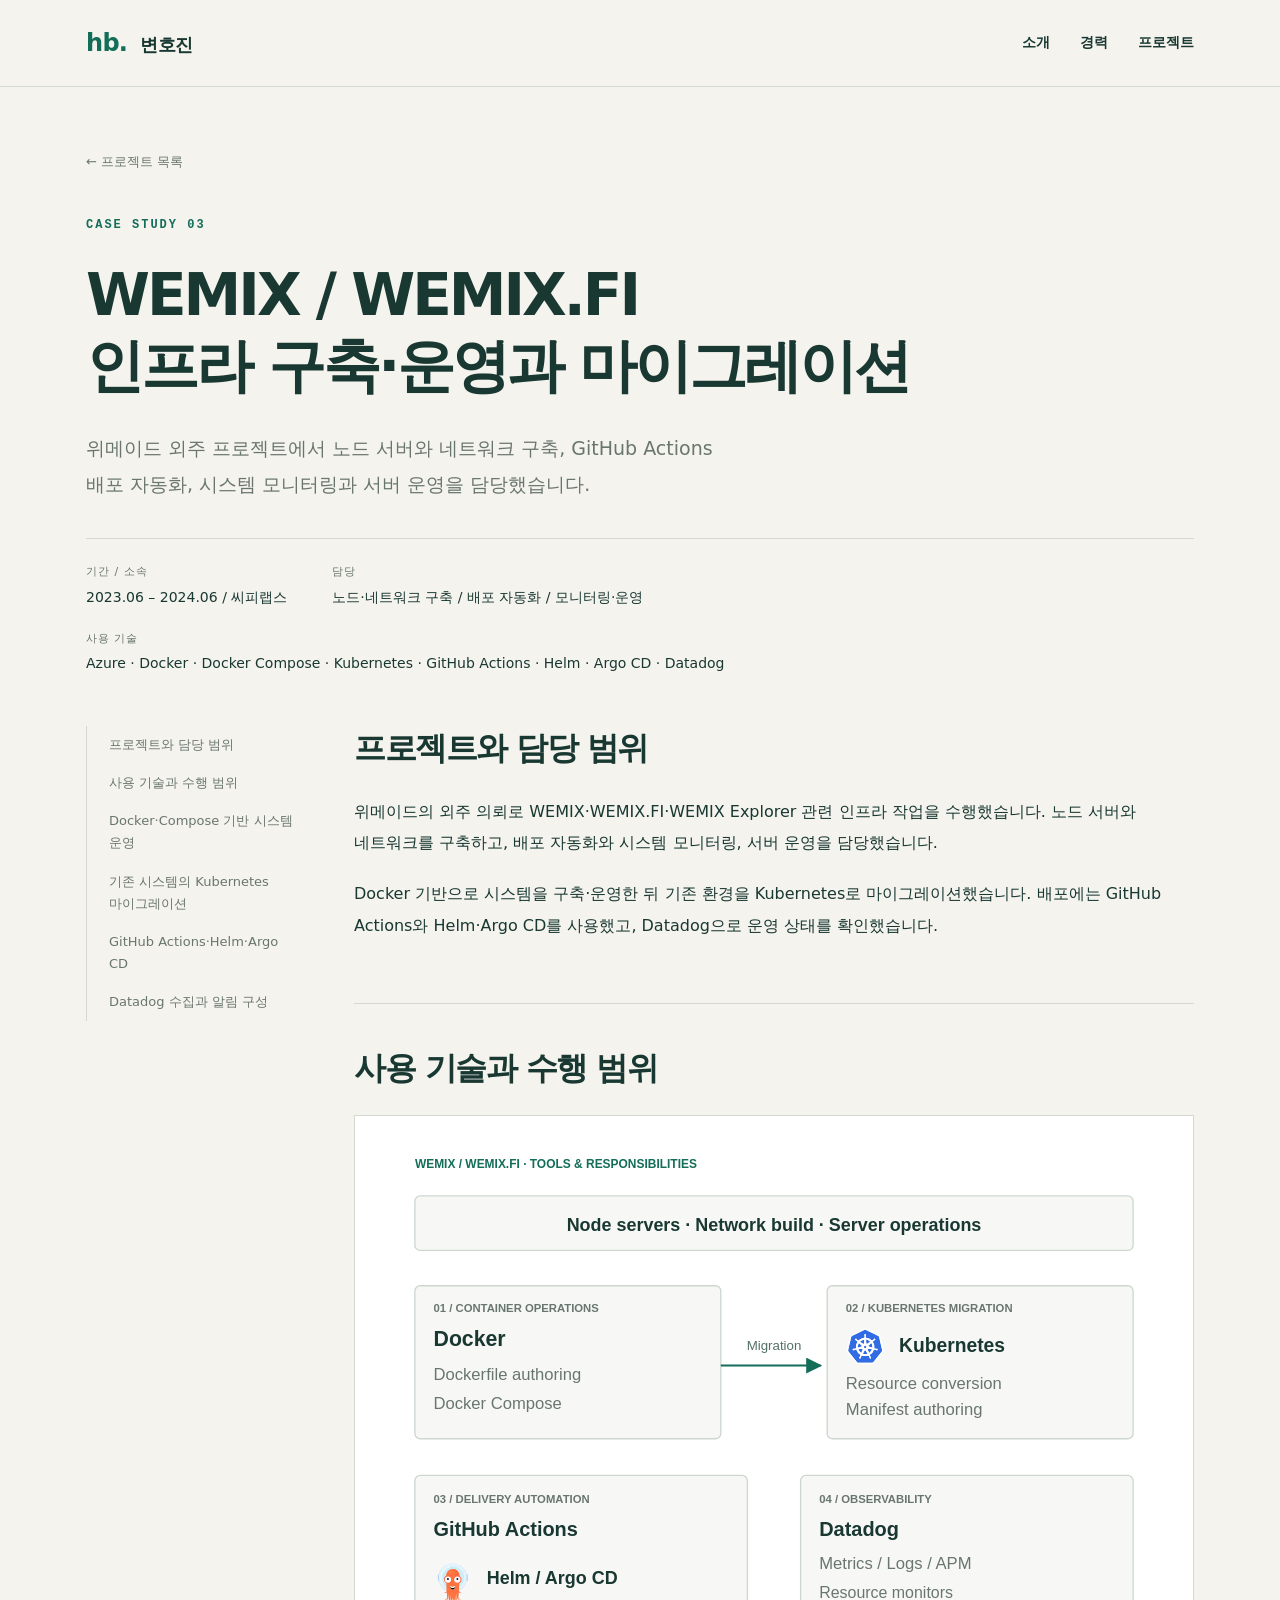
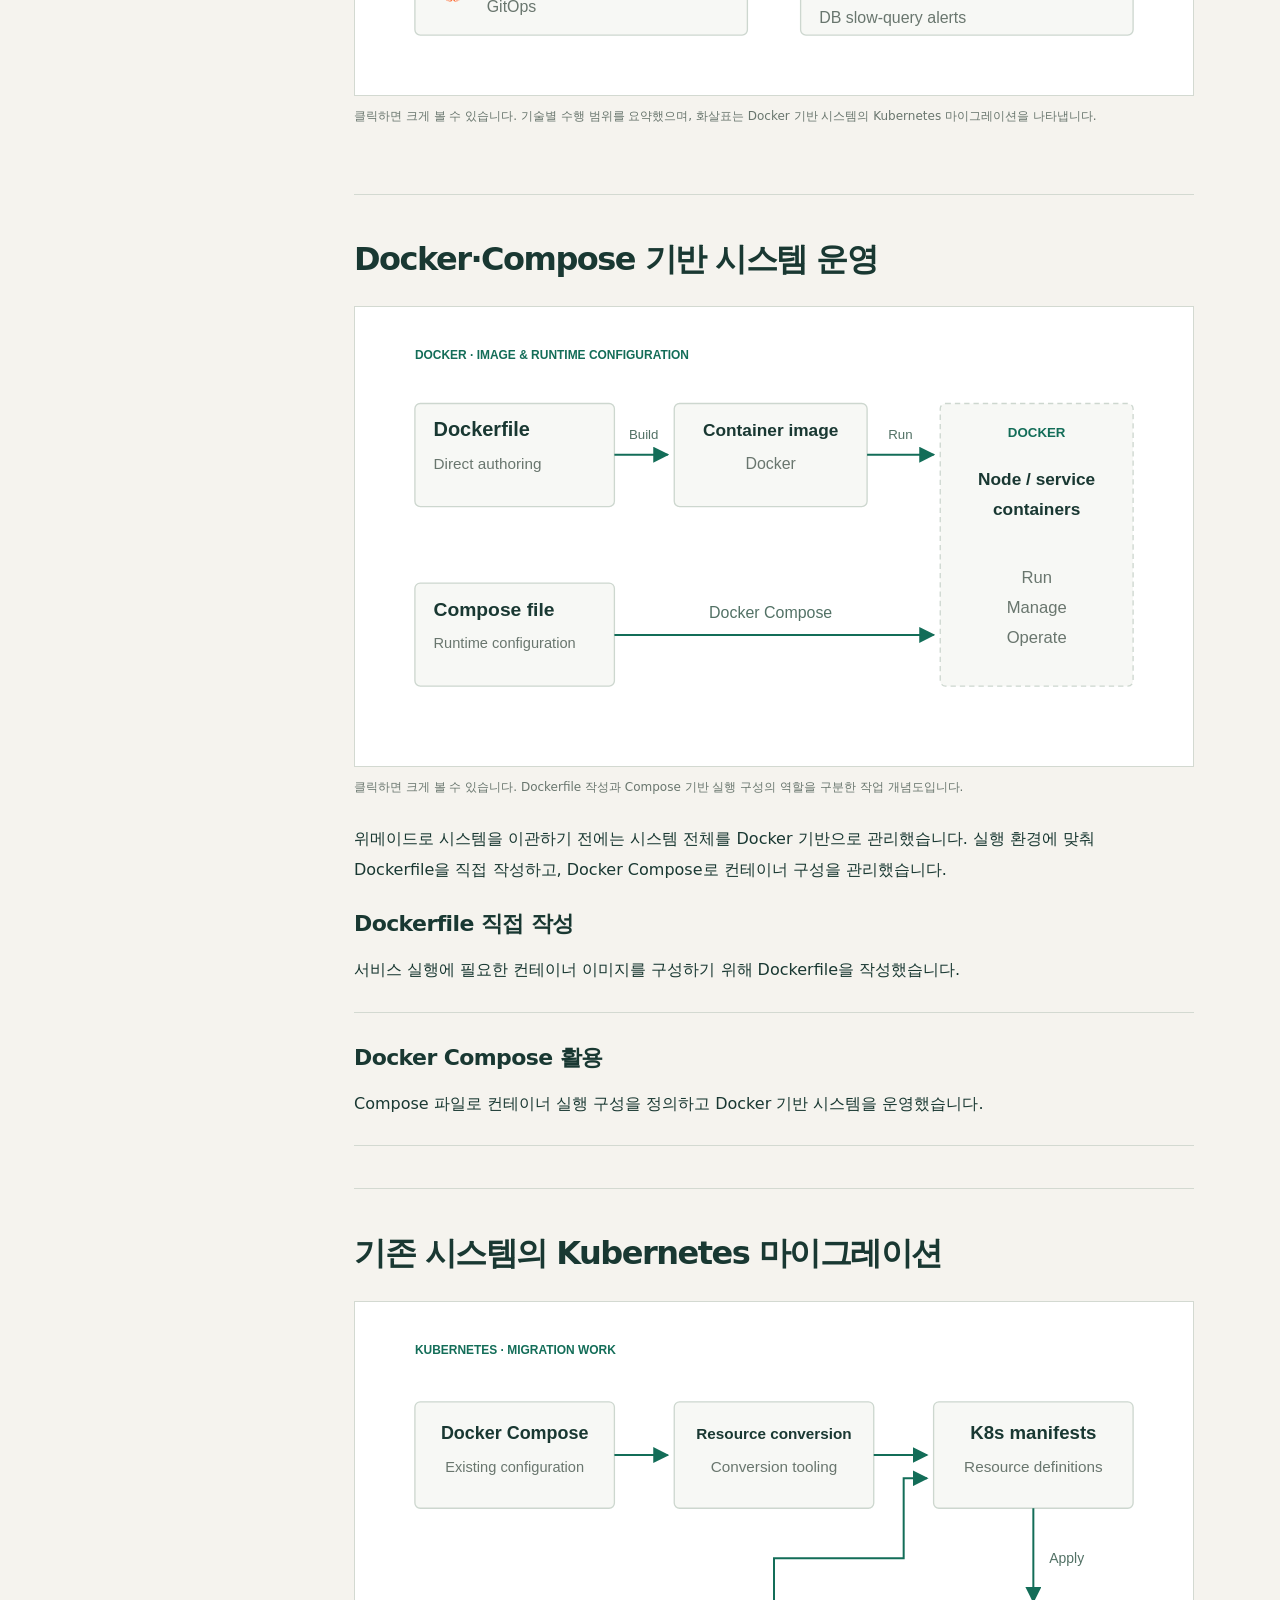
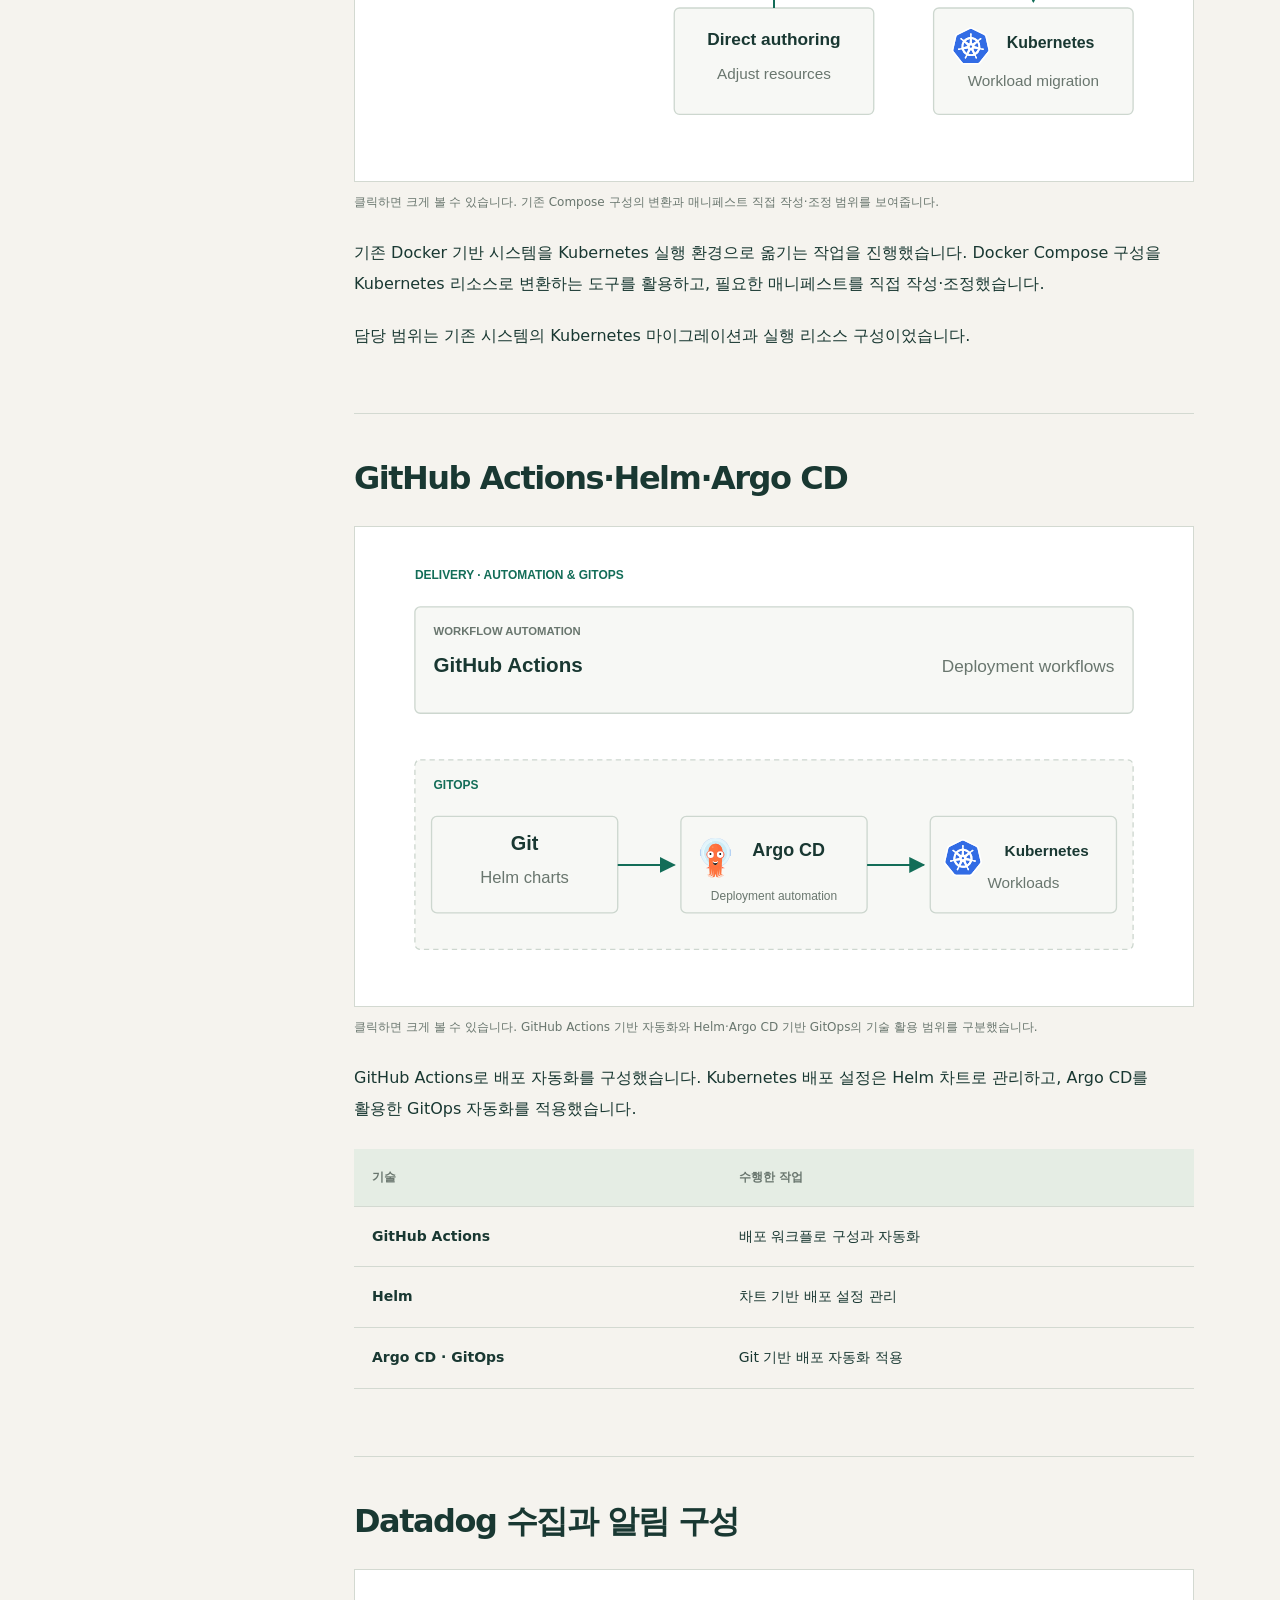
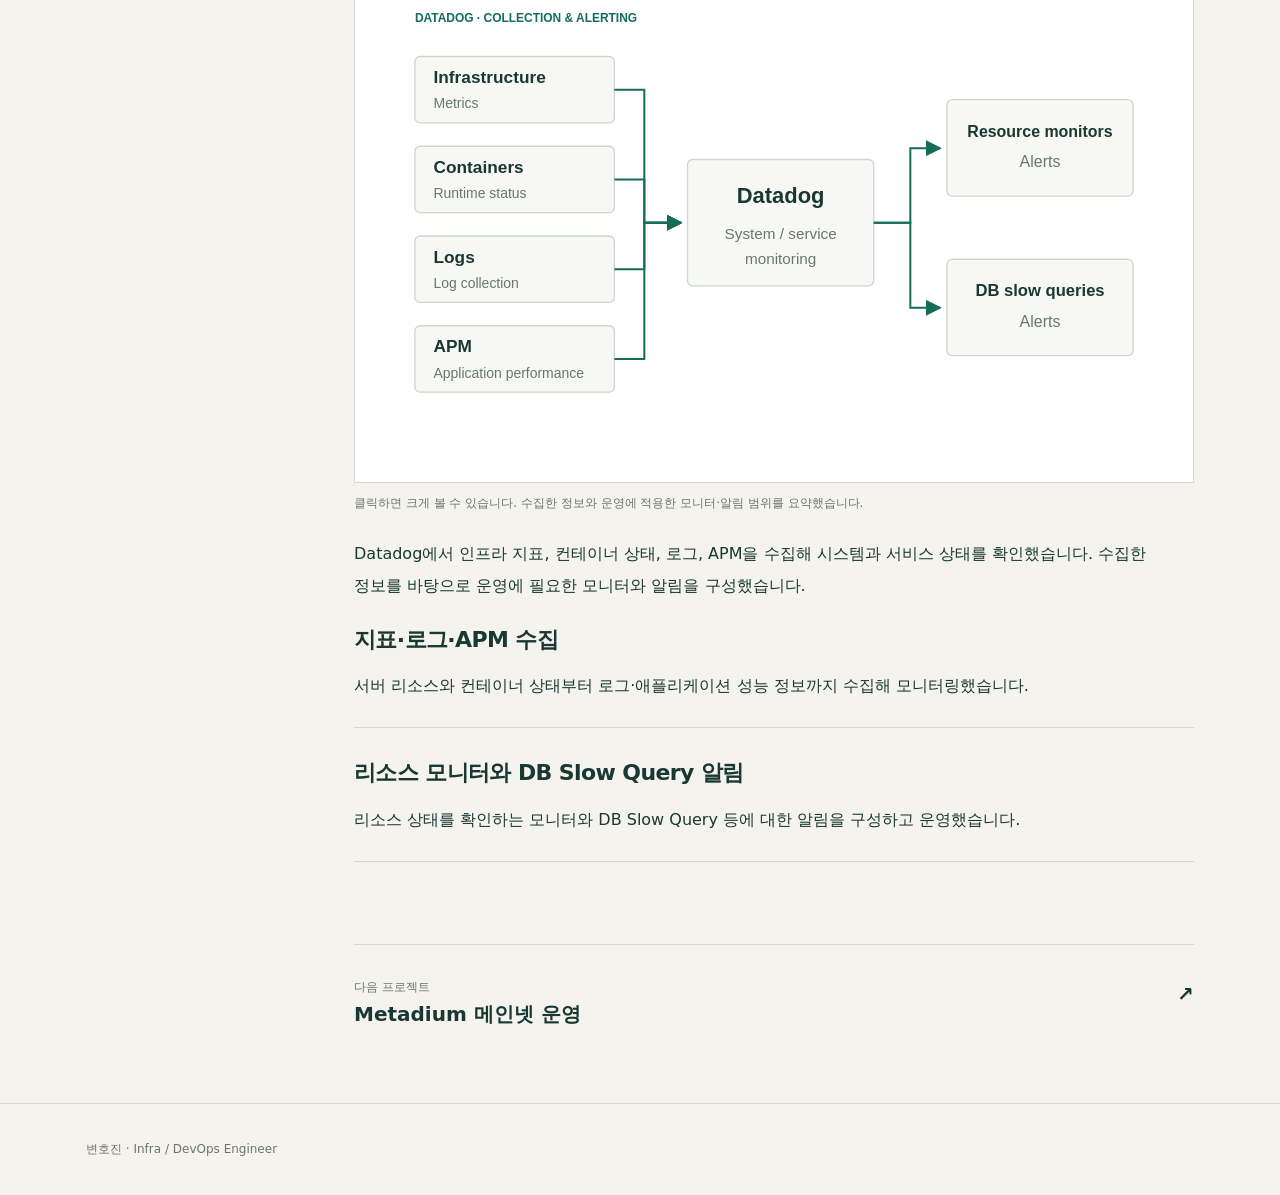
<file: wemix.html>
<!doctype html><html lang="ko"><head><meta charset="utf-8"><meta name="viewport" content="width=device-width,initial-scale=1"><title>WEMIX / WEMIX.FI 인프라 구축·운영과 마이그레이션 · 변호진</title><meta name="description" content="위메이드 외주 프로젝트에서 노드 서버와 네트워크 구축, GitHub Actions 배포 자동화, 시스템 모니터링과 서버 운영을 담당했습니다."><meta name="theme-color" content="#193832"><link rel="stylesheet" href="assets/style.css"><script src="assets/app.js?v=wemix-details-v1" defer></script></head><body><a class="skip" href="#main">본문으로 바로가기</a><header class="top"><div class="wrap top-inner"><a class="brand" href="index.html"><span>hb.</span>변호진</a><nav aria-label="주요 메뉴"><a href="index.html#about">소개</a><a href="index.html#experience">경력</a><a href="index.html#work">프로젝트</a></nav></div></header>
<main id="main"><div class="wrap"><header class="case-hero"><a class="back" href="index.html#work">← 프로젝트 목록</a><p class="eyebrow">CASE STUDY 03</p><h1>WEMIX / WEMIX.FI<br>인프라 구축·운영과 마이그레이션</h1><p class="lead">위메이드 외주 프로젝트에서 노드 서버와 네트워크 구축, GitHub Actions 배포 자동화, 시스템 모니터링과 서버 운영을 담당했습니다.</p><div class="case-meta"><div><span>기간 / 소속</span>2023.06 – 2024.06 / 씨피랩스</div><div><span>담당</span>노드·네트워크 구축 / 배포 자동화 / 모니터링·운영</div><div><span>사용 기술</span>Azure · Docker · Docker Compose · Kubernetes · GitHub Actions · Helm · Argo CD · Datadog</div></div></header><div class="case-layout"><aside class="toc" aria-label="이 페이지 목차"><a href="#scope">프로젝트와 담당 범위</a><a href="#wemix-overview">사용 기술과 수행 범위</a><a href="#containers">Docker·Compose 기반 시스템 운영</a><a href="#migration">기존 시스템의 Kubernetes 마이그레이션</a><a href="#delivery">GitHub Actions·Helm·Argo CD</a><a href="#monitoring">Datadog 수집과 알림 구성</a></aside><article class="case-content">
<section id="scope"><h2>프로젝트와 담당 범위</h2><p>위메이드의 외주 의뢰로 WEMIX·WEMIX.FI·WEMIX Explorer 관련 인프라 작업을 수행했습니다. 노드 서버와 네트워크를 구축하고, 배포 자동화와 시스템 모니터링, 서버 운영을 담당했습니다.</p><p>Docker 기반으로 시스템을 구축·운영한 뒤 기존 환경을 Kubernetes로 마이그레이션했습니다. 배포에는 GitHub Actions와 Helm·Argo CD를 사용했고, Datadog으로 운영 상태를 확인했습니다.</p></section>
<section id="wemix-overview"><h2>사용 기술과 수행 범위</h2><figure class="architecture"><button type="button" data-open-wemix-overview aria-label="WEMIX 기술별 수행 범위 그림 확대"><img src="assets/wemix-technologies.svg" alt="Dockerfile·Docker Compose 운영, Kubernetes 마이그레이션, GitHub Actions·Helm·Argo CD 배포 자동화와 Datadog 모니터링의 수행 범위" width="1200" height="810" loading="lazy"></button><figcaption>클릭하면 크게 볼 수 있습니다. 기술별 수행 범위를 요약했으며, 화살표는 Docker 기반 시스템의 Kubernetes 마이그레이션을 나타냅니다.</figcaption></figure><dialog id="wemix-overview-dialog" aria-label="WEMIX 기술별 수행 범위 확대"><button type="button" class="close">닫기 ×</button><div class="dialog-inner"><img src="assets/wemix-technologies.svg" alt="WEMIX 기술별 수행 범위 확대 이미지"></div></dialog></section>
<section id="containers"><h2>Docker·Compose 기반 시스템 운영</h2><figure class="architecture"><button type="button" data-open-wemix-docker aria-label="Docker·Compose 운영 흐름 그림 확대"><img src="assets/wemix-docker-workflow.svg" alt="Dockerfile의 이미지 빌드와 Docker Compose의 컨테이너 실행 구성 관리" width="1200" height="630" loading="lazy"></button><figcaption>클릭하면 크게 볼 수 있습니다. Dockerfile 작성과 Compose 기반 실행 구성의 역할을 구분한 작업 개념도입니다.</figcaption></figure><dialog id="wemix-docker-dialog" aria-label="Docker·Compose 운영 흐름 확대"><button type="button" class="close">닫기 ×</button><div class="dialog-inner"><img src="assets/wemix-docker-workflow.svg" alt="Docker·Compose 운영 흐름 확대 이미지"></div></dialog><p>위메이드로 시스템을 이관하기 전에는 시스템 전체를 Docker 기반으로 관리했습니다. 실행 환경에 맞춰 Dockerfile을 직접 작성하고, Docker Compose로 컨테이너 구성을 관리했습니다.</p><div class="decision"><h3>Dockerfile 직접 작성</h3><p>서비스 실행에 필요한 컨테이너 이미지를 구성하기 위해 Dockerfile을 작성했습니다.</p></div><div class="decision"><h3>Docker Compose 활용</h3><p>Compose 파일로 컨테이너 실행 구성을 정의하고 Docker 기반 시스템을 운영했습니다.</p></div></section>
<section id="migration"><h2>기존 시스템의 Kubernetes 마이그레이션</h2><figure class="architecture"><button type="button" data-open-wemix-migration aria-label="Kubernetes 마이그레이션 작업 그림 확대"><img src="assets/wemix-kubernetes-migration.svg" alt="기존 Compose 구성의 리소스 변환과 직접 작성·조정을 거쳐 Kubernetes로 이전하는 작업 흐름" width="1200" height="660" loading="lazy"></button><figcaption>클릭하면 크게 볼 수 있습니다. 기존 Compose 구성의 변환과 매니페스트 직접 작성·조정 범위를 보여줍니다.</figcaption></figure><dialog id="wemix-migration-dialog" aria-label="Kubernetes 마이그레이션 작업 확대"><button type="button" class="close">닫기 ×</button><div class="dialog-inner"><img src="assets/wemix-kubernetes-migration.svg" alt="Kubernetes 마이그레이션 작업 확대 이미지"></div></dialog><p>기존 Docker 기반 시스템을 Kubernetes 실행 환경으로 옮기는 작업을 진행했습니다. Docker Compose 구성을 Kubernetes 리소스로 변환하는 도구를 활용하고, 필요한 매니페스트를 직접 작성·조정했습니다.</p><p>담당 범위는 기존 시스템의 Kubernetes 마이그레이션과 실행 리소스 구성이었습니다.</p></section>
<section id="delivery"><h2>GitHub Actions·Helm·Argo CD</h2><figure class="architecture"><button type="button" data-open-wemix-delivery aria-label="배포 자동화와 GitOps 그림 확대"><img src="assets/wemix-gitops-delivery.svg" alt="GitHub Actions 배포 워크플로와 Git의 Helm 차트·Argo CD·Kubernetes로 이어지는 GitOps 구성" width="1200" height="660" loading="lazy"></button><figcaption>클릭하면 크게 볼 수 있습니다. GitHub Actions 기반 자동화와 Helm·Argo CD 기반 GitOps의 기술 활용 범위를 구분했습니다.</figcaption></figure><dialog id="wemix-delivery-dialog" aria-label="배포 자동화와 GitOps 확대"><button type="button" class="close">닫기 ×</button><div class="dialog-inner"><img src="assets/wemix-gitops-delivery.svg" alt="배포 자동화와 GitOps 확대 이미지"></div></dialog><p>GitHub Actions로 배포 자동화를 구성했습니다. Kubernetes 배포 설정은 Helm 차트로 관리하고, Argo CD를 활용한 GitOps 자동화를 적용했습니다.</p><div class="wide-table"><table><thead><tr><th scope="col">기술</th><th scope="col">수행한 작업</th></tr></thead><tbody><tr><td>GitHub Actions</td><td>배포 워크플로 구성과 자동화</td></tr><tr><td>Helm</td><td>차트 기반 배포 설정 관리</td></tr><tr><td>Argo CD · GitOps</td><td>Git 기반 배포 자동화 적용</td></tr></tbody></table></div></section>
<section id="monitoring"><h2>Datadog 수집과 알림 구성</h2><figure class="architecture"><button type="button" data-open-wemix-monitoring aria-label="Datadog 수집과 알림 그림 확대"><img src="assets/wemix-datadog-observability.svg" alt="인프라 지표·컨테이너 상태·로그·APM 수집과 리소스·DB Slow Query 모니터 및 알림" width="1200" height="710" loading="lazy"></button><figcaption>클릭하면 크게 볼 수 있습니다. 수집한 정보와 운영에 적용한 모니터·알림 범위를 요약했습니다.</figcaption></figure><dialog id="wemix-monitoring-dialog" aria-label="Datadog 수집과 알림 확대"><button type="button" class="close">닫기 ×</button><div class="dialog-inner"><img src="assets/wemix-datadog-observability.svg" alt="Datadog 수집과 알림 확대 이미지"></div></dialog><p>Datadog에서 인프라 지표, 컨테이너 상태, 로그, APM을 수집해 시스템과 서비스 상태를 확인했습니다. 수집한 정보를 바탕으로 운영에 필요한 모니터와 알림을 구성했습니다.</p><div class="decision"><h3>지표·로그·APM 수집</h3><p>서버 리소스와 컨테이너 상태부터 로그·애플리케이션 성능 정보까지 수집해 모니터링했습니다.</p></div><div class="decision"><h3>리소스 모니터와 DB Slow Query 알림</h3><p>리소스 상태를 확인하는 모니터와 DB Slow Query 등에 대한 알림을 구성하고 운영했습니다.</p></div></section>
<a class="next" href="metadium.html"><div><span>다음 프로젝트</span><strong>Metadium 메인넷 운영</strong></div><strong aria-hidden="true">↗</strong></a></article></div></div></main><footer><div class="wrap foot"><span>변호진 · Infra / DevOps Engineer</span></div></footer></body></html>
</file>
<file: assets/style.css>
:root{--paper:#f5f3ee;--white:#fff;--ink:#193832;--muted:#69766e;--line:#d3d9d1;--green:#136d58;--pale:#e5ede4;--orange:#d27345;--max:1180px}*{box-sizing:border-box}html{scroll-behavior:smooth;scroll-padding-top:100px}body{margin:0;background:var(--paper);color:var(--ink);font-family:system-ui,-apple-system,BlinkMacSystemFont,'Segoe UI','Noto Sans KR',sans-serif;word-break:keep-all;line-height:1.7}a{color:inherit;text-decoration:none}button{font:inherit}a:focus-visible,button:focus-visible{outline:3px solid var(--orange);outline-offset:5px}.skip{position:fixed;top:-60px;left:20px;background:var(--ink);color:white;padding:10px;z-index:100}.skip:focus{top:10px}.wrap{max-width:var(--max);padding:0 36px;margin:auto}.top{background:rgba(245,243,238,.97);border-bottom:1px solid var(--line);position:sticky;top:0;z-index:10}.top-inner{display:flex;align-items:center;justify-content:space-between;min-height:86px;gap:20px}.brand{font-size:18px;letter-spacing:-.7px;font-weight:800}.brand span{color:var(--green);margin-right:13px;font-size:24px}nav{display:flex;gap:30px;font-size:14px;font-weight:600}nav a{padding:8px 0}nav a:hover,nav a[aria-current=page]{color:var(--green);text-decoration:underline;text-underline-offset:8px}.hero{padding:96px 0 75px}.eyebrow{font-family:ui-monospace,monospace;font-size:12px;letter-spacing:2px;text-transform:uppercase;color:var(--green);margin:0 0 25px;font-weight:600}.hero-grid{display:grid;grid-template-columns:1.6fr .65fr;gap:65px;align-items:end}h1{font-size:clamp(38px,5.3vw,70px);line-height:1.22;letter-spacing:-3px;margin:0 0 28px;font-weight:750}.lead{font-size:19px;color:var(--muted);max-width:660px;line-height:1.9;margin:0 0 30px}.hero-aside{border-left:1px solid var(--line);padding-left:35px;padding-bottom:7px}.hero-aside strong{display:block;font-size:64px;letter-spacing:-3px;line-height:1.2}.hero-aside small{display:block;font-size:13px;color:var(--muted);margin-top:5px}.hero-aside p{font-size:14px;margin-top:30px}.text-link{font-weight:650;font-size:15px;border-bottom:1px solid var(--green);padding-bottom:6px}.text-link::after{content:' ↗';margin-left:10px;color:var(--green)}.text-link:hover{color:var(--green)}.section{padding:70px 0;border-top:1px solid var(--line)}.section-head{display:flex;align-items:baseline;justify-content:space-between;gap:20px;margin-bottom:36px}.section-head h2{margin:0}.section-head p{color:var(--muted);font-size:13px}h2{font-size:32px;letter-spacing:-1.5px;line-height:1.4;margin:0 0 25px}h3{font-size:22px;letter-spacing:-.6px;margin:0 0 12px}p{margin:0 0 20px}.project{display:grid;grid-template-columns:65px 1fr 240px 40px;align-items:center;gap:20px;border-top:1px solid var(--line);padding:34px 0;transition:color .15s}.project:last-child{border-bottom:1px solid var(--line)}.project:hover{color:var(--green)}.project-num{font:14px ui-monospace,monospace;color:var(--muted)}.project h3{font-size:27px;margin:0 0 9px}.project p{margin:0;color:var(--muted);font-size:15px}.project-tech{font-size:13px;color:var(--muted);line-height:1.9}.project-arrow{font-size:28px;color:var(--green)}.feature{display:grid;grid-template-columns:1fr 1fr;gap:65px;align-items:center}.feature .image-preview{background:white;border:1px solid var(--line);height:330px;overflow:hidden;padding:20px}.image-preview img{width:100%;height:100%;object-fit:contain}.feature p{color:var(--muted);font-size:16px}.about{display:grid;grid-template-columns:1fr 2fr;gap:80px}.about p{font-size:19px;line-height:1.9}.credentials{font-size:14px!important;color:var(--muted)}footer{border-top:1px solid var(--line);padding:35px 0;margin-top:40px;font-size:12px;color:var(--muted)}.foot{display:flex;justify-content:space-between;gap:20px}.case-hero{padding:60px 0 50px}.back{font-size:13px;color:var(--muted);display:inline-block;margin-bottom:42px}.back:hover{color:var(--green)}.case-hero h1{font-size:clamp(36px,4.6vw,58px);max-width:1000px}.case-meta{display:flex;flex-wrap:wrap;gap:20px 45px;border-top:1px solid var(--line);padding-top:24px;margin-top:36px;font-size:14px}.case-meta span{display:block;color:var(--muted);font-size:11px;letter-spacing:1px;margin-bottom:4px}.case-layout{display:grid;grid-template-columns:210px 1fr;gap:58px;align-items:start}.toc{position:sticky;top:120px;font-size:13px;border-left:1px solid var(--line);padding-left:22px}.toc a{display:block;color:var(--muted);padding:8px 0}.toc a:hover{color:var(--green)}.case-content section{padding:42px 0;border-top:1px solid var(--line)}.case-content section:first-child{padding-top:0;border:0}.case-content p{font-size:16px;line-height:1.95}.case-content ul{padding-left:22px}.case-content li{padding:5px 0}.architecture{margin:25px 0}.architecture button{width:100%;background:white;border:1px solid var(--line);padding:20px;cursor:zoom-in}.architecture img{display:block;width:100%;height:auto}.architecture figcaption{font-size:12px;line-height:1.7;color:var(--muted);margin-top:10px}.wide-table{overflow-x:auto;margin:25px 0}table{border-collapse:collapse;width:100%;font-size:14px;min-width:540px}th{text-align:left;font-size:12px;color:var(--muted);font-weight:600;background:var(--pale)}th,td{padding:18px;border-bottom:1px solid var(--line);vertical-align:top}td:first-child{font-weight:650;min-width:130px}.decision{padding:26px 0;border-bottom:1px solid var(--line)}.decision:first-of-type{padding-top:0}.decision .number{font-family:ui-monospace,monospace;color:var(--green);font-size:12px;margin-bottom:8px}.decision p{margin:10px 0 0}.aside-note{border-left:3px solid var(--green);padding:15px 20px;background:var(--pale);font-size:14px!important;color:#3d584d}.flow{list-style:none;padding:0!important;counter-reset:flow;margin:28px 0}.flow li{counter-increment:flow;display:grid;grid-template-columns:40px 1fr;gap:14px;padding:18px 0;border-bottom:1px solid var(--line)}.flow li:before{content:counter(flow,decimal-leading-zero);font:13px ui-monospace,monospace;color:var(--green);padding-top:4px}.flow strong{display:block}.flow span{display:block;color:var(--muted);font-size:14px}.cost-hero{display:flex;align-items:baseline;gap:20px;margin:30px 0}.cost-hero strong{font-size:80px;line-height:1.2;letter-spacing:-4px;color:var(--green)}.cost-hero span{color:var(--muted)}.cost-chart{padding:28px;background:var(--white);border:1px solid var(--line);margin:20px 0}.bar-row{display:grid;grid-template-columns:80px 1fr;gap:12px;align-items:center;margin:18px 0;font-size:13px}.bar-track{height:48px;display:flex;align-items:center}.bar{height:42px;background:#9aaca3;display:flex;align-items:center;padding:0 14px;color:white;font-weight:700;min-width:95px}.bar.after{background:var(--green)}.chart-note{font-size:12px!important;color:var(--muted);margin-top:18px}.next{padding:32px 0;margin-top:40px;border-top:1px solid var(--line);display:flex;justify-content:space-between;gap:20px}.next span{font-size:12px;color:var(--muted);display:block}.next strong{font-size:20px}.tool-block{margin:28px 0 40px;padding-left:25px;border-left:2px solid var(--green)}dialog{width:min(96vw,1600px);max-width:none;max-height:94vh;padding:20px;border:1px solid var(--line);background:white}dialog::backdrop{background:rgba(13,29,24,.8)}dialog img{display:block;width:100%;height:auto}dialog .close{position:sticky;top:0;float:right;padding:8px 14px;background:var(--ink);color:white;border:0;cursor:pointer}.dialog-inner{overflow:auto;clear:both;max-height:80vh}.empty-screenshot{display:none}@media(max-width:800px){.wrap{padding:0 23px}.top-inner{min-height:72px}nav{gap:15px;font-size:12px}.brand{font-size:15px}.brand span{margin-right:7px}.hero{padding:62px 0 50px}.hero-grid{grid-template-columns:1fr;gap:32px}.hero-aside{border-left:0;border-top:1px solid var(--line);padding:20px 0 0;display:flex;gap:35px;align-items:center}.hero-aside strong{font-size:48px}.hero-aside p{margin:0;font-size:12px}.lead{font-size:17px}.section{padding:45px 0}.section-head{align-items:start;flex-direction:column;gap:0}.project{grid-template-columns:35px 1fr 25px;gap:12px;padding:25px 0}.project h3{font-size:22px}.project-tech{display:block;grid-column:2;grid-row:2}.project-arrow{grid-column:3;grid-row:1}.feature,.about{grid-template-columns:1fr;gap:28px}.feature .image-preview{height:280px}.case-layout{display:block}.toc{position:static;display:flex;gap:18px;overflow:auto;white-space:nowrap;border:0;padding:0 0 20px}.toc a{padding:7px 0}.case-hero{padding-top:35px}.case-hero h1{letter-spacing:-1.7px}.case-meta{gap:20px}.case-content section{padding:32px 0}.architecture{margin-left:-10px;margin-right:-10px}.architecture button{padding:8px}.cost-hero strong{font-size:64px}.cost-chart{padding:16px}.bar-row{grid-template-columns:55px 1fr}.bar{font-size:12px;padding:0 8px}.foot{flex-direction:column;gap:8px}.next strong{font-size:17px}.about p{font-size:17px}}@media(prefers-reduced-motion:reduce){html{scroll-behavior:auto}*{transition:none!important}}

.intro{border-top:0;padding-top:72px}.contact-email{display:inline-flex;flex-wrap:wrap;gap:8px 14px;align-items:baseline;font-size:14px;color:var(--ink)}.contact-email span{font:11px ui-monospace,monospace;letter-spacing:1px;color:var(--muted);text-transform:uppercase}.contact-email:hover{text-decoration:underline;text-underline-offset:5px}@media(max-width:800px){.intro{padding-top:45px}.contact-email{font-size:13px}}

.hero-contact{display:flex;align-items:center;gap:18px;flex-wrap:wrap;margin:0 0 20px}.social-link{display:inline-flex;align-items:center;justify-content:center;min-width:44px;min-height:44px;border-radius:6px}.social-link img{display:block;width:28px;height:28px}.social-link:hover{background:var(--pale)}
</file>
